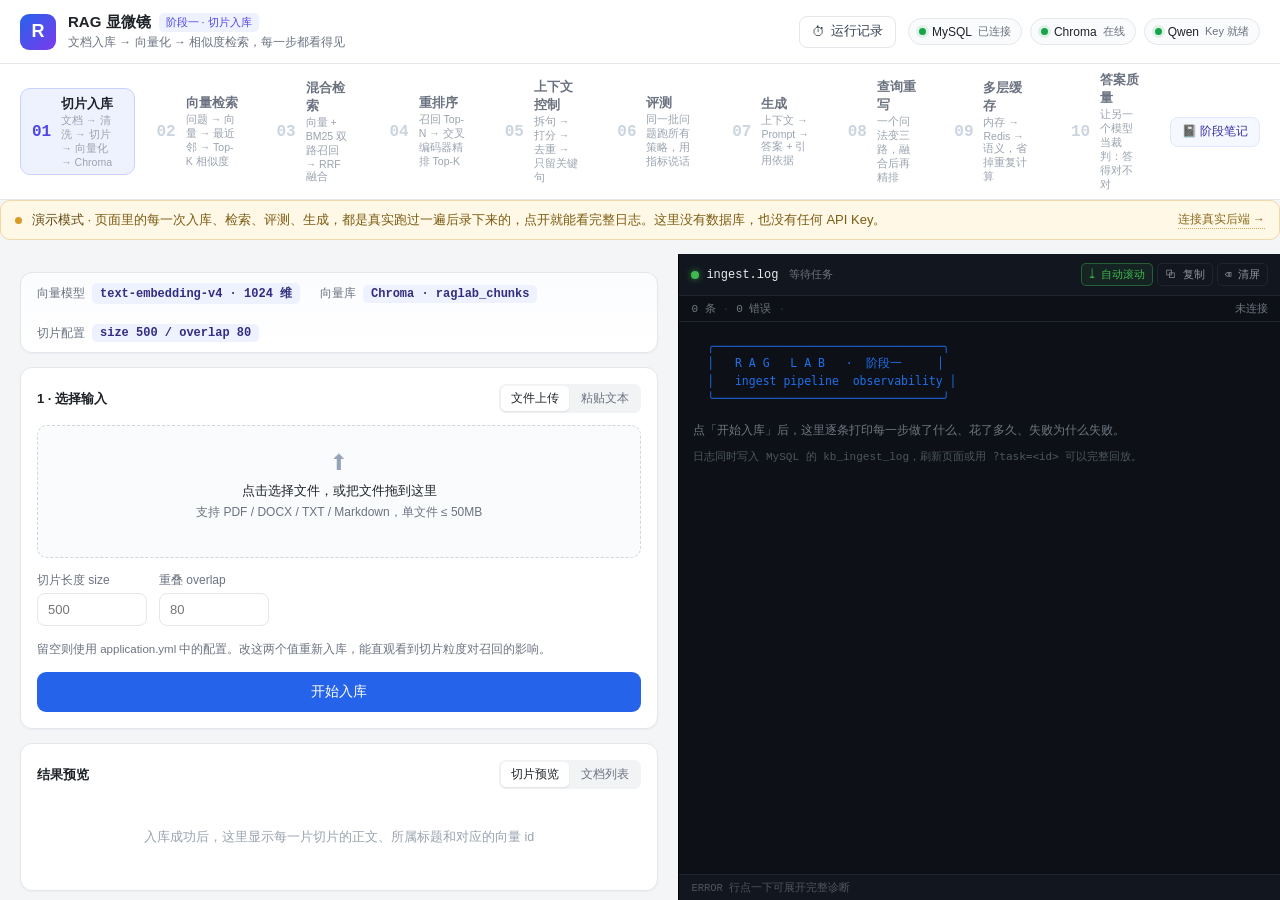
<file: index.html>
<!DOCTYPE html>
<html lang="zh-CN">
<head>
    <meta charset="UTF-8">
    <meta name="viewport" content="width=device-width, initial-scale=1.0">
    <title>RAG 显微镜 · 每一步都看得见</title>
    <link rel="stylesheet" href="./style.css?v=13">
</head>
<body>
<div class="app">
    <header class="topbar">
        <div class="brand">
            <div class="logo">R</div>
            <div class="brand-text">
                <h1>RAG 显微镜 <span class="phase" id="phaseBadge">阶段一 · 切片入库</span></h1>
                <p>文档入库 → 向量化 → 相似度检索，每一步都看得见</p>
            </div>
        </div>
        <div class="top-right">
            <button class="ghost-btn" id="btnRuns" title="查看历史运行记录（入库 / 检索）">
                <span class="gb-icon">⏱</span>
                <span>运行记录</span>
            </button>
            <div class="health" id="health">
                <div class="pill" data-key="mysql"><i></i><span>MySQL</span><em>检测中</em></div>
                <div class="pill" data-key="chroma"><i></i><span>Chroma</span><em>检测中</em></div>
                <div class="pill" data-key="qwen"><i></i><span>Qwen</span><em>检测中</em></div>
            </div>
        </div>
    </header>

    <!-- ==================== 阶段导航 ==================== -->
    <nav class="stage-nav">
        <button class="stage-tab active" data-stage="1">
            <span class="st-num">01</span>
            <span class="st-text">
                <b>切片入库</b>
                <i>文档 → 清洗 → 切片 → 向量化 → Chroma</i>
            </span>
        </button>
        <button class="stage-tab" data-stage="2">
            <span class="st-num">02</span>
            <span class="st-text">
                <b>向量检索</b>
                <i>问题 → 向量 → 最近邻 → Top-K 相似度</i>
            </span>
        </button>
        <button class="stage-tab" data-stage="3">
            <span class="st-num">03</span>
            <span class="st-text">
                <b>混合检索</b>
                <i>向量 + BM25 双路召回 → RRF 融合</i>
            </span>
        </button>
        <button class="stage-tab" data-stage="4">
            <span class="st-num">04</span>
            <span class="st-text">
                <b>重排序</b>
                <i>召回 Top-N → 交叉编码器精排 Top-K</i>
            </span>
        </button>
        <button class="stage-tab" data-stage="5">
            <span class="st-num">05</span>
            <span class="st-text">
                <b>上下文控制</b>
                <i>拆句 → 打分 → 去重 → 只留关键句</i>
            </span>
        </button>
        <button class="stage-tab" data-stage="6">
            <span class="st-num">06</span>
            <span class="st-text">
                <b>评测</b>
                <i>同一批问题跑所有策略，用指标说话</i>
            </span>
        </button>
        <button class="stage-tab" data-stage="7">
            <span class="st-num">07</span>
            <span class="st-text">
                <b>生成</b>
                <i>上下文 → Prompt → 答案 + 引用依据</i>
            </span>
        </button>
        <button class="stage-tab" data-stage="8">
            <span class="st-num">08</span>
            <span class="st-text">
                <b>查询重写</b>
                <i>一个问法变三路，融合后再精排</i>
            </span>
        </button>
        <button class="stage-tab" data-stage="9">
            <span class="st-num">09</span>
            <span class="st-text">
                <b>多层缓存</b>
                <i>内存 → Redis → 语义，省掉重复计算</i>
            </span>
        </button>
        <button class="stage-tab" data-stage="10">
            <span class="st-num">10</span>
            <span class="st-text">
                <b>答案质量</b>
                <i>让另一个模型当裁判：答得对不对</i>
            </span>
        </button>
        <button class="note-btn" id="btnNotes" title="跳到当前阶段的笔记：开发总结 + 学习笔记">📓 阶段笔记</button>
    </nav>

    <main class="workspace">
        <div class="stage-panes">
        <!-- ==================== 阶段一：入库 ==================== -->
        <section class="left" id="stage1Pane">
            <div class="card pipeline-info">
                <div class="pi-row"><span>向量模型</span><b id="piModel">检测中…</b></div>
                <div class="pi-row"><span>向量库</span><b id="piChroma">检测中…</b></div>
                <div class="pi-row"><span>切片配置</span><b id="piChunk">检测中…</b></div>
            </div>

            <div class="card">
                <div class="card-head">
                    <h2>1 · 选择输入</h2>
                    <div class="tabs">
                        <button class="tab active" data-tab="file">文件上传</button>
                        <button class="tab" data-tab="text">粘贴文本</button>
                    </div>
                </div>

                <div class="tab-body" id="pane-file">
                    <div class="dropzone" id="dropzone">
                        <input type="file" id="fileInput" accept=".pdf,.docx,.txt,.md,.markdown" hidden>
                        <div class="dz-icon">⬆</div>
                        <div class="dz-main">点击选择文件，或把文件拖到这里</div>
                        <div class="dz-sub">支持 PDF / DOCX / TXT / Markdown，单文件 ≤ 50MB</div>
                        <div class="dz-file" id="pickedFile"></div>
                    </div>
                </div>

                <div class="tab-body hidden" id="pane-text">
                    <input type="text" id="textName" class="input" placeholder="文档名（用于检索时溯源）">
                    <textarea id="textBody" class="textarea" rows="9"
                              placeholder="把文章或笔记粘进来，Markdown 标题会被识别成切片上下文…"></textarea>
                </div>

                <div class="params">
                    <label>
                        <span>切片长度 size</span>
                        <input type="number" id="chunkSize" class="input num" placeholder="500" min="100" max="4000">
                    </label>
                    <label>
                        <span>重叠 overlap</span>
                        <input type="number" id="chunkOverlap" class="input num" placeholder="80" min="0" max="500">
                    </label>
                    <p class="hint">留空则使用 application.yml 中的配置。改这两个值重新入库，能直观看到切片粒度对召回的影响。</p>
                </div>

                <button class="primary" id="btnStart">
                    <span class="btn-text">开始入库</span>
                    <span class="spinner hidden"></span>
                </button>
            </div>

            <div class="card" id="taskCard" style="display:none">
                <div class="card-head">
                    <h2>2 · 任务进度</h2>
                    <span class="badge-status" id="taskStatus">RUNNING</span>
                </div>
                <div class="task-line" id="taskMeta"></div>
                <div class="progress"><div class="progress-bar" id="progressBar"></div></div>
                <div class="task-stats">
                    <div><span id="statStage">—</span><small>当前步骤</small></div>
                    <div><span id="statChunks">0</span><small>切片数</small></div>
                    <div><span id="statVectors">0</span><small>已写向量</small></div>
                    <div><span id="statCost">0ms</span><small>耗时</small></div>
                </div>
                <div class="task-error hidden" id="taskError"></div>
            </div>

            <div class="card">
                <div class="card-head">
                    <h2>结果预览</h2>
                    <div class="tabs">
                        <button class="tab active" data-result="chunks">切片预览</button>
                        <button class="tab" data-result="docs">文档列表</button>
                    </div>
                </div>
                <div id="chunkPane" class="result-pane">
                    <div class="empty">入库成功后，这里显示每一片切片的正文、所属标题和对应的向量 id</div>
                </div>
                <div id="docPane" class="result-pane hidden">
                    <div class="empty">还没有入库过文档</div>
                </div>
            </div>
        </section>

        <!-- ==================== 阶段二：检索 ==================== -->
        <section class="left hidden" id="stage2Pane">
            <div class="card pipeline-info">
                <div class="pi-row"><span>检索方式</span><b>纯向量检索 · baseline</b></div>
                <div class="pi-row"><span>距离度量</span><b>cosine</b></div>
                <div class="pi-row"><span>相似度</span><b>1 - 距离</b></div>
            </div>

            <div class="card">
                <div class="card-head">
                    <h2>1 · 提问</h2>
                    <span class="hint-inline">用和文档同一个模型向量化</span>
                </div>
                <textarea id="queryInput" class="textarea" rows="3"
                          placeholder="问点什么，比如：大模型的幻觉问题怎么解决？（回车检索，Shift+回车换行）"></textarea>
                <div class="retrieve-bar">
                    <label>
                        <span>Top-K</span>
                        <select id="topK" class="input">
                            <option value="3">3</option>
                            <option value="5" selected>5</option>
                            <option value="8">8</option>
                            <option value="10">10</option>
                        </select>
                    </label>
                    <button class="primary" id="btnRetrieve">
                        <span class="btn-text">开始检索</span>
                        <span class="spinner hidden"></span>
                    </button>
                </div>
            </div>

            <div class="card" id="traceCard" style="display:none">
                <div class="card-head">
                    <h2>2 · 检索轨迹</h2>
                    <span class="badge-status" id="traceStatus">RUNNING</span>
                </div>
                <div class="task-stats">
                    <div><span id="tsDim">—</span><small>问题向量维度</small></div>
                    <div><span id="tsNorm">—</span><small>L2 范数</small></div>
                    <div><span id="tsTotal">—</span><small>库内向量数</small></div>
                    <div><span id="tsCost">—</span><small>总耗时</small></div>
                </div>
                <div class="ts-vector" id="tsVector"></div>
            </div>

            <div class="card">
                <div class="card-head">
                    <h2>3 · 命中结果</h2>
                    <span class="hint-inline" id="hitCount">等待检索</span>
                </div>
                <div id="hitPane" class="result-pane">
                    <div class="empty">提问后这里按相似度从高到低列出 Top-K。
                        点任意一条可以跳到阶段一，看这一片是怎么切出来的、向量长什么样。</div>
                </div>
            </div>

            <div class="card learn-note">
                <h4>快速理解这一步</h4>
                <p>
                    这里是<b>最朴素的向量检索</b>：问题转向量 → 在库里找最近的 K 条 → 按相似度排序。
                    不加任何优化，所以它是一把<b>尺子</b> —— 后面做混合检索、重排、查询重写，
                    都要拿这里的结果当对照，才知道到底提升没有。
                </p>
                <p>
                    观察两件事：
                </p>
                <ul>
                    <li><b>Top1 不一定是最能回答问题的</b>。向量只算「语义像不像」，
                        分不清「讲了这个概念」和「回答了这个问题」。这次 Top1 是
                        「为什么这么做有效？」，而直接给答案的排在 #2。</li>
                    <li><b>无关内容会混进来</b>。相似度 0.58 这种分数，主题沾边但答非所问。
                        Top-K 里通常只有前 1-2 条真正有用，这就是后面要压缩上下文的原因。</li>
                </ul>
                <p class="dim">
                    相似度落在 0.5~0.7 之间很常见 —— 中文语义向量本身就在这个区间浮动，
                    绝对值不代表好坏，<b>相对排序</b>才是。
                </p>
            </div>
        </section>

        <!-- ==================== 阶段三：混合检索 ==================== -->
        <section class="left hidden" id="stage3Pane">
            <div class="card pipeline-info">
                <div class="pi-row"><span>召回</span><b>向量 + BM25 双路</b></div>
                <div class="pi-row"><span>融合</span><b>RRF · 只看排名</b></div>
                <div class="pi-row"><span>分词</span><b>数字整串 + 中文 bigram</b></div>
            </div>

            <div class="card">
                <div class="card-head">
                    <h2>1 · 提问</h2>
                    <span class="hint-inline">两路各召回 N 条，RRF 融合后取 Top-K</span>
                </div>
                <textarea id="hybridQuery" class="textarea" rows="3"
                          placeholder="试试：match-case 语法怎么用（回车检索，Shift+回车换行）"></textarea>
                <div class="hybrid-params">
                    <label><span>向量 Top-N</span>
                        <input type="number" id="vecTopN" class="input num" value="20" min="5" max="50"></label>
                    <label><span>BM25 Top-N</span>
                        <input type="number" id="bm25TopN" class="input num" value="20" min="5" max="50"></label>
                    <label><span>最终 Top-K</span>
                        <select id="hybridTopK" class="input">
                            <option value="3">3</option>
                            <option value="5" selected>5</option>
                            <option value="8">8</option>
                        </select>
                    </label>
                    <label><span>RRF k</span>
                        <input type="number" id="rrfK" class="input num" value="60" min="1" max="1000"></label>
                </div>
                <button class="primary" id="btnHybrid">
                    <span class="btn-text">开始混合检索</span>
                    <span class="spinner hidden"></span>
                </button>
            </div>

            <div class="card" id="hybridTraceCard" style="display:none">
                <div class="card-head">
                    <h2>2 · 双路召回概览</h2>
                    <span class="badge-status" id="hybridStatus">RUNNING</span>
                </div>
                <div class="task-stats">
                    <div><span id="hyVecCount">—</span><small>向量召回</small></div>
                    <div><span id="hyBm25Count">—</span><small>BM25 召回</small></div>
                    <div><span id="hyOverlap">—</span><small>两路重叠</small></div>
                    <div><span id="hyCost">—</span><small>总耗时</small></div>
                </div>
                <div class="ts-vector" id="hyTokens"></div>
            </div>

            <div class="card">
                <div class="card-head">
                    <h2>3 · RRF 融合结果</h2>
                    <span class="hint-inline" id="hybridHitCount">等待检索</span>
                </div>
                <div id="hybridHitPane" class="result-pane">
                    <div class="empty">检索后这里按 RRF 分数排序，每条都会标注它在两路里原本排第几。</div>
                </div>
            </div>

            <div class="card learn-note">
                <h4>快速理解这一步</h4>
                <p>
                    <b>为什么加 BM25？</b> 向量检索算的是「语义像不像」，它分不清 Python 3.10 和 3.11；
                    BM25 算的是「这个词出现了没有」，能精确命中 <code>3.10</code> 这种字面量。
                    两路互补：一个管「意思接近」，一个管「字面对上」。
                </p>
                <p>
                    <b>为什么用 RRF 而不是加权求和？</b> 余弦相似度 0.62 和 BM25 分数 18.42 量纲完全不同，
                    没法相加（0.1 的余弦差等于多少 BM25 分？没人说得清）。RRF 只看排名，
                    把「第几名」换算成 <code>1/(k+rank)</code>，天然绕开量纲问题。
                </p>
                <p>
                    <b>观察这个：</b> 找一条 <span style="color:#16a34a;font-weight:600">双路</span> 标记的结果，
                    看它是不是在向量里排第 8、BM25 里排第 2，融合后顶到了第 1 —— 这就是「两边都说它相关」的加成。
                    <br>反过来，标 <span style="color:#d97706;font-weight:600">仅 BM25</span> 的那条，
                    通常是数字、编号、专业术语，向量模型完全没抓到。
                </p>
                <p class="dim">
                    ⚠️ RRF 也有副作用：它会给「两路都出现但都排中游」的候选加分，
                    偶尔把不相关的顶上来。如果日志里出现 <code>Top1 在两路里都不靠前</code> 的黄色警告，
                    就是这个情况 —— 那正是阶段四「重排序」要解决的问题。
                </p>
            </div>
        </section>

        <!-- ==================== 阶段四：重排序 ==================== -->
        <section class="left hidden" id="stage4Pane">
            <div class="card pipeline-info">
                <div class="pi-row"><span>两段式</span><b>召回 Top-N → 精排 Top-K</b></div>
                <div class="pi-row"><span>重排模型</span><b id="piRerankModel">gte-rerank-v2</b></div>
                <div class="pi-row"><span>模型类型</span><b>交叉编码器</b></div>
            </div>

            <div class="card">
                <div class="card-head">
                    <h2>1 · 提问</h2>
                    <span class="hint-inline">先粗召回，再让重排模型逐条判断相关性</span>
                </div>
                <textarea id="rerankQuery" class="textarea" rows="3"
                          placeholder="试试：Python 3.10 有什么新特性（回车检索）"></textarea>
                <div class="hybrid-params two">
                    <label><span>召回 Top-N</span>
                        <input type="number" id="recallTopN" class="input num" value="20" min="5" max="50"></label>
                    <label><span>保留 Top-K</span>
                        <select id="rerankTopK" class="input">
                            <option value="3">3</option>
                            <option value="5" selected>5</option>
                            <option value="8">8</option>
                        </select>
                    </label>
                </div>
                <button class="primary" id="btnRerank">
                    <span class="btn-text">开始重排</span>
                    <span class="spinner hidden"></span>
                </button>
            </div>

            <div class="card" id="rerankTraceCard" style="display:none">
                <div class="card-head">
                    <h2>2 · 重排概览</h2>
                    <span class="badge-status" id="rerankStatus">RUNNING</span>
                </div>
                <div class="task-stats">
                    <div><span id="rrRecall">—</span><small>召回候选</small></div>
                    <div><span id="rrScored">—</span><small>已打分</small></div>
                    <div><span id="rrTop1">—</span><small>Top1 重排分</small></div>
                    <div><span id="rrCost">—</span><small>总耗时</small></div>
                </div>
            </div>

            <div class="card">
                <div class="card-head">
                    <h2>3 · 重排结果</h2>
                    <span class="hint-inline" id="rerankHitCount">等待检索</span>
                </div>
                <div id="rerankHitPane" class="result-pane">
                    <div class="empty">重排后这里按相关性分排序，每条标注它在召回时的原始排名和升降幅度。</div>
                </div>
            </div>

            <div class="card" id="droppedCard" style="display:none">
                <div class="card-head">
                    <h2>被挤出的候选</h2>
                    <span class="hint-inline">召回时在 Top-K 内，重排后掉出去</span>
                </div>
                <div id="droppedPane" class="result-pane"></div>
            </div>

            <div class="card learn-note">
                <h4>快速理解这一步</h4>
                <p>
                    <b>为什么要两段？</b> 交叉编码器太慢，不可能对全库跑。所以先用便宜的向量 + BM25
                    从几万条里粗筛出 20 条（召回），再用贵的重排模型逐条精判（精排）。
                    这就是工业界的标准做法：<code>召回负责「不漏」，精排负责「准」</code>。
                </p>
                <p>
                    <b>双塔 vs 交叉编码器</b>，差别在「query 和 doc 有没有见过面」：
                </p>
                <ul>
                    <li><b>双塔（embedding）</b>：query 编码一次、doc 编码一次，两个向量算距离。
                        doc 可以离线预算好，所以快 —— 但它俩从没见过面，只能比「整体像不像」。</li>
                    <li><b>交叉编码器（rerank）</b>：把 query 和 doc <b>拼在一起</b>送进模型，
                        能看到「python」和「3.10」这两个词是怎么互相作用的。
                        所以慢，但能分清 3.10 和 3.11。</li>
                </ul>
                <p>
                    <b>重点看「↑N」</b>：一条内容召回时排第 13，重排后升到第 1 —— 这就是重排在做的事。
                    反过来，标「↓N」的被压下去了，说明它只是「字面沾边」但不是真答案。
                    如果出现「被挤出的候选」卡片，那些内容原本会被当成最相关喂给大模型。
                </p>
                <p class="dim">
                    实测：问「Python 3.10 有什么新特性」，3.10 那段 rerank <b>0.5287</b>，
                    3.11 那段只有 <b>0.1857</b> —— 向量检索分不出来的，这里分得清清楚楚。
                </p>
            </div>
        </section>

        <!-- ==================== 阶段五：上下文控制 ==================== -->
        <section class="left hidden" id="stage5Pane">
            <div class="card pipeline-info">
                <div class="pi-row"><span>链路</span><b>召回 → 重排 → 拆句 → 压缩</b></div>
                <div class="pi-row"><span>打分策略</span><b id="piCtxStrategy">VECTOR</b></div>
                <div class="pi-row"><span>输出</span><b>可直接拼进 Prompt</b></div>
            </div>

            <div class="card">
                <div class="card-head">
                    <h2>1 · 提问</h2>
                    <span class="hint-inline">只保留真正回答问题的句子</span>
                </div>
                <textarea id="ctxQuery" class="textarea" rows="3"
                          placeholder="试试：数字化交付的模型深度要求（回车生成上下文）"></textarea>
                <div class="hybrid-params four">
                    <label><span>召回 Top-N</span>
                        <input type="number" id="ctxRecall" class="input num" value="20" min="5" max="50"></label>
                    <label><span>源切片 Top-K</span>
                        <input type="number" id="ctxTopK" class="input num" value="5" min="1" max="10"></label>
                    <label><span>打分策略</span>
                        <select id="ctxStrategy" class="input">
                            <option value="VECTOR">向量（准）</option>
                            <option value="KEYWORD">关键词（快）</option>
                        </select>
                    </label>
                    <label><span>字数上限</span>
                        <input type="number" id="ctxMaxChars" class="input num" value="1200" min="200" max="6000"></label>
                </div>
                <button class="primary" id="btnContext">
                    <span class="btn-text">生成上下文</span>
                    <span class="spinner hidden"></span>
                </button>
            </div>

            <div class="card" id="ctxTraceCard" style="display:none">
                <div class="card-head">
                    <h2>2 · 压缩效果</h2>
                    <span class="badge-status" id="ctxStatus">RUNNING</span>
                </div>
                <div class="compress-visual">
                    <div class="cv-side">
                        <span id="cvOriginChars">—</span>
                        <small>压缩前（源切片总字数）</small>
                    </div>
                    <div class="cv-arrow">→</div>
                    <div class="cv-side final">
                        <span id="cvFinalChars">—</span>
                        <small>压缩后（上下文）</small>
                    </div>
                    <div class="cv-ratio">
                        <b id="cvRatio">—</b>
                        <small>保留比例</small>
                    </div>
                </div>
                <div class="task-stats">
                    <div><span id="cvTokens">—</span><small>tokens 估算</small></div>
                    <div><span id="cvSentences">—</span><small>选中句子</small></div>
                    <div><span id="cvDedup">—</span><small>去重丢弃</small></div>
                    <div><span id="cvCost">—</span><small>总耗时</small></div>
                </div>
            </div>

            <div class="card">
                <div class="card-head">
                    <h2>3 · 最终上下文</h2>
                    <span class="hint-inline">按原文顺序拼接，可直接复制进 Prompt</span>
                    <button id="btnCopyCtx" class="mini-btn">复制</button>
                </div>
                <pre class="ctx-preview" id="ctxPreview">等待生成…</pre>
            </div>

            <div class="card">
                <div class="card-head">
                    <h2>4 · 选中的句子</h2>
                    <span class="hint-inline" id="ctxSentCount">—</span>
                </div>
                <div id="ctxSentencePane" class="result-pane">
                    <div class="empty">生成后这里按原文顺序列出选中的句子，括号里是它的相关性分。</div>
                </div>
            </div>

            <div class="card" id="ctxSourceCard" style="display:none">
                <div class="card-head">
                    <h2>源切片贡献</h2>
                    <span class="hint-inline">每片拆了几句、被选中几句</span>
                </div>
                <div id="ctxSourcePane" class="result-pane"></div>
            </div>

            <div class="card learn-note">
                <h4>快速理解这一步</h4>
                <p>
                    <b>为什么还要压缩？</b> 前面四个阶段解决了「找到最相关的 5 片」，但 5 片加起来可能 2000 字，
                    而真正回答问题的往往只有两三句。全塞给大模型 → 贵、噪音多、容易被带偏。
                </p>
                <p>
                    <b>两个细节决定成败：</b>
                </p>
                <ul>
                    <li><b>去重必须有</b>。阶段一加的 overlap 会让相邻切片开头重复 80 字左右，
                        不去重的话你以为压缩了，其实是把同样的话说了两遍。</li>
                    <li><b>按原文顺序拼回去</b>。如果按分数从高到低排，句子顺序是跳跃的，
                        大模型理解起来费劲，人也读不通。</li>
                </ul>
                <p>
                    <b>策略对比可以自己试</b>：把「向量」切成「关键词」再跑一次同样的问题 ——
                    关键词模式毫秒级完成、不花钱，但你会看到它更容易被高频词带偏。
                    这就是文章说的「方案 2 更快但粗糙」。
                </p>
                <p class="dim">
                    分数参考：VECTOR 策略是句子与问题的余弦相似度，0.4~0.7 算相关；
                    KEYWORD 策略是覆盖率加权，绝对值不可比，只看相对排序。
                </p>
            </div>
        </section>

        <!-- ==================== 阶段六：评测 ==================== -->
        <section class="left hidden" id="stage6Pane">

            <div class="card">
                <div class="card-head">
                    <h2>06 · 跑一次评测</h2>
                    <span class="hint-inline" id="evalCaseCount">测试集读取中…</span>
                </div>

                <div class="eval-config">
                    <div class="ec-block">
                        <span class="ec-label">对比策略</span>
                        <div class="chk-group" id="evalStrategies">
                            <label class="chk"><input type="checkbox" value="VECTOR" checked><span>VECTOR</span></label>
                            <label class="chk"><input type="checkbox" value="HYBRID" checked><span>HYBRID</span></label>
                            <label class="chk"><input type="checkbox" value="RERANK" checked><span>RERANK</span></label>
                            <label class="chk"><input type="checkbox" value="CONTEXT" checked><span>CONTEXT</span></label>
                            <label class="chk"><input type="checkbox" value="REWRITE" checked><span>REWRITE</span></label>
                        </div>
                    </div>
                    <div class="ec-nums">
                        <label>Top-K
                            <input class="input" id="evalTopK" type="number" value="5" min="1" max="20">
                        </label>
                        <label>召回 N
                            <input class="input" id="evalRecall" type="number" value="20" min="5" max="50">
                        </label>
                    </div>
                </div>

                <button class="primary" id="btnEval">
                    <span class="spinner hidden"></span><span class="btn-text">开始评测</span>
                </button>
                <p class="hint-inline" style="margin-top:8px">
                    15 条用例 × 5 种策略约 50~70 秒 —— REWRITE 每条都要多调一次大模型。
                    每一步都在右侧日志里，包含每个用例每个策略的排名。
                </p>
            </div>

            <div class="card" id="evalSummaryCard" style="display:none">
                <div class="card-head">
                    <h2>策略对比</h2>
                    <span class="hint-inline" id="evalMeta"></span>
                </div>
                <div id="evalTable" class="result-pane"></div>
                <div id="evalCompress" class="compress-note" style="display:none"></div>
                <div class="eval-legend">
                    <b>Hit@1</b> 第一条就是相关 · <b>Hit@3</b> 前三条里有 · <b>Hit@K</b> 前 K 条里有 ·
                    <b>MRR</b> 1/第一条相关的排名（越接近 1 越靠前）·
                    <b>覆盖率</b> Top-K 里命中了几个期望关键词组<br>
                    同一批用例、同一个 Top-K 才有可比性。耗时不含问题向量化（四种策略共用一次）。
                </div>
            </div>

            <div class="card" id="evalMatrixCard" style="display:none">
                <div class="card-head">
                    <h2>逐用例明细</h2>
                    <span class="hint-inline">数字 = 第一条相关结果排第几，— = Top-K 里没有</span>
                </div>
                <div id="evalMatrix" class="result-pane"></div>
            </div>

            <div class="card">
                <div class="card-head">
                    <h2>测试集</h2>
                    <button class="mini-btn" id="btnToggleCaseForm">+ 添加用例</button>
                </div>

                <div class="case-form hidden" id="caseForm">
                    <div class="cf-row">
                        <label>用例名<input class="input" id="cfName" placeholder="如：坐标系要求"></label>
                        <label>难度
                            <select class="input" id="cfDiff">
                                <option value="EASY">EASY</option>
                                <option value="MEDIUM" selected>MEDIUM</option>
                                <option value="HARD">HARD</option>
                            </select>
                        </label>
                    </div>
                    <label>测试问题<input class="input" id="cfQuery" placeholder="三维模型应采用什么坐标系"></label>
                    <label>期望关键词<input class="input" id="cfExpect" placeholder="坐标系,2000 | 坐标系,CGCS2000"></label>
                    <div class="cf-actions">
                        <button class="mini-btn primary-mini" id="btnAddCase">保存用例</button>
                    </div>
                </div>

                <div id="caseList" class="result-pane"></div>
                <p class="hint-inline">
                    期望关键词格式：<code>坐标系,2000 | 坐标系,CGCS2000</code>
                    —— <code>|</code> 分组，逗号分隔的关键词必须同时出现才算命中；命中任意一组即算相关。
                </p>
            </div>

            <div class="card learn-note">
                <h4>快速理解这一步</h4>
                <p>
                    <b>没有评测，就没有优化。</b> 前面五个阶段的效果都是靠单个案例的观感判断的 ——
                    「看，3.10 排到第一了」。但换一个问题呢？改一下切片大小呢？
                    你没法回答「这次改动是变好了还是变差了」，只能说「好像好一点」。
                </p>
                <p>
                    <b>指标怎么读</b>：
                </p>
                <ul>
                    <li><b>Hit@1</b> 最严格 —— Top1 就是答案，直接决定大模型看到的重点。</li>
                    <li><b>Hit@K</b> 是「有救」—— 有相关就行，反正都会喂给模型。</li>
                    <li><b>MRR</b> 看「排得够不够靠前」，比 Hit 更细。</li>
                    <li><b>覆盖率</b> 看「答案是否完整」—— 一个问题需要两个条件时，只命中一个也算 Hit@1，但答案不全。</li>
                </ul>
                <p>
                    <b>别只看平均分。</b> 同样的 MRR 可能由完全不同的用例支撑。
                    点开逐用例明细，才能看出某个策略是「简单题都稳、难题全崩」，还是「整体都还行」。
                </p>
                <p class="dim">
                    诚实提醒：关键词判定只能验证字面命中，验证不了语义正确。
                    低分不一定是实现错，也可能是用例写得刁或者库里确实没有答案。
                    12 条用例的样本很小，一两条的差异不要过度解读。
                </p>
            </div>
        </section>

        <!-- ==================== 阶段七：生成 ==================== -->
        <section class="left hidden" id="stage7Pane">

            <div class="card">
                <div class="card-head">
                    <h2>07 · 提问</h2>
                    <span class="hint-inline" id="genModel">模型检测中…</span>
                </div>
                <textarea class="input" id="genQuery" rows="2"
                          placeholder="例：模型的采集深度应执行哪一级要求？资料不足时我会直说。"></textarea>
                <div class="retrieve-bar">
                    <label>Top-K
                        <select class="input" id="genTopK">
                            <option value="3">3</option>
                            <option value="5" selected>5</option>
                            <option value="8">8</option>
                        </select>
                    </label>
                    <label>召回 N
                        <select class="input" id="genRecall">
                            <option value="10">10</option>
                            <option value="20" selected>20</option>
                            <option value="30">30</option>
                        </select>
                    </label>
                    <button class="primary" id="btnGenerate">
                        <span class="spinner hidden"></span><span class="btn-text">生成答案</span>
                    </button>
                </div>
                <p class="hint-inline" style="margin-top:8px">
                    检索走「召回 + 重排 + 句子压缩」，只有压缩后的句子会进 Prompt —— 上面六个阶段的成果都用上了。
                </p>
            </div>

            <div class="card" id="genAnswerCard" style="display:none">
                <div class="card-head">
                    <h2>答案</h2>
                    <div class="gen-head-right">
                        <span class="badge-status" id="genStatus">RUNNING</span>
                        <button class="mini-btn" id="btnCopyAnswer">复制</button>
                    </div>
                </div>
                <div class="gen-meta" id="genMeta"></div>
                <div class="gen-answer" id="genAnswer"><div class="empty">生成中…</div></div>
                <p class="hint-inline">答案里的 <span class="cite-chip">1</span> 是依据编号，对应下面「引用依据」的第 1 条。</p>
            </div>

            <div class="card" id="genCiteCard" style="display:none">
                <div class="card-head">
                    <h2>引用依据</h2>
                    <span class="hint-inline" id="genCiteMeta"></span>
                </div>
                <div id="genCitePane" class="result-pane"></div>
            </div>

            <div class="card" id="genPromptCard" style="display:none">
                <div class="card-head">
                    <h2>发给模型的 Prompt</h2>
                    <span class="hint-inline">出问题时先看这里：是资料不对，还是提示词没约束住</span>
                </div>
                <div class="gen-tabs">
                    <button class="tab active" data-prompt="user">用户消息（资料+问题）</button>
                    <button class="tab" data-prompt="system">系统提示</button>
                </div>
                <pre class="gen-prompt" id="genPrompt"></pre>
            </div>

            <div class="card learn-note">
                <h4>快速理解这一步</h4>
                <p>
                    <b>生成是唯一「模型会说话」的一步，也是最容易掩盖问题的一步。</b>
                    答案读起来通顺，不代表它是从你的资料里来的 —— 大模型完全可以不看资料、
                    凭训练记忆编一段很像的。所以这里强制要求它按 <code>[编号]</code> 引用，
                    引用对不上就说明它没在用了。
                </p>
                <p><b>三个可以自己验证的点：</b></p>
                <ul>
                    <li><b>改 Top-K</b>：从 3 改成 8，prompt tokens 会涨，但答案不一定变好 ——
                        多出来的往往是噪音。这就是「上下文控制」的意义。</li>
                    <li><b>问一个库里没有的问题</b>：正确答案应该是「资料里没有提到」。
                        如果它一本正经地编，说明 prompt 的约束还不够硬。</li>
                    <li><b>看 prompt 原文</b>：很多「答非所问」一看 prompt 就明白了 ——
                        要么资料里根本没有答案，要么关键那句被压缩掉了。</li>
                </ul>
                <p class="dim">
                    成本口径：prompt_tokens 是大模型真实计费的输入量，和阶段五估算的「字 × 1.5」会有偏差，
                    以这里的真实值为准。
                </p>
            </div>
        </section>

        <!-- ==================== 阶段八：查询重写 ==================== -->
        <section class="left hidden" id="stage8Pane">

            <div class="card">
                <div class="card-head">
                    <h2>08 · 换几种问法</h2>
                    <span class="hint-inline">改写不是向量做的，是让大模型直接生成文本变体</span>
                </div>
                <textarea class="input" id="rwQuery" rows="2"
                          placeholder="试一句口语化的：模型要建多细才够 / 大模型瞎编怎么防"></textarea>
                <div class="retrieve-bar">
                    <label>变体数
                        <select class="input" id="rwVariants">
                            <option value="1">1</option>
                            <option value="2">2</option>
                            <option value="3" selected>3</option>
                            <option value="5">5</option>
                        </select>
                    </label>
                    <label>Top-K
                        <select class="input" id="rwTopK">
                            <option value="3">3</option>
                            <option value="5" selected>5</option>
                            <option value="8">8</option>
                        </select>
                    </label>
                    <label class="chk rw-chk"><input type="checkbox" id="rwRerank" checked><span>融合后重排</span></label>
                    <button class="primary" id="btnRewrite">
                        <span class="spinner hidden"></span><span class="btn-text">改写并检索</span>
                    </button>
                </div>
                <p class="hint-inline" style="margin-top:8px">
                    原查询永远保留在第一位，改写只是补充。每个变体各跑一遍混合检索，再按 RRF 融合。
                </p>
            </div>

            <div class="card" id="rwVariantCard" style="display:none">
                <div class="card-head">
                    <h2>变体</h2>
                    <span class="hint-inline" id="rwVariantMeta"></span>
                </div>
                <div id="rwVariantPane" class="result-pane"></div>
                <p class="hint-inline">
                    「新增」= 这个变体召回、但原查询没召回的条数。全是 0 说明这个变体在说废话。
                </p>
            </div>

            <div class="card" id="rwCompareCard" style="display:none">
                <div class="card-head">
                    <h2>重写前后对比</h2>
                    <span class="hint-inline" id="rwCompareMeta"></span>
                </div>
                <div id="rwComparePane" class="result-pane"></div>
            </div>

            <div class="card" id="rwResultCard" style="display:none">
                <div class="card-head">
                    <h2>融合结果</h2>
                    <span class="hint-inline" id="rwResultMeta"></span>
                </div>
                <div id="rwHitPane" class="result-pane"></div>
            </div>

            <div class="card learn-note">
                <h4>快速理解这一步（附实测结论）</h4>
                <p>
                    <b>改写解决的是「用词不匹配」</b>：用户说「瞎编」「靠不靠谱」，
                    文档里写「幻觉」「准确性」。BM25 完全匹配不上，向量也只能靠语义近似。
                    让大模型把同一个问题换几种说法，就能绕过这个鸿沟。
                </p>
                <p>
                    <b>但实测结论是：在这套语料上它没带来提升。</b>
                    15 条用例里，REWRITE 和 RERANK 的 Hit@1/Hit@3/Hit@5/MRR 几乎一模一样
                    （66.7% / 86.7% / 100% / 0.797），而每次提问多花约 1.2 秒和 170 tokens。
                </p>
                <ul>
                    <li><b>原因一：</b>语料只有 2 篇文档、1160 片，向量检索本身就够用 ——
                        文章里也写了「知识库小于 1 万条时改写收益有限」。</li>
                    <li><b>原因二：</b>我的测试集大多是「文档式提问」，用词本来就和原文重合。
                        改写只在「口语 vs 文档」鸿沟大时才见效。</li>
                    <li><b>原因三：</b>融合之后又用原问题做了一次重排，这一步会把变体带进来的
                        差异重新压回原查询的语义上 —— 两个优化互相抵消。</li>
                </ul>
                <p>
                    <b>所以这一阶段的真正产出不是「更准」，而是「知道自己为什么不该用它」。</b>
                    没有评测集，你只会看到「加了改写」四个字，然后默认它有用。
                </p>
                <p class="dim">
                    可以自己验证：把「融合后重排」关掉再跑一次 —— 指标会变差（Hit@5 86.7% vs 100%），
                    说明融合的排序质量不如重排，两者叠加时是重排在兜底。这也解释了为什么
                    默认配置保留了重排。
                </p>
            </div>
        </section>

        <!-- ==================== 阶段九：多层缓存 ==================== -->
        <section class="left hidden" id="stage9Pane">

            <div class="card">
                <div class="card-head">
                    <h2>09 · 缓存状态</h2>
                    <div class="cache-actions">
                        <button class="mini-btn" id="btnCacheRefresh">刷新</button>
                        <button class="mini-btn" id="btnCacheClearL1" title="只清内存层，用来验证 L2 是否生效">只清 L1</button>
                        <button class="mini-btn danger-mini" id="btnCacheClear">清空全部</button>
                    </div>
                </div>

                <div class="cache-grid">
                    <div class="cache-layer">
                        <div class="cl-head"><b>L1</b><span>内存 · LRU</span></div>
                        <div class="cl-main" id="cacheL1Size">—</div>
                        <div class="cl-sub">命中 <span id="cacheL1Hits">0</span> 次</div>
                        <div class="cl-note">进程内，最快，重启即失</div>
                    </div>
                    <div class="cache-layer">
                        <div class="cl-head"><b>L2</b><span>Redis · 持久</span></div>
                        <div class="cl-main" id="cacheL2Size">—</div>
                        <div class="cl-sub">命中 <span id="cacheL2Hits">0</span> 次</div>
                        <div class="cl-note" id="cacheRedisAddr">—</div>
                    </div>
                    <div class="cache-layer">
                        <div class="cl-head"><b>L3</b><span>语义 · 相似即可</span></div>
                        <div class="cl-main" id="cacheL3Size">—</div>
                        <div class="cl-sub">命中 <span id="cacheL3Hits">0</span> 次</div>
                        <div class="cl-note" id="cacheThreshold">阈值 —</div>
                    </div>
                    <div class="cache-layer total">
                        <div class="cl-head"><b>总命中率</b><span id="cacheRateSub"></span></div>
                        <div class="cl-main" id="cacheHitRate">—</div>
                        <div class="cl-sub">未命中 <span id="cacheMisses">0</span> 次</div>
                        <div class="cl-note" id="cacheTtl">TTL —</div>
                    </div>
                </div>
                <p class="hint-inline">
                    三个数字的关系：L1 是进程内缓存，L2 是 Redis（重启后还在），L3 靠向量相似度兜「换了个说法」。
                    「只清 L1」之后同一问题仍应命中 L2 —— 这是验证多层是否真的接上的最快办法。
                </p>
            </div>

            <div class="card">
                <div class="card-head">
                    <h2>一键跑通三层</h2>
                    <span class="hint-inline">依次：清空 → 首问 → 重复问 → 清 L1 → 再问 → 换个说法</span>
                </div>
                <div class="retrieve-bar">
                    <label style="flex:1">基准问题
                        <input class="input" id="cacheDemoQuery" value="模型的采集深度应执行哪一级要求">
                    </label>
                </div>
                <div class="retrieve-bar">
                    <label style="flex:1">同义问题（换个说法）
                        <input class="input" id="cacheDemoParaphrase" value="模型的采集深度执行哪一级">
                    </label>
                    <button class="primary" id="btnCacheDemo">
                        <span class="spinner hidden"></span><span class="btn-text">跑一遍</span>
                    </button>
                </div>
                <div id="cacheDemoPane" class="result-pane" style="margin-top:12px">
                    <div class="empty">点「跑一遍」：第一次走完整链路（约 5~7 秒），后面几次应该都是毫秒级。</div>
                </div>
                <p class="hint-inline">
                    会真实调用一次大模型（首问）+ 三次缓存读取，共约 10 秒。
                </p>
            </div>

            <div class="card">
                <div class="card-head">
                    <h2>只查缓存</h2>
                    <span class="hint-inline">不生成，只看「现在有没有被缓存」</span>
                </div>
                <div class="retrieve-bar">
                    <label style="flex:1">问题
                        <input class="input" id="cacheProbeQuery" placeholder="模型的采集深度执行哪一级">
                    </label>
                    <button class="mini-btn" id="btnCacheProbe">查一下</button>
                </div>
                <div id="cacheProbePane" class="result-pane" style="margin-top:10px"></div>
                <p class="hint-inline">
                    未命中时也会显示「最相似的历史问题有多像」—— 差多少、阈值该不该调，一眼能看出来。
                </p>
            </div>

            <div class="card learn-note">
                <h4>快速理解这一步</h4>
                <p>
                    <b>缓存是唯一能把 5 秒变成 5 毫秒的优化。</b> 但它不产生任何新能力，只是复用旧结果 ——
                    所以「什么时候失效」比「怎么缓存」更重要。
                </p>
                <ul>
                    <li><b>键要包含参数</b>：同一个问题，Top-K=3 和 Top-K=8 的结果不同，不能共用一份缓存。</li>
                    <li><b>入库必须清缓存</b>：知识库变了，旧答案就是错的，而且页面上完全看不出来。</li>
                    <li><b>语义阈值必须实测</b>：本项目里同义改写相似度只有 0.68~0.84，文章推荐的 0.95
                        在这套模型上等于关闭语义缓存。数字是按模型来的，不是按经验来的。</li>
                </ul>
                <p class="dim">
                    实测：L1 命中约 5~60ms，L2 约 40~90ms，未命中（走完整 RAG + 生成）约 4~7 秒。
                </p>
            </div>
        </section>

        <!-- ==================== 阶段十：答案质量评测 ==================== -->
        <section class="left hidden" id="stage10Pane">

            <div class="card">
                <div class="card-head">
                    <h2>10 · 让另一个模型来批卷</h2>
                    <span class="hint-inline" id="aqCaseCount">测试集读取中…</span>
                </div>

                <div class="eval-config">
                    <div class="ec-block">
                        <span class="ec-label">量哪四项</span>
                        <div class="chk-group">
                            <label class="chk"><input type="checkbox" checked disabled><span>忠实度</span></label>
                            <label class="chk"><input type="checkbox" checked disabled><span>答案相关度</span></label>
                            <label class="chk"><input type="checkbox" checked disabled><span>上下文精度</span></label>
                            <label class="chk"><input type="checkbox" checked disabled><span>要点覆盖</span></label>
                        </div>
                    </div>
                    <div class="ec-nums">
                        <label>Top-K
                            <input class="input" id="aqTopK" type="number" value="5" min="1" max="10">
                        </label>
                    </div>
                </div>

                <button class="primary" id="btnAnswerEval">
                    <span class="spinner hidden"></span><span class="btn-text">开始评测</span>
                </button>
                <p class="hint-inline" style="margin-top:8px">
                    每条用例要跑一次完整生成 + 3 次裁判调用，9 条约 1~2 分钟。
                    这一步量的是「答得对不对」—— 阶段六量的是「有没有检到」。
                </p>
            </div>

            <div class="card" id="aqScoreCard" style="display:none">
                <div class="card-head">
                    <h2>四项指标</h2>
                    <span class="hint-inline" id="aqMeta"></span>
                </div>
                <div class="aq-score-grid" id="aqScores"></div>
                <div class="aq-verdict" id="aqVerdict"></div>
            </div>

            <div class="card" id="aqCaseCard" style="display:none">
                <div class="card-head">
                    <h2>逐用例</h2>
                    <span class="hint-inline">点任意一行，看裁判逐条给出的理由</span>
                </div>
                <div id="aqCaseTable" class="result-pane"></div>
            </div>

            <div class="card" id="aqDetailCard" style="display:none">
                <div class="card-head">
                    <h2 id="aqDetailTitle">用例详情</h2>
                    <span class="hint-inline" id="aqDetailSub"></span>
                </div>
                <div id="aqDetail" class="result-pane"></div>
            </div>

            <div class="card learn-note">
                <h4>快速理解这一步</h4>
                <p>
                    <b>检索对了，不代表答得对。</b> 阶段六那套 Hit@K / MRR 只看「相关切片有没有进 Top-K」，
                    它完全不管模型拿这些切片说了什么 —— 所以会出现「命中率 86.7%，答案一半是编的」。
                </p>
                <ul>
                    <li><b>忠实度</b>：把答案拆成陈述，逐条问「上下文能推出来吗」。低于 1 就说明有模型自己补的话。</li>
                    <li><b>答案相关度</b>：从答案倒推 3 个问题，和原问题算向量相似度。答非所问会在这里掉。</li>
                    <li><b>上下文精度</b>：Top-K 里真正有用的比例，按位置加权 —— 排第一却没用扣得更多。</li>
                    <li><b>要点覆盖</b>：期望要点有多少进了上下文。这项掉分是检索的锅，不是模型的锅。</li>
                </ul>
                <p class="dim">
                    裁判必须换一个模型。让 qwen-plus 给自己的答案打分，分数会系统性偏高 ——
                    这是 LLM-as-judge 最常见、也最容易被忽略的坑。
                </p>
            </div>
        </section>
        </div><!-- /.stage-panes -->
        <!-- ==================== 右：日志黑窗口 ==================== -->        <aside class="log-panel">
            <div class="log-head">
                <div class="log-title">
                    <i class="dot"></i>
                    <span>ingest.log</span>
                    <span class="log-task" id="logTaskId">等待任务</span>
                </div>
                <div class="log-tools">
                    <button id="btnAuto" class="tool on" title="新日志自动滚到底部">⤓ 自动滚动</button>
                    <button id="btnCopy" class="tool" title="复制全部日志">⧉ 复制</button>
                    <button id="btnClear" class="tool" title="只清屏，不影响服务端记录">⌫ 清屏</button>
                </div>
            </div>
            <div class="log-stats">
                <span id="logCount">0 条</span>
                <span class="sep">·</span>
                <span id="logErrors" class="err-count">0 错误</span>
                <span class="sep">·</span>
                <span id="logConn" class="conn idle">未连接</span>
            </div>
            <div class="log-body" id="logBody">
                <div class="log-welcome">
                    <pre>  ╭─────────────────────────────────╮
  │   R A G   L A B   ·  阶段一     │
  │   ingest pipeline  observability │
  ╰─────────────────────────────────╯</pre>
                    <p>点「开始入库」后，这里逐条打印每一步做了什么、花了多久、失败为什么失败。</p>
                    <p class="dim">日志同时写入 MySQL 的 kb_ingest_log，刷新页面或用 <code>?task=&lt;id&gt;</code> 可以完整回放。</p>
                </div>
            </div>
            <div class="log-foot">
                <span id="logFootHint">ERROR 行点一下可展开完整诊断</span>
            </div>
        </aside>
    </main>
</div>

<!-- ============ 切片解剖抽屉 ============ -->
<div class="drawer-mask hidden" id="drawerMask"></div>
<aside class="drawer hidden" id="drawer">
    <div class="drawer-head">
        <div class="dh-left">
            <h3 id="dwTitle">切片 #0</h3>
            <p id="dwSub"></p>
        </div>
        <button class="drawer-close" id="dwClose" title="关闭 (Esc)">✕</button>
    </div>
    <div class="drawer-body" id="dwBody"></div>
</aside>

<!-- ============ 运行记录抽屉 ============ -->
<aside class="drawer run-drawer hidden" id="runDrawer">
    <div class="drawer-head">
        <div class="dh-left">
            <h3>运行记录</h3>
            <p id="runSummary">加载中…</p>
        </div>
        <button class="drawer-close" id="runClose" title="关闭 (Esc)">✕</button>
    </div>
    <div class="run-filters">
        <div class="rf-group">
            <button class="rf active" data-type="ALL">全部</button>
            <button class="rf" data-type="INGEST">入库</button>
            <button class="rf" data-type="RETRIEVE">向量检索</button>
            <button class="rf" data-type="HYBRID">混合检索</button>
        </div>
        <label class="rf-fail">
            <input type="checkbox" id="runOnlyFailed"> 只看失败
        </label>
    </div>
    <div class="drawer-body" id="runBody">
        <div class="empty">点击某条记录，可以回放它当时的完整日志</div>
    </div>
</aside>

<script src="./notes.js?v=13"></script>
<script src="./demo-boot.js?v=13"></script>
<script src="./app.js?v=13"></script>
<!-- 访问统计：注册 GoatCounter 后，把 analytics.js 里的 CODE 填上即可生效 -->
<script src="./analytics.js?v=13"></script>
</body>
</html>
</file>
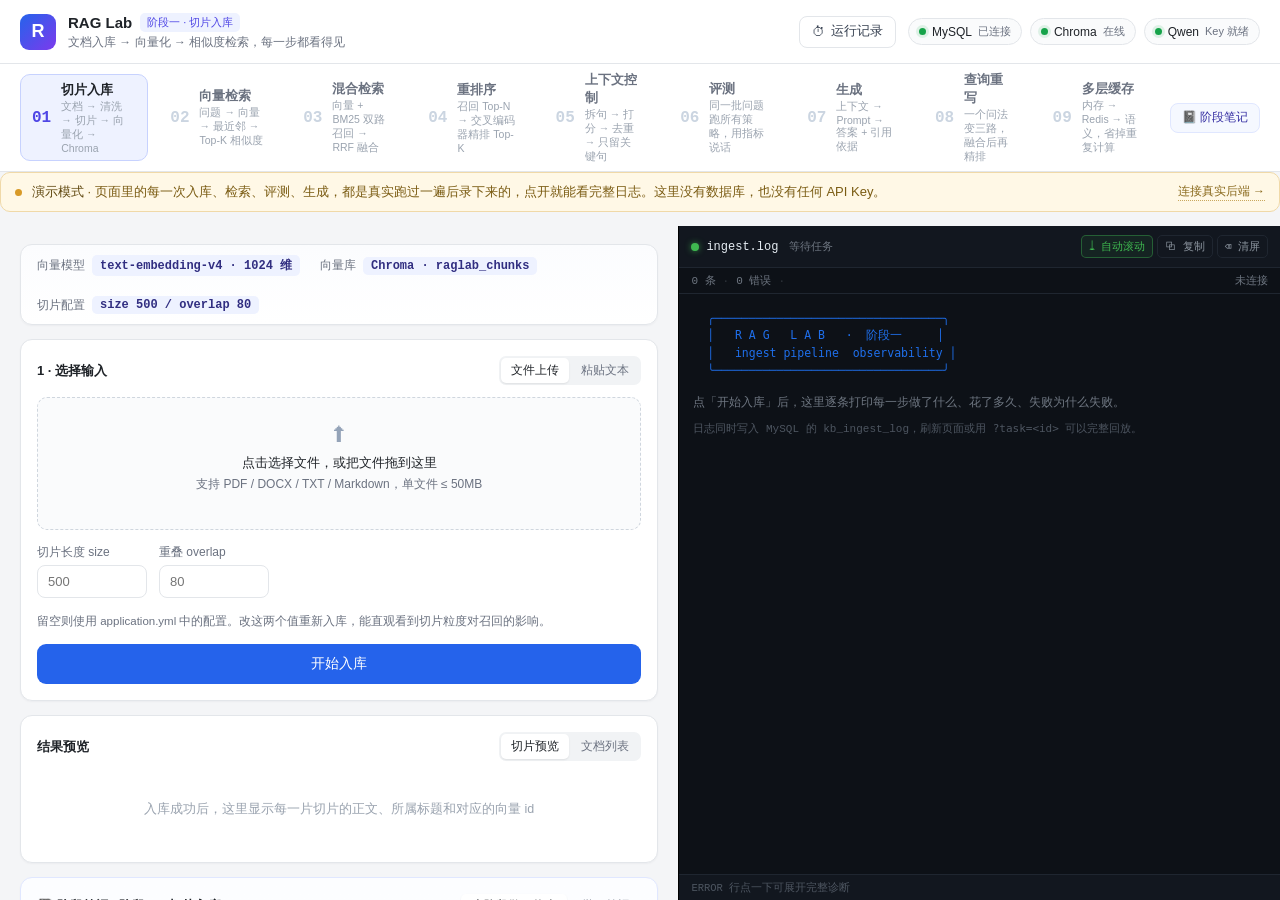
<file: src/main/resources/static/index.html>
<!DOCTYPE html>
<html lang="zh-CN">
<head>
    <meta charset="UTF-8">
    <meta name="viewport" content="width=device-width, initial-scale=1.0">
    <title>RAG Lab · 阶段一 文档切片入库</title>
    <link rel="stylesheet" href="./style.css">
</head>
<body>
<div class="app">
    <header class="topbar">
        <div class="brand">
            <div class="logo">R</div>
            <div class="brand-text">
                <h1>RAG Lab <span class="phase" id="phaseBadge">阶段一 · 切片入库</span></h1>
                <p>文档入库 → 向量化 → 相似度检索，每一步都看得见</p>
            </div>
        </div>
        <div class="top-right">
            <button class="ghost-btn" id="btnRuns" title="查看历史运行记录（入库 / 检索）">
                <span class="gb-icon">⏱</span>
                <span>运行记录</span>
            </button>
            <div class="health" id="health">
                <div class="pill" data-key="mysql"><i></i><span>MySQL</span><em>检测中</em></div>
                <div class="pill" data-key="chroma"><i></i><span>Chroma</span><em>检测中</em></div>
                <div class="pill" data-key="qwen"><i></i><span>Qwen</span><em>检测中</em></div>
            </div>
        </div>
    </header>

    <!-- ==================== 阶段导航 ==================== -->
    <nav class="stage-nav">
        <button class="stage-tab active" data-stage="1">
            <span class="st-num">01</span>
            <span class="st-text">
                <b>切片入库</b>
                <i>文档 → 清洗 → 切片 → 向量化 → Chroma</i>
            </span>
        </button>
        <button class="stage-tab" data-stage="2">
            <span class="st-num">02</span>
            <span class="st-text">
                <b>向量检索</b>
                <i>问题 → 向量 → 最近邻 → Top-K 相似度</i>
            </span>
        </button>
        <button class="stage-tab" data-stage="3">
            <span class="st-num">03</span>
            <span class="st-text">
                <b>混合检索</b>
                <i>向量 + BM25 双路召回 → RRF 融合</i>
            </span>
        </button>
        <button class="stage-tab" data-stage="4">
            <span class="st-num">04</span>
            <span class="st-text">
                <b>重排序</b>
                <i>召回 Top-N → 交叉编码器精排 Top-K</i>
            </span>
        </button>
        <button class="stage-tab" data-stage="5">
            <span class="st-num">05</span>
            <span class="st-text">
                <b>上下文控制</b>
                <i>拆句 → 打分 → 去重 → 只留关键句</i>
            </span>
        </button>
        <button class="stage-tab" data-stage="6">
            <span class="st-num">06</span>
            <span class="st-text">
                <b>评测</b>
                <i>同一批问题跑所有策略，用指标说话</i>
            </span>
        </button>
        <button class="stage-tab" data-stage="7">
            <span class="st-num">07</span>
            <span class="st-text">
                <b>生成</b>
                <i>上下文 → Prompt → 答案 + 引用依据</i>
            </span>
        </button>
        <button class="stage-tab" data-stage="8">
            <span class="st-num">08</span>
            <span class="st-text">
                <b>查询重写</b>
                <i>一个问法变三路，融合后再精排</i>
            </span>
        </button>
        <button class="stage-tab" data-stage="9">
            <span class="st-num">09</span>
            <span class="st-text">
                <b>多层缓存</b>
                <i>内存 → Redis → 语义，省掉重复计算</i>
            </span>
        </button>
        <button class="note-btn" id="btnNotes" title="跳到当前阶段的笔记：开发总结 + 学习笔记">📓 阶段笔记</button>
    </nav>

    <main class="workspace">
        <div class="stage-panes">
        <!-- ==================== 阶段一：入库 ==================== -->
        <section class="left" id="stage1Pane">
            <div class="card pipeline-info">
                <div class="pi-row"><span>向量模型</span><b id="piModel">检测中…</b></div>
                <div class="pi-row"><span>向量库</span><b id="piChroma">检测中…</b></div>
                <div class="pi-row"><span>切片配置</span><b id="piChunk">检测中…</b></div>
            </div>

            <div class="card">
                <div class="card-head">
                    <h2>1 · 选择输入</h2>
                    <div class="tabs">
                        <button class="tab active" data-tab="file">文件上传</button>
                        <button class="tab" data-tab="text">粘贴文本</button>
                    </div>
                </div>

                <div class="tab-body" id="pane-file">
                    <div class="dropzone" id="dropzone">
                        <input type="file" id="fileInput" accept=".pdf,.docx,.txt,.md,.markdown" hidden>
                        <div class="dz-icon">⬆</div>
                        <div class="dz-main">点击选择文件，或把文件拖到这里</div>
                        <div class="dz-sub">支持 PDF / DOCX / TXT / Markdown，单文件 ≤ 50MB</div>
                        <div class="dz-file" id="pickedFile"></div>
                    </div>
                </div>

                <div class="tab-body hidden" id="pane-text">
                    <input type="text" id="textName" class="input" placeholder="文档名（用于检索时溯源）">
                    <textarea id="textBody" class="textarea" rows="9"
                              placeholder="把文章或笔记粘进来，Markdown 标题会被识别成切片上下文…"></textarea>
                </div>

                <div class="params">
                    <label>
                        <span>切片长度 size</span>
                        <input type="number" id="chunkSize" class="input num" placeholder="500" min="100" max="4000">
                    </label>
                    <label>
                        <span>重叠 overlap</span>
                        <input type="number" id="chunkOverlap" class="input num" placeholder="80" min="0" max="500">
                    </label>
                    <p class="hint">留空则使用 application.yml 中的配置。改这两个值重新入库，能直观看到切片粒度对召回的影响。</p>
                </div>

                <button class="primary" id="btnStart">
                    <span class="btn-text">开始入库</span>
                    <span class="spinner hidden"></span>
                </button>
            </div>

            <div class="card" id="taskCard" style="display:none">
                <div class="card-head">
                    <h2>2 · 任务进度</h2>
                    <span class="badge-status" id="taskStatus">RUNNING</span>
                </div>
                <div class="task-line" id="taskMeta"></div>
                <div class="progress"><div class="progress-bar" id="progressBar"></div></div>
                <div class="task-stats">
                    <div><span id="statStage">—</span><small>当前步骤</small></div>
                    <div><span id="statChunks">0</span><small>切片数</small></div>
                    <div><span id="statVectors">0</span><small>已写向量</small></div>
                    <div><span id="statCost">0ms</span><small>耗时</small></div>
                </div>
                <div class="task-error hidden" id="taskError"></div>
            </div>

            <div class="card">
                <div class="card-head">
                    <h2>结果预览</h2>
                    <div class="tabs">
                        <button class="tab active" data-result="chunks">切片预览</button>
                        <button class="tab" data-result="docs">文档列表</button>
                    </div>
                </div>
                <div id="chunkPane" class="result-pane">
                    <div class="empty">入库成功后，这里显示每一片切片的正文、所属标题和对应的向量 id</div>
                </div>
                <div id="docPane" class="result-pane hidden">
                    <div class="empty">还没有入库过文档</div>
                </div>
            </div>
        </section>

        <!-- ==================== 阶段二：检索 ==================== -->
        <section class="left hidden" id="stage2Pane">
            <div class="card pipeline-info">
                <div class="pi-row"><span>检索方式</span><b>纯向量检索 · baseline</b></div>
                <div class="pi-row"><span>距离度量</span><b>cosine</b></div>
                <div class="pi-row"><span>相似度</span><b>1 - 距离</b></div>
            </div>

            <div class="card">
                <div class="card-head">
                    <h2>1 · 提问</h2>
                    <span class="hint-inline">用和文档同一个模型向量化</span>
                </div>
                <textarea id="queryInput" class="textarea" rows="3"
                          placeholder="问点什么，比如：大模型的幻觉问题怎么解决？（回车检索，Shift+回车换行）"></textarea>
                <div class="retrieve-bar">
                    <label>
                        <span>Top-K</span>
                        <select id="topK" class="input">
                            <option value="3">3</option>
                            <option value="5" selected>5</option>
                            <option value="8">8</option>
                            <option value="10">10</option>
                        </select>
                    </label>
                    <button class="primary" id="btnRetrieve">
                        <span class="btn-text">开始检索</span>
                        <span class="spinner hidden"></span>
                    </button>
                </div>
            </div>

            <div class="card" id="traceCard" style="display:none">
                <div class="card-head">
                    <h2>2 · 检索轨迹</h2>
                    <span class="badge-status" id="traceStatus">RUNNING</span>
                </div>
                <div class="task-stats">
                    <div><span id="tsDim">—</span><small>问题向量维度</small></div>
                    <div><span id="tsNorm">—</span><small>L2 范数</small></div>
                    <div><span id="tsTotal">—</span><small>库内向量数</small></div>
                    <div><span id="tsCost">—</span><small>总耗时</small></div>
                </div>
                <div class="ts-vector" id="tsVector"></div>
            </div>

            <div class="card">
                <div class="card-head">
                    <h2>3 · 命中结果</h2>
                    <span class="hint-inline" id="hitCount">等待检索</span>
                </div>
                <div id="hitPane" class="result-pane">
                    <div class="empty">提问后这里按相似度从高到低列出 Top-K。
                        点任意一条可以跳到阶段一，看这一片是怎么切出来的、向量长什么样。</div>
                </div>
            </div>

            <div class="card learn-note">
                <h4>快速理解这一步</h4>
                <p>
                    这里是<b>最朴素的向量检索</b>：问题转向量 → 在库里找最近的 K 条 → 按相似度排序。
                    不加任何优化，所以它是一把<b>尺子</b> —— 后面做混合检索、重排、查询重写，
                    都要拿这里的结果当对照，才知道到底提升没有。
                </p>
                <p>
                    观察两件事：
                </p>
                <ul>
                    <li><b>Top1 不一定是最能回答问题的</b>。向量只算「语义像不像」，
                        分不清「讲了这个概念」和「回答了这个问题」。这次 Top1 是
                        「为什么这么做有效？」，而直接给答案的排在 #2。</li>
                    <li><b>无关内容会混进来</b>。相似度 0.58 这种分数，主题沾边但答非所问。
                        Top-K 里通常只有前 1-2 条真正有用，这就是后面要压缩上下文的原因。</li>
                </ul>
                <p class="dim">
                    相似度落在 0.5~0.7 之间很常见 —— 中文语义向量本身就在这个区间浮动，
                    绝对值不代表好坏，<b>相对排序</b>才是。
                </p>
            </div>
        </section>

        <!-- ==================== 阶段三：混合检索 ==================== -->
        <section class="left hidden" id="stage3Pane">
            <div class="card pipeline-info">
                <div class="pi-row"><span>召回</span><b>向量 + BM25 双路</b></div>
                <div class="pi-row"><span>融合</span><b>RRF · 只看排名</b></div>
                <div class="pi-row"><span>分词</span><b>数字整串 + 中文 bigram</b></div>
            </div>

            <div class="card">
                <div class="card-head">
                    <h2>1 · 提问</h2>
                    <span class="hint-inline">两路各召回 N 条，RRF 融合后取 Top-K</span>
                </div>
                <textarea id="hybridQuery" class="textarea" rows="3"
                          placeholder="试试：match-case 语法怎么用（回车检索，Shift+回车换行）"></textarea>
                <div class="hybrid-params">
                    <label><span>向量 Top-N</span>
                        <input type="number" id="vecTopN" class="input num" value="20" min="5" max="50"></label>
                    <label><span>BM25 Top-N</span>
                        <input type="number" id="bm25TopN" class="input num" value="20" min="5" max="50"></label>
                    <label><span>最终 Top-K</span>
                        <select id="hybridTopK" class="input">
                            <option value="3">3</option>
                            <option value="5" selected>5</option>
                            <option value="8">8</option>
                        </select>
                    </label>
                    <label><span>RRF k</span>
                        <input type="number" id="rrfK" class="input num" value="60" min="1" max="1000"></label>
                </div>
                <button class="primary" id="btnHybrid">
                    <span class="btn-text">开始混合检索</span>
                    <span class="spinner hidden"></span>
                </button>
            </div>

            <div class="card" id="hybridTraceCard" style="display:none">
                <div class="card-head">
                    <h2>2 · 双路召回概览</h2>
                    <span class="badge-status" id="hybridStatus">RUNNING</span>
                </div>
                <div class="task-stats">
                    <div><span id="hyVecCount">—</span><small>向量召回</small></div>
                    <div><span id="hyBm25Count">—</span><small>BM25 召回</small></div>
                    <div><span id="hyOverlap">—</span><small>两路重叠</small></div>
                    <div><span id="hyCost">—</span><small>总耗时</small></div>
                </div>
                <div class="ts-vector" id="hyTokens"></div>
            </div>

            <div class="card">
                <div class="card-head">
                    <h2>3 · RRF 融合结果</h2>
                    <span class="hint-inline" id="hybridHitCount">等待检索</span>
                </div>
                <div id="hybridHitPane" class="result-pane">
                    <div class="empty">检索后这里按 RRF 分数排序，每条都会标注它在两路里原本排第几。</div>
                </div>
            </div>

            <div class="card learn-note">
                <h4>快速理解这一步</h4>
                <p>
                    <b>为什么加 BM25？</b> 向量检索算的是「语义像不像」，它分不清 Python 3.10 和 3.11；
                    BM25 算的是「这个词出现了没有」，能精确命中 <code>3.10</code> 这种字面量。
                    两路互补：一个管「意思接近」，一个管「字面对上」。
                </p>
                <p>
                    <b>为什么用 RRF 而不是加权求和？</b> 余弦相似度 0.62 和 BM25 分数 18.42 量纲完全不同，
                    没法相加（0.1 的余弦差等于多少 BM25 分？没人说得清）。RRF 只看排名，
                    把「第几名」换算成 <code>1/(k+rank)</code>，天然绕开量纲问题。
                </p>
                <p>
                    <b>观察这个：</b> 找一条 <span style="color:#16a34a;font-weight:600">双路</span> 标记的结果，
                    看它是不是在向量里排第 8、BM25 里排第 2，融合后顶到了第 1 —— 这就是「两边都说它相关」的加成。
                    <br>反过来，标 <span style="color:#d97706;font-weight:600">仅 BM25</span> 的那条，
                    通常是数字、编号、专业术语，向量模型完全没抓到。
                </p>
                <p class="dim">
                    ⚠️ RRF 也有副作用：它会给「两路都出现但都排中游」的候选加分，
                    偶尔把不相关的顶上来。如果日志里出现 <code>Top1 在两路里都不靠前</code> 的黄色警告，
                    就是这个情况 —— 那正是阶段四「重排序」要解决的问题。
                </p>
            </div>
        </section>

        <!-- ==================== 阶段四：重排序 ==================== -->
        <section class="left hidden" id="stage4Pane">
            <div class="card pipeline-info">
                <div class="pi-row"><span>两段式</span><b>召回 Top-N → 精排 Top-K</b></div>
                <div class="pi-row"><span>重排模型</span><b id="piRerankModel">gte-rerank-v2</b></div>
                <div class="pi-row"><span>模型类型</span><b>交叉编码器</b></div>
            </div>

            <div class="card">
                <div class="card-head">
                    <h2>1 · 提问</h2>
                    <span class="hint-inline">先粗召回，再让重排模型逐条判断相关性</span>
                </div>
                <textarea id="rerankQuery" class="textarea" rows="3"
                          placeholder="试试：Python 3.10 有什么新特性（回车检索）"></textarea>
                <div class="hybrid-params two">
                    <label><span>召回 Top-N</span>
                        <input type="number" id="recallTopN" class="input num" value="20" min="5" max="50"></label>
                    <label><span>保留 Top-K</span>
                        <select id="rerankTopK" class="input">
                            <option value="3">3</option>
                            <option value="5" selected>5</option>
                            <option value="8">8</option>
                        </select>
                    </label>
                </div>
                <button class="primary" id="btnRerank">
                    <span class="btn-text">开始重排</span>
                    <span class="spinner hidden"></span>
                </button>
            </div>

            <div class="card" id="rerankTraceCard" style="display:none">
                <div class="card-head">
                    <h2>2 · 重排概览</h2>
                    <span class="badge-status" id="rerankStatus">RUNNING</span>
                </div>
                <div class="task-stats">
                    <div><span id="rrRecall">—</span><small>召回候选</small></div>
                    <div><span id="rrScored">—</span><small>已打分</small></div>
                    <div><span id="rrTop1">—</span><small>Top1 重排分</small></div>
                    <div><span id="rrCost">—</span><small>总耗时</small></div>
                </div>
            </div>

            <div class="card">
                <div class="card-head">
                    <h2>3 · 重排结果</h2>
                    <span class="hint-inline" id="rerankHitCount">等待检索</span>
                </div>
                <div id="rerankHitPane" class="result-pane">
                    <div class="empty">重排后这里按相关性分排序，每条标注它在召回时的原始排名和升降幅度。</div>
                </div>
            </div>

            <div class="card" id="droppedCard" style="display:none">
                <div class="card-head">
                    <h2>被挤出的候选</h2>
                    <span class="hint-inline">召回时在 Top-K 内，重排后掉出去</span>
                </div>
                <div id="droppedPane" class="result-pane"></div>
            </div>

            <div class="card learn-note">
                <h4>快速理解这一步</h4>
                <p>
                    <b>为什么要两段？</b> 交叉编码器太慢，不可能对全库跑。所以先用便宜的向量 + BM25
                    从几万条里粗筛出 20 条（召回），再用贵的重排模型逐条精判（精排）。
                    这就是工业界的标准做法：<code>召回负责「不漏」，精排负责「准」</code>。
                </p>
                <p>
                    <b>双塔 vs 交叉编码器</b>，差别在「query 和 doc 有没有见过面」：
                </p>
                <ul>
                    <li><b>双塔（embedding）</b>：query 编码一次、doc 编码一次，两个向量算距离。
                        doc 可以离线预算好，所以快 —— 但它俩从没见过面，只能比「整体像不像」。</li>
                    <li><b>交叉编码器（rerank）</b>：把 query 和 doc <b>拼在一起</b>送进模型，
                        能看到「python」和「3.10」这两个词是怎么互相作用的。
                        所以慢，但能分清 3.10 和 3.11。</li>
                </ul>
                <p>
                    <b>重点看「↑N」</b>：一条内容召回时排第 13，重排后升到第 1 —— 这就是重排在做的事。
                    反过来，标「↓N」的被压下去了，说明它只是「字面沾边」但不是真答案。
                    如果出现「被挤出的候选」卡片，那些内容原本会被当成最相关喂给大模型。
                </p>
                <p class="dim">
                    实测：问「Python 3.10 有什么新特性」，3.10 那段 rerank <b>0.5287</b>，
                    3.11 那段只有 <b>0.1857</b> —— 向量检索分不出来的，这里分得清清楚楚。
                </p>
            </div>
        </section>

        <!-- ==================== 阶段五：上下文控制 ==================== -->
        <section class="left hidden" id="stage5Pane">
            <div class="card pipeline-info">
                <div class="pi-row"><span>链路</span><b>召回 → 重排 → 拆句 → 压缩</b></div>
                <div class="pi-row"><span>打分策略</span><b id="piCtxStrategy">VECTOR</b></div>
                <div class="pi-row"><span>输出</span><b>可直接拼进 Prompt</b></div>
            </div>

            <div class="card">
                <div class="card-head">
                    <h2>1 · 提问</h2>
                    <span class="hint-inline">只保留真正回答问题的句子</span>
                </div>
                <textarea id="ctxQuery" class="textarea" rows="3"
                          placeholder="试试：数字化交付的模型深度要求（回车生成上下文）"></textarea>
                <div class="hybrid-params four">
                    <label><span>召回 Top-N</span>
                        <input type="number" id="ctxRecall" class="input num" value="20" min="5" max="50"></label>
                    <label><span>源切片 Top-K</span>
                        <input type="number" id="ctxTopK" class="input num" value="5" min="1" max="10"></label>
                    <label><span>打分策略</span>
                        <select id="ctxStrategy" class="input">
                            <option value="VECTOR">向量（准）</option>
                            <option value="KEYWORD">关键词（快）</option>
                        </select>
                    </label>
                    <label><span>字数上限</span>
                        <input type="number" id="ctxMaxChars" class="input num" value="1200" min="200" max="6000"></label>
                </div>
                <button class="primary" id="btnContext">
                    <span class="btn-text">生成上下文</span>
                    <span class="spinner hidden"></span>
                </button>
            </div>

            <div class="card" id="ctxTraceCard" style="display:none">
                <div class="card-head">
                    <h2>2 · 压缩效果</h2>
                    <span class="badge-status" id="ctxStatus">RUNNING</span>
                </div>
                <div class="compress-visual">
                    <div class="cv-side">
                        <span id="cvOriginChars">—</span>
                        <small>压缩前（源切片总字数）</small>
                    </div>
                    <div class="cv-arrow">→</div>
                    <div class="cv-side final">
                        <span id="cvFinalChars">—</span>
                        <small>压缩后（上下文）</small>
                    </div>
                    <div class="cv-ratio">
                        <b id="cvRatio">—</b>
                        <small>保留比例</small>
                    </div>
                </div>
                <div class="task-stats">
                    <div><span id="cvTokens">—</span><small>tokens 估算</small></div>
                    <div><span id="cvSentences">—</span><small>选中句子</small></div>
                    <div><span id="cvDedup">—</span><small>去重丢弃</small></div>
                    <div><span id="cvCost">—</span><small>总耗时</small></div>
                </div>
            </div>

            <div class="card">
                <div class="card-head">
                    <h2>3 · 最终上下文</h2>
                    <span class="hint-inline">按原文顺序拼接，可直接复制进 Prompt</span>
                    <button id="btnCopyCtx" class="mini-btn">复制</button>
                </div>
                <pre class="ctx-preview" id="ctxPreview">等待生成…</pre>
            </div>

            <div class="card">
                <div class="card-head">
                    <h2>4 · 选中的句子</h2>
                    <span class="hint-inline" id="ctxSentCount">—</span>
                </div>
                <div id="ctxSentencePane" class="result-pane">
                    <div class="empty">生成后这里按原文顺序列出选中的句子，括号里是它的相关性分。</div>
                </div>
            </div>

            <div class="card" id="ctxSourceCard" style="display:none">
                <div class="card-head">
                    <h2>源切片贡献</h2>
                    <span class="hint-inline">每片拆了几句、被选中几句</span>
                </div>
                <div id="ctxSourcePane" class="result-pane"></div>
            </div>

            <div class="card learn-note">
                <h4>快速理解这一步</h4>
                <p>
                    <b>为什么还要压缩？</b> 前面四个阶段解决了「找到最相关的 5 片」，但 5 片加起来可能 2000 字，
                    而真正回答问题的往往只有两三句。全塞给大模型 → 贵、噪音多、容易被带偏。
                </p>
                <p>
                    <b>两个细节决定成败：</b>
                </p>
                <ul>
                    <li><b>去重必须有</b>。阶段一加的 overlap 会让相邻切片开头重复 80 字左右，
                        不去重的话你以为压缩了，其实是把同样的话说了两遍。</li>
                    <li><b>按原文顺序拼回去</b>。如果按分数从高到低排，句子顺序是跳跃的，
                        大模型理解起来费劲，人也读不通。</li>
                </ul>
                <p>
                    <b>策略对比可以自己试</b>：把「向量」切成「关键词」再跑一次同样的问题 ——
                    关键词模式毫秒级完成、不花钱，但你会看到它更容易被高频词带偏。
                    这就是文章说的「方案 2 更快但粗糙」。
                </p>
                <p class="dim">
                    分数参考：VECTOR 策略是句子与问题的余弦相似度，0.4~0.7 算相关；
                    KEYWORD 策略是覆盖率加权，绝对值不可比，只看相对排序。
                </p>
            </div>
        </section>

        <!-- ==================== 阶段六：评测 ==================== -->
        <section class="left hidden" id="stage6Pane">

            <div class="card">
                <div class="card-head">
                    <h2>06 · 跑一次评测</h2>
                    <span class="hint-inline" id="evalCaseCount">测试集读取中…</span>
                </div>

                <div class="eval-config">
                    <div class="ec-block">
                        <span class="ec-label">对比策略</span>
                        <div class="chk-group" id="evalStrategies">
                            <label class="chk"><input type="checkbox" value="VECTOR" checked><span>VECTOR</span></label>
                            <label class="chk"><input type="checkbox" value="HYBRID" checked><span>HYBRID</span></label>
                            <label class="chk"><input type="checkbox" value="RERANK" checked><span>RERANK</span></label>
                            <label class="chk"><input type="checkbox" value="CONTEXT" checked><span>CONTEXT</span></label>
                            <label class="chk"><input type="checkbox" value="REWRITE" checked><span>REWRITE</span></label>
                        </div>
                    </div>
                    <div class="ec-nums">
                        <label>Top-K
                            <input class="input" id="evalTopK" type="number" value="5" min="1" max="20">
                        </label>
                        <label>召回 N
                            <input class="input" id="evalRecall" type="number" value="20" min="5" max="50">
                        </label>
                    </div>
                </div>

                <button class="primary" id="btnEval">
                    <span class="spinner hidden"></span><span class="btn-text">开始评测</span>
                </button>
                <p class="hint-inline" style="margin-top:8px">
                    15 条用例 × 5 种策略约 50~70 秒 —— REWRITE 每条都要多调一次大模型。
                    每一步都在右侧日志里，包含每个用例每个策略的排名。
                </p>
            </div>

            <div class="card" id="evalSummaryCard" style="display:none">
                <div class="card-head">
                    <h2>策略对比</h2>
                    <span class="hint-inline" id="evalMeta"></span>
                </div>
                <div id="evalTable" class="result-pane"></div>
                <div id="evalCompress" class="compress-note" style="display:none"></div>
                <div class="eval-legend">
                    <b>Hit@1</b> 第一条就是相关 · <b>Hit@3</b> 前三条里有 · <b>Hit@K</b> 前 K 条里有 ·
                    <b>MRR</b> 1/第一条相关的排名（越接近 1 越靠前）·
                    <b>覆盖率</b> Top-K 里命中了几个期望关键词组<br>
                    同一批用例、同一个 Top-K 才有可比性。耗时不含问题向量化（四种策略共用一次）。
                </div>
            </div>

            <div class="card" id="evalMatrixCard" style="display:none">
                <div class="card-head">
                    <h2>逐用例明细</h2>
                    <span class="hint-inline">数字 = 第一条相关结果排第几，— = Top-K 里没有</span>
                </div>
                <div id="evalMatrix" class="result-pane"></div>
            </div>

            <div class="card">
                <div class="card-head">
                    <h2>测试集</h2>
                    <button class="mini-btn" id="btnToggleCaseForm">+ 添加用例</button>
                </div>

                <div class="case-form hidden" id="caseForm">
                    <div class="cf-row">
                        <label>用例名<input class="input" id="cfName" placeholder="如：坐标系要求"></label>
                        <label>难度
                            <select class="input" id="cfDiff">
                                <option value="EASY">EASY</option>
                                <option value="MEDIUM" selected>MEDIUM</option>
                                <option value="HARD">HARD</option>
                            </select>
                        </label>
                    </div>
                    <label>测试问题<input class="input" id="cfQuery" placeholder="三维模型应采用什么坐标系"></label>
                    <label>期望关键词<input class="input" id="cfExpect" placeholder="坐标系,2000 | 坐标系,CGCS2000"></label>
                    <div class="cf-actions">
                        <button class="mini-btn primary-mini" id="btnAddCase">保存用例</button>
                    </div>
                </div>

                <div id="caseList" class="result-pane"></div>
                <p class="hint-inline">
                    期望关键词格式：<code>坐标系,2000 | 坐标系,CGCS2000</code>
                    —— <code>|</code> 分组，逗号分隔的关键词必须同时出现才算命中；命中任意一组即算相关。
                </p>
            </div>

            <div class="card learn-note">
                <h4>快速理解这一步</h4>
                <p>
                    <b>没有评测，就没有优化。</b> 前面五个阶段的效果都是靠单个案例的观感判断的 ——
                    「看，3.10 排到第一了」。但换一个问题呢？改一下切片大小呢？
                    你没法回答「这次改动是变好了还是变差了」，只能说「好像好一点」。
                </p>
                <p>
                    <b>指标怎么读</b>：
                </p>
                <ul>
                    <li><b>Hit@1</b> 最严格 —— Top1 就是答案，直接决定大模型看到的重点。</li>
                    <li><b>Hit@K</b> 是「有救」—— 有相关就行，反正都会喂给模型。</li>
                    <li><b>MRR</b> 看「排得够不够靠前」，比 Hit 更细。</li>
                    <li><b>覆盖率</b> 看「答案是否完整」—— 一个问题需要两个条件时，只命中一个也算 Hit@1，但答案不全。</li>
                </ul>
                <p>
                    <b>别只看平均分。</b> 同样的 MRR 可能由完全不同的用例支撑。
                    点开逐用例明细，才能看出某个策略是「简单题都稳、难题全崩」，还是「整体都还行」。
                </p>
                <p class="dim">
                    诚实提醒：关键词判定只能验证字面命中，验证不了语义正确。
                    低分不一定是实现错，也可能是用例写得刁或者库里确实没有答案。
                    12 条用例的样本很小，一两条的差异不要过度解读。
                </p>
            </div>
        </section>

        <!-- ==================== 阶段七：生成 ==================== -->
        <section class="left hidden" id="stage7Pane">

            <div class="card">
                <div class="card-head">
                    <h2>07 · 提问</h2>
                    <span class="hint-inline" id="genModel">模型检测中…</span>
                </div>
                <textarea class="input" id="genQuery" rows="2"
                          placeholder="例：模型的采集深度应执行哪一级要求？资料不足时我会直说。"></textarea>
                <div class="retrieve-bar">
                    <label>Top-K
                        <select class="input" id="genTopK">
                            <option value="3">3</option>
                            <option value="5" selected>5</option>
                            <option value="8">8</option>
                        </select>
                    </label>
                    <label>召回 N
                        <select class="input" id="genRecall">
                            <option value="10">10</option>
                            <option value="20" selected>20</option>
                            <option value="30">30</option>
                        </select>
                    </label>
                    <button class="primary" id="btnGenerate">
                        <span class="spinner hidden"></span><span class="btn-text">生成答案</span>
                    </button>
                </div>
                <p class="hint-inline" style="margin-top:8px">
                    检索走「召回 + 重排 + 句子压缩」，只有压缩后的句子会进 Prompt —— 上面六个阶段的成果都用上了。
                </p>
            </div>

            <div class="card" id="genAnswerCard" style="display:none">
                <div class="card-head">
                    <h2>答案</h2>
                    <div class="gen-head-right">
                        <span class="badge-status" id="genStatus">RUNNING</span>
                        <button class="mini-btn" id="btnCopyAnswer">复制</button>
                    </div>
                </div>
                <div class="gen-meta" id="genMeta"></div>
                <div class="gen-answer" id="genAnswer"><div class="empty">生成中…</div></div>
                <p class="hint-inline">答案里的 <span class="cite-chip">1</span> 是依据编号，对应下面「引用依据」的第 1 条。</p>
            </div>

            <div class="card" id="genCiteCard" style="display:none">
                <div class="card-head">
                    <h2>引用依据</h2>
                    <span class="hint-inline" id="genCiteMeta"></span>
                </div>
                <div id="genCitePane" class="result-pane"></div>
            </div>

            <div class="card" id="genPromptCard" style="display:none">
                <div class="card-head">
                    <h2>发给模型的 Prompt</h2>
                    <span class="hint-inline">出问题时先看这里：是资料不对，还是提示词没约束住</span>
                </div>
                <div class="gen-tabs">
                    <button class="tab active" data-prompt="user">用户消息（资料+问题）</button>
                    <button class="tab" data-prompt="system">系统提示</button>
                </div>
                <pre class="gen-prompt" id="genPrompt"></pre>
            </div>

            <div class="card learn-note">
                <h4>快速理解这一步</h4>
                <p>
                    <b>生成是唯一「模型会说话」的一步，也是最容易掩盖问题的一步。</b>
                    答案读起来通顺，不代表它是从你的资料里来的 —— 大模型完全可以不看资料、
                    凭训练记忆编一段很像的。所以这里强制要求它按 <code>[编号]</code> 引用，
                    引用对不上就说明它没在用了。
                </p>
                <p><b>三个可以自己验证的点：</b></p>
                <ul>
                    <li><b>改 Top-K</b>：从 3 改成 8，prompt tokens 会涨，但答案不一定变好 ——
                        多出来的往往是噪音。这就是「上下文控制」的意义。</li>
                    <li><b>问一个库里没有的问题</b>：正确答案应该是「资料里没有提到」。
                        如果它一本正经地编，说明 prompt 的约束还不够硬。</li>
                    <li><b>看 prompt 原文</b>：很多「答非所问」一看 prompt 就明白了 ——
                        要么资料里根本没有答案，要么关键那句被压缩掉了。</li>
                </ul>
                <p class="dim">
                    成本口径：prompt_tokens 是大模型真实计费的输入量，和阶段五估算的「字 × 1.5」会有偏差，
                    以这里的真实值为准。
                </p>
            </div>
        </section>

        <!-- ==================== 阶段八：查询重写 ==================== -->
        <section class="left hidden" id="stage8Pane">

            <div class="card">
                <div class="card-head">
                    <h2>08 · 换几种问法</h2>
                    <span class="hint-inline">改写不是向量做的，是让大模型直接生成文本变体</span>
                </div>
                <textarea class="input" id="rwQuery" rows="2"
                          placeholder="试一句口语化的：模型要建多细才够 / 大模型瞎编怎么防"></textarea>
                <div class="retrieve-bar">
                    <label>变体数
                        <select class="input" id="rwVariants">
                            <option value="1">1</option>
                            <option value="2">2</option>
                            <option value="3" selected>3</option>
                            <option value="5">5</option>
                        </select>
                    </label>
                    <label>Top-K
                        <select class="input" id="rwTopK">
                            <option value="3">3</option>
                            <option value="5" selected>5</option>
                            <option value="8">8</option>
                        </select>
                    </label>
                    <label class="chk rw-chk"><input type="checkbox" id="rwRerank" checked><span>融合后重排</span></label>
                    <button class="primary" id="btnRewrite">
                        <span class="spinner hidden"></span><span class="btn-text">改写并检索</span>
                    </button>
                </div>
                <p class="hint-inline" style="margin-top:8px">
                    原查询永远保留在第一位，改写只是补充。每个变体各跑一遍混合检索，再按 RRF 融合。
                </p>
            </div>

            <div class="card" id="rwVariantCard" style="display:none">
                <div class="card-head">
                    <h2>变体</h2>
                    <span class="hint-inline" id="rwVariantMeta"></span>
                </div>
                <div id="rwVariantPane" class="result-pane"></div>
                <p class="hint-inline">
                    「新增」= 这个变体召回、但原查询没召回的条数。全是 0 说明这个变体在说废话。
                </p>
            </div>

            <div class="card" id="rwCompareCard" style="display:none">
                <div class="card-head">
                    <h2>重写前后对比</h2>
                    <span class="hint-inline" id="rwCompareMeta"></span>
                </div>
                <div id="rwComparePane" class="result-pane"></div>
            </div>

            <div class="card" id="rwResultCard" style="display:none">
                <div class="card-head">
                    <h2>融合结果</h2>
                    <span class="hint-inline" id="rwResultMeta"></span>
                </div>
                <div id="rwHitPane" class="result-pane"></div>
            </div>

            <div class="card learn-note">
                <h4>快速理解这一步（附实测结论）</h4>
                <p>
                    <b>改写解决的是「用词不匹配」</b>：用户说「瞎编」「靠不靠谱」，
                    文档里写「幻觉」「准确性」。BM25 完全匹配不上，向量也只能靠语义近似。
                    让大模型把同一个问题换几种说法，就能绕过这个鸿沟。
                </p>
                <p>
                    <b>但实测结论是：在这套语料上它没带来提升。</b>
                    15 条用例里，REWRITE 和 RERANK 的 Hit@1/Hit@3/Hit@5/MRR 几乎一模一样
                    （66.7% / 86.7% / 100% / 0.797），而每次提问多花约 1.2 秒和 170 tokens。
                </p>
                <ul>
                    <li><b>原因一：</b>语料只有 2 篇文档、1160 片，向量检索本身就够用 ——
                        文章里也写了「知识库小于 1 万条时改写收益有限」。</li>
                    <li><b>原因二：</b>我的测试集大多是「文档式提问」，用词本来就和原文重合。
                        改写只在「口语 vs 文档」鸿沟大时才见效。</li>
                    <li><b>原因三：</b>融合之后又用原问题做了一次重排，这一步会把变体带进来的
                        差异重新压回原查询的语义上 —— 两个优化互相抵消。</li>
                </ul>
                <p>
                    <b>所以这一阶段的真正产出不是「更准」，而是「知道自己为什么不该用它」。</b>
                    没有评测集，你只会看到「加了改写」四个字，然后默认它有用。
                </p>
                <p class="dim">
                    可以自己验证：把「融合后重排」关掉再跑一次 —— 指标会变差（Hit@5 86.7% vs 100%），
                    说明融合的排序质量不如重排，两者叠加时是重排在兜底。这也解释了为什么
                    默认配置保留了重排。
                </p>
            </div>
        </section>

        <!-- ==================== 阶段九：多层缓存 ==================== -->
        <section class="left hidden" id="stage9Pane">

            <div class="card">
                <div class="card-head">
                    <h2>09 · 缓存状态</h2>
                    <div class="cache-actions">
                        <button class="mini-btn" id="btnCacheRefresh">刷新</button>
                        <button class="mini-btn" id="btnCacheClearL1" title="只清内存层，用来验证 L2 是否生效">只清 L1</button>
                        <button class="mini-btn danger-mini" id="btnCacheClear">清空全部</button>
                    </div>
                </div>

                <div class="cache-grid">
                    <div class="cache-layer">
                        <div class="cl-head"><b>L1</b><span>内存 · LRU</span></div>
                        <div class="cl-main" id="cacheL1Size">—</div>
                        <div class="cl-sub">命中 <span id="cacheL1Hits">0</span> 次</div>
                        <div class="cl-note">进程内，最快，重启即失</div>
                    </div>
                    <div class="cache-layer">
                        <div class="cl-head"><b>L2</b><span>Redis · 持久</span></div>
                        <div class="cl-main" id="cacheL2Size">—</div>
                        <div class="cl-sub">命中 <span id="cacheL2Hits">0</span> 次</div>
                        <div class="cl-note" id="cacheRedisAddr">—</div>
                    </div>
                    <div class="cache-layer">
                        <div class="cl-head"><b>L3</b><span>语义 · 相似即可</span></div>
                        <div class="cl-main" id="cacheL3Size">—</div>
                        <div class="cl-sub">命中 <span id="cacheL3Hits">0</span> 次</div>
                        <div class="cl-note" id="cacheThreshold">阈值 —</div>
                    </div>
                    <div class="cache-layer total">
                        <div class="cl-head"><b>总命中率</b><span id="cacheRateSub"></span></div>
                        <div class="cl-main" id="cacheHitRate">—</div>
                        <div class="cl-sub">未命中 <span id="cacheMisses">0</span> 次</div>
                        <div class="cl-note" id="cacheTtl">TTL —</div>
                    </div>
                </div>
                <p class="hint-inline">
                    三个数字的关系：L1 是进程内缓存，L2 是 Redis（重启后还在），L3 靠向量相似度兜「换了个说法」。
                    「只清 L1」之后同一问题仍应命中 L2 —— 这是验证多层是否真的接上的最快办法。
                </p>
            </div>

            <div class="card">
                <div class="card-head">
                    <h2>一键跑通三层</h2>
                    <span class="hint-inline">依次：清空 → 首问 → 重复问 → 清 L1 → 再问 → 换个说法</span>
                </div>
                <div class="retrieve-bar">
                    <label style="flex:1">基准问题
                        <input class="input" id="cacheDemoQuery" value="模型的采集深度应执行哪一级要求">
                    </label>
                </div>
                <div class="retrieve-bar">
                    <label style="flex:1">同义问题（换个说法）
                        <input class="input" id="cacheDemoParaphrase" value="模型的采集深度执行哪一级">
                    </label>
                    <button class="primary" id="btnCacheDemo">
                        <span class="spinner hidden"></span><span class="btn-text">跑一遍</span>
                    </button>
                </div>
                <div id="cacheDemoPane" class="result-pane" style="margin-top:12px">
                    <div class="empty">点「跑一遍」：第一次走完整链路（约 5~7 秒），后面几次应该都是毫秒级。</div>
                </div>
                <p class="hint-inline">
                    会真实调用一次大模型（首问）+ 三次缓存读取，共约 10 秒。
                </p>
            </div>

            <div class="card">
                <div class="card-head">
                    <h2>只查缓存</h2>
                    <span class="hint-inline">不生成，只看「现在有没有被缓存」</span>
                </div>
                <div class="retrieve-bar">
                    <label style="flex:1">问题
                        <input class="input" id="cacheProbeQuery" placeholder="模型的采集深度执行哪一级">
                    </label>
                    <button class="mini-btn" id="btnCacheProbe">查一下</button>
                </div>
                <div id="cacheProbePane" class="result-pane" style="margin-top:10px"></div>
                <p class="hint-inline">
                    未命中时也会显示「最相似的历史问题有多像」—— 差多少、阈值该不该调，一眼能看出来。
                </p>
            </div>

            <div class="card learn-note">
                <h4>快速理解这一步</h4>
                <p>
                    <b>缓存是唯一能把 5 秒变成 5 毫秒的优化。</b> 但它不产生任何新能力，只是复用旧结果 ——
                    所以「什么时候失效」比「怎么缓存」更重要。
                </p>
                <ul>
                    <li><b>键要包含参数</b>：同一个问题，Top-K=3 和 Top-K=8 的结果不同，不能共用一份缓存。</li>
                    <li><b>入库必须清缓存</b>：知识库变了，旧答案就是错的，而且页面上完全看不出来。</li>
                    <li><b>语义阈值必须实测</b>：本项目里同义改写相似度只有 0.68~0.84，文章推荐的 0.95
                        在这套模型上等于关闭语义缓存。数字是按模型来的，不是按经验来的。</li>
                </ul>
                <p class="dim">
                    实测：L1 命中约 5~60ms，L2 约 40~90ms，未命中（走完整 RAG + 生成）约 4~7 秒。
                </p>
            </div>
        </section>
        </div><!-- /.stage-panes -->
        <!-- ==================== 右：日志黑窗口 ==================== -->        <aside class="log-panel">
            <div class="log-head">
                <div class="log-title">
                    <i class="dot"></i>
                    <span>ingest.log</span>
                    <span class="log-task" id="logTaskId">等待任务</span>
                </div>
                <div class="log-tools">
                    <button id="btnAuto" class="tool on" title="新日志自动滚到底部">⤓ 自动滚动</button>
                    <button id="btnCopy" class="tool" title="复制全部日志">⧉ 复制</button>
                    <button id="btnClear" class="tool" title="只清屏，不影响服务端记录">⌫ 清屏</button>
                </div>
            </div>
            <div class="log-stats">
                <span id="logCount">0 条</span>
                <span class="sep">·</span>
                <span id="logErrors" class="err-count">0 错误</span>
                <span class="sep">·</span>
                <span id="logConn" class="conn idle">未连接</span>
            </div>
            <div class="log-body" id="logBody">
                <div class="log-welcome">
                    <pre>  ╭─────────────────────────────────╮
  │   R A G   L A B   ·  阶段一     │
  │   ingest pipeline  observability │
  ╰─────────────────────────────────╯</pre>
                    <p>点「开始入库」后，这里逐条打印每一步做了什么、花了多久、失败为什么失败。</p>
                    <p class="dim">日志同时写入 MySQL 的 kb_ingest_log，刷新页面或用 <code>?task=&lt;id&gt;</code> 可以完整回放。</p>
                </div>
            </div>
            <div class="log-foot">
                <span id="logFootHint">ERROR 行点一下可展开完整诊断</span>
            </div>
        </aside>
    </main>
</div>

<!-- ============ 切片解剖抽屉 ============ -->
<div class="drawer-mask hidden" id="drawerMask"></div>
<aside class="drawer hidden" id="drawer">
    <div class="drawer-head">
        <div class="dh-left">
            <h3 id="dwTitle">切片 #0</h3>
            <p id="dwSub"></p>
        </div>
        <button class="drawer-close" id="dwClose" title="关闭 (Esc)">✕</button>
    </div>
    <div class="drawer-body" id="dwBody"></div>
</aside>

<!-- ============ 运行记录抽屉 ============ -->
<aside class="drawer run-drawer hidden" id="runDrawer">
    <div class="drawer-head">
        <div class="dh-left">
            <h3>运行记录</h3>
            <p id="runSummary">加载中…</p>
        </div>
        <button class="drawer-close" id="runClose" title="关闭 (Esc)">✕</button>
    </div>
    <div class="run-filters">
        <div class="rf-group">
            <button class="rf active" data-type="ALL">全部</button>
            <button class="rf" data-type="INGEST">入库</button>
            <button class="rf" data-type="RETRIEVE">向量检索</button>
            <button class="rf" data-type="HYBRID">混合检索</button>
        </div>
        <label class="rf-fail">
            <input type="checkbox" id="runOnlyFailed"> 只看失败
        </label>
    </div>
    <div class="drawer-body" id="runBody">
        <div class="empty">点击某条记录，可以回放它当时的完整日志</div>
    </div>
</aside>

<script src="./notes.js"></script>
<script src="./demo-boot.js"></script>
<script src="./app.js"></script>
</body>
</html>
</file>
<file: style.css>
/* ============================================================
   RAG Lab · 阶段一
   左侧浅色操作区 + 右侧深色终端日志窗口
   ============================================================ */

:root {
    --bg: #f4f5f7;
    --card: #ffffff;
    --line: #e3e6ea;
    --text: #1f2328;
    --muted: #6b7280;
    --primary: #2563eb;
    --primary-hover: #1d4ed8;
    --ok: #16a34a;
    --warn: #d97706;
    --err: #dc2626;

    --log-bg: #0d1117;
    --log-bg2: #12171f;
    --log-line: #1f2630;
    --log-text: #c9d1d9;
    --log-muted: #6e7681;
    --c-info: #58a6ff;
    --c-ok: #3fb950;
    --c-warn: #d29922;
    --c-err: #f85149;
    --mono: "JetBrains Mono", "Cascadia Code", Consolas, "Courier New", monospace;
}

* {
    box-sizing: border-box;
}

html, body {
    margin: 0;
    padding: 0;
    height: 100%;
}

body {
    font-family: -apple-system, BlinkMacSystemFont, "Segoe UI", "Microsoft YaHei", sans-serif;
    background: var(--bg);
    color: var(--text);
    font-size: 14px;
    -webkit-font-smoothing: antialiased;
}

.app {
    height: 100vh;
    display: flex;
    flex-direction: column;
    overflow: hidden;
}

/* ---------------------- 顶栏 ---------------------- */
.topbar {
    height: 64px;
    flex: 0 0 64px;
    display: flex;
    align-items: center;
    justify-content: space-between;
    padding: 0 20px;
    background: #fff;
    border-bottom: 1px solid var(--line);
    z-index: 10;
}

.brand {
    display: flex;
    align-items: center;
    gap: 12px;
}

.logo {
    width: 36px;
    height: 36px;
    border-radius: 9px;
    background: linear-gradient(135deg, #2563eb, #7c3aed);
    color: #fff;
    font-weight: 700;
    font-size: 18px;
    display: grid;
    place-items: center;
}

.brand-text h1 {
    margin: 0;
    font-size: 15px;
    font-weight: 600;
    display: flex;
    align-items: center;
    gap: 8px;
}

.brand-text .phase {
    font-size: 11px;
    font-weight: 500;
    color: #4f46e5;
    background: #eef2ff;
    padding: 2px 7px;
    border-radius: 5px;
}

.brand-text p {
    margin: 2px 0 0;
    font-size: 12px;
    color: var(--muted);
}

.health {
    display: flex;
    gap: 8px;
}

.pill {
    display: flex;
    align-items: center;
    gap: 6px;
    padding: 5px 10px;
    border: 1px solid var(--line);
    border-radius: 999px;
    font-size: 12px;
    background: #fafbfc;
}

.pill i {
    width: 7px;
    height: 7px;
    border-radius: 50%;
    background: #cbd5e1;
    flex: 0 0 7px;
}

.pill em {
    font-style: normal;
    color: var(--muted);
    font-size: 11px;
}

.pill.ok i {
    background: var(--ok);
    box-shadow: 0 0 0 3px rgba(22, 163, 74, .12);
}

.pill.bad i {
    background: var(--err);
    box-shadow: 0 0 0 3px rgba(220, 38, 38, .12);
}

.pill.bad em {
    color: var(--err);
}

/* ---------------------- 工作区 ---------------------- */
.workspace {
    flex: 1;
    display: grid;
    grid-template-columns: minmax(0, 1fr) clamp(500px, 47%, 860px);
    min-height: 0;
}

.left {
    overflow-y: auto;
    padding: 18px 20px 40px;
    display: flex;
    flex-direction: column;
    gap: 14px;
}

/* ---------------------- 卡片 ---------------------- */
.card {
    background: var(--card);
    border: 1px solid var(--line);
    border-radius: 12px;
    padding: 16px;
    box-shadow: 0 1px 2px rgba(16, 24, 40, .04);
}

.card-head {
    display: flex;
    align-items: center;
    justify-content: space-between;
    margin-bottom: 12px;
}

.card-head h2 {
    margin: 0;
    font-size: 13px;
    font-weight: 600;
    color: var(--text);
}

.tabs {
    display: flex;
    gap: 2px;
    background: #f1f3f5;
    padding: 2px;
    border-radius: 7px;
}

.tab {
    border: 0;
    background: transparent;
    padding: 4px 10px;
    font-size: 12px;
    color: var(--muted);
    border-radius: 5px;
    cursor: pointer;
    font-family: inherit;
}

.tab.active {
    background: #fff;
    color: var(--text);
    box-shadow: 0 1px 2px rgba(0, 0, 0, .08);
}

/* ---------------------- 上传 ---------------------- */
.dropzone {
    border: 1.5px dashed #cfd6de;
    border-radius: 10px;
    padding: 26px 16px;
    text-align: center;
    cursor: pointer;
    transition: .15s;
    background: #fafbfc;
}

.dropzone:hover, .dropzone.dragover {
    border-color: var(--primary);
    background: #f5f8ff;
}

.dz-icon {
    font-size: 22px;
    color: #94a3b8;
    line-height: 1;
    margin-bottom: 8px;
}

.dz-main {
    font-size: 13px;
    color: var(--text);
    margin-bottom: 4px;
}

.dz-sub {
    font-size: 12px;
    color: var(--muted);
}

.dz-file {
    margin-top: 10px;
    font-size: 12px;
    color: var(--primary);
    font-family: var(--mono);
    word-break: break-all;
}

.input, .textarea {
    width: 100%;
    border: 1px solid var(--line);
    border-radius: 8px;
    padding: 8px 10px;
    font-size: 13px;
    font-family: inherit;
    color: var(--text);
    background: #fff;
    outline: none;
    transition: .15s;
}

.input:focus, .textarea:focus {
    border-color: var(--primary);
    box-shadow: 0 0 0 3px rgba(37, 99, 235, .1);
}

.textarea {
    margin-top: 8px;
    resize: vertical;
    font-family: var(--mono);
    font-size: 12.5px;
    line-height: 1.6;
}

.params {
    margin-top: 14px;
    display: flex;
    gap: 12px;
    flex-wrap: wrap;
    align-items: flex-end;
}

.params label {
    display: flex;
    flex-direction: column;
    gap: 4px;
    font-size: 12px;
    color: var(--muted);
}

.input.num {
    width: 110px;
}

.hint {
    flex: 1 1 100%;
    margin: 2px 0 0;
    font-size: 11.5px;
    color: var(--muted);
    line-height: 1.6;
}

.primary {
    margin-top: 14px;
    width: 100%;
    height: 40px;
    border: 0;
    border-radius: 9px;
    background: var(--primary);
    color: #fff;
    font-size: 14px;
    font-weight: 500;
    font-family: inherit;
    cursor: pointer;
    display: flex;
    align-items: center;
    justify-content: center;
    gap: 8px;
    transition: .15s;
}

.primary:hover:not(:disabled) {
    background: var(--primary-hover);
}

.primary:disabled {
    opacity: .6;
    cursor: not-allowed;
}

.spinner {
    width: 14px;
    height: 14px;
    border: 2px solid rgba(255, 255, 255, .35);
    border-top-color: #fff;
    border-radius: 50%;
    animation: spin .7s linear infinite;
}

@keyframes spin {
    to {
        transform: rotate(360deg);
    }
}

.hidden {
    display: none !important;
}

/* ---------------------- 任务卡片 ---------------------- */
.badge-status {
    font-size: 11px;
    font-weight: 600;
    padding: 3px 9px;
    border-radius: 999px;
    background: #eef2ff;
    color: #4338ca;
    font-family: var(--mono);
}

.badge-status.success {
    background: #ecfdf5;
    color: var(--ok);
}

.badge-status.failed {
    background: #fef2f2;
    color: var(--err);
}

.task-line {
    font-size: 12px;
    color: var(--muted);
    font-family: var(--mono);
    margin-bottom: 10px;
    word-break: break-all;
}

.progress {
    height: 6px;
    background: #eef1f4;
    border-radius: 999px;
    overflow: hidden;
}

.progress-bar {
    height: 100%;
    width: 0;
    background: linear-gradient(90deg, #2563eb, #7c3aed);
    border-radius: 999px;
    transition: width .4s ease;
}

.task-stats {
    display: grid;
    grid-template-columns: repeat(4, 1fr);
    gap: 8px;
    margin-top: 12px;
}

.task-stats > div {
    display: flex;
    flex-direction: column;
    gap: 2px;
    padding: 8px 10px;
    background: #f8f9fb;
    border-radius: 8px;
}

.task-stats span {
    font-size: 14px;
    font-weight: 600;
    font-family: var(--mono);
    color: var(--text);
}

.task-stats small {
    font-size: 11px;
    color: var(--muted);
}

.task-error {
    margin-top: 12px;
    padding: 10px 12px;
    border-radius: 8px;
    background: #fef2f2;
    border: 1px solid #fecaca;
    color: #991b1b;
    font-size: 12px;
    font-family: var(--mono);
    white-space: pre-wrap;
    line-height: 1.6;
    max-height: 180px;
    overflow: auto;
}

/* ---------------------- 结果区 ---------------------- */
.result-pane {
    max-height: 420px;
    overflow-y: auto;
}

.empty {
    padding: 28px 12px;
    text-align: center;
    color: #9aa3af;
    font-size: 12.5px;
}

.chunk-item {
    border: 1px solid var(--line);
    border-radius: 9px;
    padding: 10px 12px;
    margin-bottom: 8px;
    background: #fcfcfd;
}

.chunk-item .ci-head {
    display: flex;
    align-items: center;
    gap: 8px;
    font-size: 11.5px;
    color: var(--muted);
    font-family: var(--mono);
    margin-bottom: 6px;
    flex-wrap: wrap;
}

.ci-idx {
    background: #eef2ff;
    color: #4338ca;
    padding: 1px 6px;
    border-radius: 4px;
    font-weight: 600;
}

.ci-heading {
    color: #7c3aed;
    background: #f5f3ff;
    padding: 1px 6px;
    border-radius: 4px;
    max-width: 240px;
    overflow: hidden;
    text-overflow: ellipsis;
    white-space: nowrap;
}

.ci-body {
    font-size: 12.5px;
    line-height: 1.7;
    color: #374151;
    white-space: pre-wrap;
    word-break: break-word;
    max-height: 110px;
    overflow: hidden;
    position: relative;
}

.chunk-item.expanded .ci-body {
    max-height: none;
}

.doc-item {
    display: flex;
    align-items: center;
    justify-content: space-between;
    gap: 10px;
    padding: 9px 10px;
    border: 1px solid var(--line);
    border-radius: 8px;
    margin-bottom: 6px;
    font-size: 12.5px;
    cursor: pointer;
    transition: .12s;
}

.doc-item:hover {
    border-color: var(--primary);
    background: #f8faff;
}

.doc-name {
    overflow: hidden;
    text-overflow: ellipsis;
    white-space: nowrap;
}

.doc-meta {
    font-family: var(--mono);
    font-size: 11px;
    color: var(--muted);
    flex: 0 0 auto;
}

.dot-s {
    display: inline-block;
    width: 6px;
    height: 6px;
    border-radius: 50%;
    margin-right: 5px;
}

.dot-s.DONE {
    background: var(--ok);
}

.dot-s.FAILED {
    background: var(--err);
}

.dot-s.RUNNING, .dot-s.PENDING, .dot-s.PARSING, .dot-s.SPLITTING, .dot-s.EMBEDDING, .dot-s.STORING {
    background: var(--warn);
}

/* ============================================================
   右侧日志黑窗口
   ============================================================ */
.log-panel {
    display: flex;
    flex-direction: column;
    min-height: 0;
    background: var(--log-bg);
    border-left: 1px solid #000;
    font-family: var(--mono);
}

.log-head {
    flex: 0 0 auto;
    height: 42px;
    display: flex;
    align-items: center;
    justify-content: space-between;
    padding: 0 12px;
    background: var(--log-bg2);
    border-bottom: 1px solid var(--log-line);
}

.log-title {
    display: flex;
    align-items: center;
    gap: 7px;
    font-size: 12px;
    color: #e6edf3;
}

.log-title .dot {
    width: 8px;
    height: 8px;
    border-radius: 50%;
    background: var(--c-ok);
    box-shadow: 0 0 6px rgba(63, 185, 80, .7);
}

.log-task {
    font-size: 11px;
    color: var(--log-muted);
    margin-left: 4px;
    max-width: 190px;
    overflow: hidden;
    text-overflow: ellipsis;
    white-space: nowrap;
}

.log-tools {
    display: flex;
    gap: 4px;
}

.tool {
    background: transparent;
    border: 1px solid var(--log-line);
    color: #8b949e;
    font-size: 11px;
    padding: 3px 7px;
    border-radius: 5px;
    cursor: pointer;
    font-family: inherit;
    transition: .12s;
}

.tool:hover {
    color: #e6edf3;
    border-color: #30363d;
    background: #161b22;
}

.tool.on {
    color: var(--c-ok);
    border-color: rgba(63, 185, 80, .4);
    background: rgba(63, 185, 80, .08);
}

.log-stats {
    flex: 0 0 auto;
    padding: 5px 12px;
    font-size: 11px;
    color: var(--log-muted);
    border-bottom: 1px solid var(--log-line);
    display: flex;
    gap: 7px;
    align-items: center;
}

.log-stats .sep {
    color: #30363d;
}

.err-count.has {
    color: var(--c-err);
}

.conn {
    margin-left: auto;
}

.conn.live {
    color: var(--c-ok);
}

.conn.dead {
    color: var(--c-err);
}

.log-body {
    flex: 1 1 auto;
    min-height: 0;
    overflow-y: auto;
    padding: 10px 0 24px;
    font-size: 11.5px;
    line-height: 1.6;
    color: var(--log-text);
    scrollbar-width: thin;
    scrollbar-color: #30363d transparent;
}

.log-body::-webkit-scrollbar {
    width: 9px;
}

.log-body::-webkit-scrollbar-thumb {
    background: #30363d;
    border-radius: 5px;
}

.log-body::-webkit-scrollbar-track {
    background: transparent;
}

.log-welcome {
    padding: 6px 14px 12px;
    color: var(--log-muted);
}

.log-welcome pre {
    margin: 0 0 14px;
    font-size: 11.5px;
    line-height: 1.5;
    color: #1f6feb;
    overflow: hidden;
}

.log-welcome p {
    margin: 0 0 7px;
    font-size: 12px;
    line-height: 1.7;
}

.log-welcome .dim {
    color: #4d5560;
    font-size: 11px;
}

/* ---- 单条日志 ---- */
.log-line {
    display: grid;
    grid-template-columns: 74px 42px auto 1fr auto;
    gap: 8px;
    align-items: baseline;
    padding: 3px 14px 3px 12px;
    border-left: 2px solid transparent;
    cursor: default;
    transition: background .1s;
}

.log-line:hover {
    background: rgba(255, 255, 255, .025);
}

.log-line.has-detail {
    cursor: pointer;
}

.log-line .t {
    color: #484f58;
    font-size: 11px;
}

.log-line .badge {
    font-size: 10px;
    font-weight: 700;
    letter-spacing: .3px;
    text-align: center;
    border-radius: 3px;
    padding: 0 4px;
    line-height: 15px;
}

.log-line .stage {
    font-size: 11px;
    color: #7d8590;
    padding: 0 5px;
    border-radius: 3px;
    background: rgba(110, 118, 129, .12);
    white-space: nowrap;
}

.log-line .msg {
    color: var(--log-text);
    word-break: break-word;
    white-space: pre-wrap;
}

.log-line .cost {
    font-size: 10.5px;
    color: #4d5560;
    white-space: nowrap;
}

/* 级别配色 */
.log-line.INFO .badge {
    background: rgba(88, 166, 255, .13);
    color: var(--c-info);
}

.log-line.OK .badge {
    background: rgba(63, 185, 80, .13);
    color: var(--c-ok);
}

.log-line.OK .msg {
    color: #a5d6a7;
}

.log-line.WARN {
    border-left-color: var(--c-warn);
    background: rgba(210, 153, 34, .05);
}

.log-line.WARN .badge {
    background: rgba(210, 153, 34, .15);
    color: var(--c-warn);
}

.log-line.WARN .msg {
    color: #e3b341;
}

.log-line.ERROR {
    border-left-color: var(--c-err);
    background: rgba(248, 81, 73, .07);
}

.log-line.ERROR .badge {
    background: rgba(248, 81, 73, .16);
    color: var(--c-err);
}

.log-line.ERROR .msg {
    color: #ff9492;
}

/* 详情块 */
.log-detail {
    grid-column: 1 / -1;
    margin: 6px 0 4px 0;
    padding: 9px 11px;
    background: #05070a;
    border: 1px solid #21262d;
    border-left: 2px solid #30363d;
    border-radius: 5px;
    color: #9aa4b2;
    font-size: 11.5px;
    line-height: 1.7;
    white-space: pre-wrap;
    word-break: break-word;
    max-height: 460px;
    overflow: auto;
}

.log-line.ERROR .log-detail {
    border-left-color: var(--c-err);
    color: #e0b0ae;
}

.log-detail::-webkit-scrollbar {
    width: 8px;
}

.log-detail::-webkit-scrollbar-thumb {
    background: #30363d;
    border-radius: 4px;
}

.log-foot {
    flex: 0 0 auto;
    height: 26px;
    display: flex;
    align-items: center;
    padding: 0 12px;
    font-size: 10.5px;
    color: #4d5560;
    background: var(--log-bg2);
    border-top: 1px solid var(--log-line);
}

/* 新日志进入动画 */
@keyframes fadeIn {
    from {
        opacity: 0;
        transform: translateY(3px);
    }
    to {
        opacity: 1;
        transform: none;
    }
}

.log-line.new {
    animation: fadeIn .18s ease-out;
}

/* 响应式 */
@media (max-width: 1080px) {
    .workspace {
        grid-template-columns: 1fr;
        grid-template-rows: minmax(0, 1fr) minmax(0, 42vh);
    }

    .log-panel {
        border-left: 0;
        border-top: 1px solid #000;
    }
}

/* ============================================================
   切片解剖抽屉
   ============================================================ */
.drawer-mask {
    position: fixed;
    inset: 0;
    background: rgba(15, 23, 42, .34);
    z-index: 90;
    animation: fadeIn .15s ease-out;
}

.drawer {
    position: fixed;
    top: 0;
    right: 0;
    bottom: 0;
    width: min(660px, 94vw);
    background: #fff;
    z-index: 91;
    display: flex;
    flex-direction: column;
    box-shadow: -14px 0 44px rgba(15, 23, 42, .2);
    animation: slideIn .22s cubic-bezier(.22, .61, .36, 1);
}

@keyframes slideIn {
    from { transform: translateX(30px); opacity: .5; }
    to { transform: none; opacity: 1; }
}

.drawer-head {
    flex: 0 0 auto;
    padding: 15px 18px 13px;
    border-bottom: 1px solid var(--line);
    display: flex;
    align-items: flex-start;
    justify-content: space-between;
    gap: 12px;
    background: linear-gradient(180deg, #fbfcfe, #fff);
}

.drawer-head h3 {
    margin: 0;
    font-size: 15px;
    font-weight: 600;
    font-family: var(--mono);
    color: var(--text);
}

.drawer-head p {
    margin: 4px 0 0;
    font-size: 12px;
    color: var(--muted);
    font-family: var(--mono);
    word-break: break-all;
}

.drawer-close {
    flex: 0 0 auto;
    width: 28px;
    height: 28px;
    border: 1px solid var(--line);
    background: #fff;
    border-radius: 7px;
    cursor: pointer;
    font-size: 13px;
    color: var(--muted);
    line-height: 1;
}

.drawer-close:hover {
    background: #f3f4f6;
    color: var(--text);
}

.drawer-body {
    flex: 1 1 auto;
    overflow-y: auto;
    padding: 16px 18px 40px;
}

.dw-section {
    margin-bottom: 20px;
}

.dw-section > h4 {
    margin: 0 0 8px;
    font-size: 12px;
    font-weight: 600;
    color: #374151;
    display: flex;
    align-items: center;
    gap: 7px;
}

.dw-section > h4 .tag {
    font-size: 10px;
    font-weight: 500;
    padding: 1px 6px;
    border-radius: 4px;
    background: #eef2ff;
    color: #4338ca;
    font-family: var(--mono);
}

.dw-note {
    margin: 8px 0 0;
    padding: 8px 11px;
    background: #f8fafc;
    border-left: 2px solid #cbd5e1;
    border-radius: 0 6px 6px 0;
    font-size: 11.5px;
    line-height: 1.75;
    color: #4b5563;
}

.dw-note b {
    color: #1f2328;
}

.meta-grid {
    display: grid;
    grid-template-columns: repeat(auto-fit, minmax(120px, 1fr));
    gap: 8px;
}

.meta-cell {
    padding: 8px 10px;
    background: #f8f9fb;
    border-radius: 8px;
}

.meta-cell small {
    display: block;
    font-size: 10.5px;
    color: var(--muted);
    margin-bottom: 2px;
}

.meta-cell span {
    font-size: 12.5px;
    font-family: var(--mono);
    color: var(--text);
    word-break: break-all;
}

/* 正文 */
.chunk-text {
    padding: 12px 14px;
    background: #fcfcfd;
    border: 1px solid var(--line);
    border-radius: 9px;
    font-size: 13px;
    line-height: 1.85;
    color: #24292f;
    white-space: pre-wrap;
    word-break: break-word;
    max-height: 340px;
    overflow-y: auto;
    font-family: -apple-system, "Microsoft YaHei", sans-serif;
}

.ov-hl {
    background: linear-gradient(180deg, transparent 55%, #fde68a 55%);
    border-radius: 2px;
    position: relative;
}

.ov-badge {
    display: inline-block;
    font-size: 10px;
    font-family: var(--mono);
    background: #fef3c7;
    color: #92400e;
    border: 1px solid #fde68a;
    padding: 1px 6px;
    border-radius: 4px;
    margin-bottom: 6px;
}

/* 向量 */
.vec-stats {
    display: flex;
    gap: 14px;
    flex-wrap: wrap;
    font-family: var(--mono);
    font-size: 11.5px;
    color: #4b5563;
    margin-bottom: 10px;
}

.vec-stats b {
    color: #1f2328;
}

.vec-bars {
    border: 1px solid var(--line);
    border-radius: 9px;
    padding: 10px 12px;
    background: #fcfcfd;
}

.vb-row {
    display: grid;
    grid-template-columns: 30px 1fr 66px;
    align-items: center;
    gap: 8px;
    height: 19px;
}

.vb-idx {
    font-family: var(--mono);
    font-size: 10px;
    color: #9aa3af;
    text-align: right;
}

.vb-track {
    position: relative;
    height: 9px;
    background: #eef1f4;
    border-radius: 3px;
    overflow: hidden;
}

.vb-track::after {
    content: "";
    position: absolute;
    left: 50%;
    top: 0;
    bottom: 0;
    width: 1px;
    background: #cbd5e1;
}

.vb-fill {
    position: absolute;
    top: 0;
    bottom: 0;
    border-radius: 2px;
}

.vb-fill.pos {
    left: 50%;
    background: #3b82f6;
}

.vb-fill.neg {
    right: 50%;
    background: #f59e0b;
}

.vb-val {
    font-family: var(--mono);
    font-size: 10.5px;
    color: #4b5563;
    text-align: right;
}

.vec-head-dump {
    margin-top: 10px;
    padding: 9px 11px;
    background: #0d1117;
    border-radius: 7px;
    color: #8b949e;
    font-family: var(--mono);
    font-size: 11px;
    line-height: 1.7;
    word-break: break-all;
    max-height: 120px;
    overflow: auto;
}

.vec-head-dump b {
    color: #58a6ff;
}

/* 分组标题（切片列表按 Markdown 标题分组） */
.group-head {
    display: flex;
    align-items: center;
    gap: 7px;
    margin: 12px 0 7px;
    font-size: 12px;
    color: #7c3aed;
    font-weight: 500;
    font-family: var(--mono);
}

.group-head .count {
    font-size: 10px;
    color: #9aa3af;
    font-family: var(--mono);
    font-weight: 400;
}

.group-head:first-child {
    margin-top: 0;
}

.chunk-item .ci-preview {
    font-size: 12.5px;
    line-height: 1.7;
    color: #4b5563;
    white-space: pre-wrap;
    word-break: break-word;
    max-height: 66px;
    overflow: hidden;
    position: relative;
}

.chunk-item .ci-preview::after {
    content: "";
    position: absolute;
    left: 0;
    right: 0;
    bottom: 0;
    height: 22px;
    background: linear-gradient(180deg, rgba(252, 252, 253, 0), #fcfcfd);
}

.ci-open {
    margin-top: 7px;
    font-size: 11.5px;
    color: var(--primary);
    cursor: pointer;
    display: inline-flex;
    align-items: center;
    gap: 3px;
}

.ci-open:hover {
    text-decoration: underline;
}

.chunk-item.clickable {
    cursor: pointer;
}

.chunk-item.clickable:hover {
    border-color: #bfdbfe;
    background: #f8faff;
}

/* 统计条 */
.chunk-summary {
    display: flex;
    gap: 8px;
    flex-wrap: wrap;
    margin-bottom: 10px;
    padding: 9px 11px;
    background: #f8f9fb;
    border-radius: 8px;
    font-family: var(--mono);
    font-size: 11px;
    color: #4b5563;
}

.chunk-summary b {
    color: #1f2328;
}

/* 顶部链路配置条 */
.pipeline-info {
    display: flex;
    gap: 20px;
    flex-wrap: wrap;
    padding: 10px 16px;
    background: linear-gradient(180deg, #fbfcfe, #fff);
}

.pi-row {
    display: flex;
    align-items: center;
    gap: 7px;
    font-size: 12px;
}

.pi-row span {
    color: var(--muted);
}

.pi-row b {
    font-family: var(--mono);
    font-size: 12px;
    font-weight: 600;
    color: #312e81;
    background: #eef2ff;
    padding: 2px 8px;
    border-radius: 5px;
}

/* ============================================================
   阶段导航（阶段一 / 阶段二 切换）
   ============================================================ */
.stage-nav {
    flex: 0 0 54px;
    display: flex;
    align-items: center;
    gap: 10px;
    padding: 0 20px;
    background: #fff;
    border-bottom: 1px solid var(--line);
    position: relative;
    z-index: 5;
}

.stage-tab {
    display: flex;
    align-items: center;
    gap: 10px;
    padding: 6px 15px 6px 11px;
    border: 1px solid transparent;
    border-radius: 10px;
    background: transparent;
    cursor: pointer;
    font-family: inherit;
    transition: .15s;
    text-align: left;
}

.stage-tab:hover {
    background: #f6f8fa;
}

.stage-tab.active {
    background: #eef2ff;
    border-color: #c7d2fe;
}

.st-num {
    font-family: var(--mono);
    font-size: 16px;
    font-weight: 700;
    color: #cbd5e1;
    line-height: 1;
}

.stage-tab.active .st-num {
    color: #4f46e5;
}

.st-text {
    display: flex;
    flex-direction: column;
    gap: 1px;
}

.st-text b {
    font-size: 13px;
    font-weight: 600;
    color: var(--muted);
}

.stage-tab.active .st-text b {
    color: #1f2328;
}

.st-text i {
    font-style: normal;
    font-size: 10.5px;
    color: #9aa3af;
}

.stage-tip {
    margin-left: auto;
    font-size: 11.5px;
    color: var(--muted);
    background: #f8f9fb;
    padding: 5px 11px;
    border-radius: 6px;
    max-width: 400px;
    overflow: hidden;
    text-overflow: ellipsis;
    white-space: nowrap;
}

/* 面板容器：滚动交给它，内部 .left 不再自己滚 */
.stage-panes {
    min-height: 0;
    overflow-y: auto;
}

.left {
    overflow-y: visible;
}

/* ============================================================
   阶段二：检索
   ============================================================ */
.hint-inline {
    font-size: 11.5px;
    color: var(--muted);
}

.retrieve-bar {
    margin-top: 10px;
    display: flex;
    align-items: flex-end;
    gap: 12px;
}

.retrieve-bar label {
    display: flex;
    flex-direction: column;
    gap: 4px;
    font-size: 12px;
    color: var(--muted);
    flex: 0 0 auto;
}

.retrieve-bar select.input {
    width: 92px;
    height: 40px;
    padding: 0 8px;
    cursor: pointer;
}

.retrieve-bar .primary {
    margin-top: 0;
    flex: 1;
}

.ts-vector {
    margin-top: 12px;
    padding: 9px 11px;
    background: #0d1117;
    border-radius: 8px;
    color: #8b949e;
    font-family: var(--mono);
    font-size: 11px;
    line-height: 1.75;
    word-break: break-all;
    max-height: 110px;
    overflow: auto;
}

.ts-vector b {
    color: #58a6ff;
}

/* 命中卡片 */
.hit-item {
    border: 1px solid var(--line);
    border-radius: 10px;
    padding: 11px 13px;
    margin-bottom: 9px;
    background: #fcfcfd;
    cursor: pointer;
    transition: .15s;
}

.hit-item:hover {
    border-color: #bfdbfe;
    background: #f8faff;
}

.hit-head {
    display: flex;
    align-items: center;
    gap: 10px;
    margin-bottom: 6px;
}

.hit-rank {
    font-family: var(--mono);
    font-size: 11px;
    font-weight: 700;
    color: #fff;
    background: #4f46e5;
    padding: 2px 8px;
    border-radius: 5px;
    flex: 0 0 auto;
}

.hit-item:first-child .hit-rank {
    background: #16a34a;
}

.sim-wrap {
    display: flex;
    align-items: center;
    gap: 8px;
    flex: 1;
    min-width: 0;
}

.sim-bar {
    flex: 1;
    height: 6px;
    background: #eef1f4;
    border-radius: 3px;
    overflow: hidden;
    min-width: 40px;
}

.sim-fill {
    height: 100%;
    border-radius: 3px;
    transition: width .3s ease;
}

.sim-val {
    font-family: var(--mono);
    font-size: 11.5px;
    font-weight: 700;
    flex: 0 0 auto;
}

.hit-meta {
    font-family: var(--mono);
    font-size: 10.5px;
    color: #9aa3af;
    flex: 0 0 auto;
}

.hit-title {
    font-size: 11.5px;
    color: #7c3aed;
    font-family: var(--mono);
    margin-bottom: 5px;
    overflow: hidden;
    text-overflow: ellipsis;
    white-space: nowrap;
}

.hit-body {
    font-size: 12.5px;
    line-height: 1.75;
    color: #374151;
    white-space: pre-wrap;
    word-break: break-word;
    max-height: 84px;
    overflow: hidden;
    position: relative;
}

.hit-body::after {
    content: "";
    position: absolute;
    left: 0;
    right: 0;
    bottom: 0;
    height: 20px;
    background: linear-gradient(180deg, rgba(252, 252, 253, 0), #fcfcfd);
}

.hit-item:hover .hit-body::after {
    background: linear-gradient(180deg, rgba(248, 250, 255, 0), #f8faff);
}

.hit-foot {
    margin-top: 6px;
    font-size: 10.5px;
    color: #9aa3af;
    font-family: var(--mono);
}

/* 学习小结卡 */
.learn-note {
    background: linear-gradient(180deg, #fbfcff, #fff);
    border-color: #dbeafe;
}

.learn-note h4 {
    margin: 0 0 8px;
    font-size: 12.5px;
    font-weight: 600;
    color: #1e40af;
    display: flex;
    align-items: center;
    gap: 6px;
}

.learn-note p {
    margin: 0 0 8px;
    font-size: 12px;
    line-height: 1.8;
    color: #4b5563;
}

.learn-note p.dim {
    margin-bottom: 0;
    color: #6b7280;
    font-size: 11.5px;
}

.learn-note ul {
    margin: 0 0 8px;
    padding-left: 18px;
}

.learn-note li {
    font-size: 12px;
    line-height: 1.8;
    color: #4b5563;
    margin-bottom: 4px;
}

.learn-note b {
    color: #1f2328;
}

.learn-note code {
    font-family: var(--mono);
    font-size: 11px;
    background: #f1f5f9;
    padding: 1px 5px;
    border-radius: 4px;
}

/* ============================================================
   阶段三：混合检索
   ============================================================ */
.hybrid-params {
    margin-top: 10px;
    display: grid;
    grid-template-columns: repeat(4, minmax(0, 1fr));
    gap: 10px;
}

.hybrid-params label {
    display: flex;
    flex-direction: column;
    gap: 4px;
    font-size: 12px;
    color: var(--muted);
    min-width: 0;
}

.hybrid-params .input {
    width: 100%;
    height: 36px;
}

.hybrid-params select.input {
    padding: 0 6px;
    cursor: pointer;
}

.hybrid-params + .primary {
    margin-top: 12px;
}

/* 融合结果卡片 */
.hybrid-hit .hy-head {
    display: flex;
    align-items: center;
    gap: 8px;
    margin-bottom: 7px;
    flex-wrap: wrap;
}

.src-badge {
    font-size: 10.5px;
    font-weight: 600;
    padding: 2px 7px;
    border-radius: 5px;
    font-family: var(--mono);
    flex: 0 0 auto;
}

.src-badge.both {
    background: #dcfce7;
    color: #15803d;
}

.src-badge.vec {
    background: #dbeafe;
    color: #1d4ed8;
}

.src-badge.bm25 {
    background: #fef3c7;
    color: #b45309;
}

.rrf-val {
    font-family: var(--mono);
    font-size: 11.5px;
    font-weight: 700;
    color: #4f46e5;
    flex: 0 0 auto;
}

.move {
    font-size: 10.5px;
    font-family: var(--mono);
    flex: 0 0 auto;
}

.move.up {
    color: #16a34a;
}

.move.down {
    color: #dc2626;
}

.move.same {
    color: #9aa3af;
}

.rank-pair {
    display: flex;
    align-items: center;
    gap: 6px;
    font-family: var(--mono);
    font-size: 10.5px;
    color: #6b7280;
    margin-bottom: 7px;
    flex-wrap: wrap;
}

.rank-pair i {
    color: #cbd5e1;
    font-style: normal;
}

.rank-pair .rp.miss {
    color: #cbd5e1;
}

@media (max-width: 720px) {
    .hybrid-params {
        grid-template-columns: repeat(2, minmax(0, 1fr));
    }
}

/* ============================================================
   运行记录入口 + 抽屉
   ============================================================ */
.top-right {
    display: flex;
    align-items: center;
    gap: 12px;
}

.ghost-btn {
    display: flex;
    align-items: center;
    gap: 6px;
    height: 32px;
    padding: 0 12px;
    border: 1px solid var(--line);
    border-radius: 8px;
    background: #fff;
    color: #374151;
    font-size: 12.5px;
    font-family: inherit;
    cursor: pointer;
    transition: .15s;
}

.ghost-btn:hover {
    border-color: #c7d2fe;
    background: #f5f8ff;
    color: #3730a3;
}

.gb-icon {
    font-size: 13px;
}

.run-drawer {
    width: min(580px, 94vw);
}

.run-filters {
    flex: 0 0 auto;
    display: flex;
    align-items: center;
    justify-content: space-between;
    gap: 10px;
    padding: 9px 18px;
    border-bottom: 1px solid var(--line);
    background: #fbfcfe;
    flex-wrap: wrap;
}

.rf-group {
    display: flex;
    gap: 3px;
    background: #f1f3f5;
    padding: 2px;
    border-radius: 7px;
}

.rf {
    border: 0;
    background: transparent;
    padding: 4px 10px;
    font-size: 11.5px;
    color: var(--muted);
    border-radius: 5px;
    cursor: pointer;
    font-family: inherit;
    white-space: nowrap;
}

.rf.active {
    background: #fff;
    color: #312e81;
    font-weight: 600;
    box-shadow: 0 1px 2px rgba(0, 0, 0, .08);
}

.rf-fail {
    display: flex;
    align-items: center;
    gap: 5px;
    font-size: 11.5px;
    color: var(--muted);
    cursor: pointer;
    white-space: nowrap;
}

/* 单条运行记录 */
.run-item {
    border: 1px solid var(--line);
    border-radius: 9px;
    padding: 10px 12px;
    margin-bottom: 8px;
    background: #fcfcfd;
    cursor: pointer;
    transition: .13s;
}

.run-item:hover {
    border-color: #bfdbfe;
    background: #f8faff;
}

.ri-top {
    display: flex;
    align-items: center;
    gap: 8px;
    margin-bottom: 6px;
}

.ri-type {
    flex: 0 0 auto;
    font-size: 10px;
    font-weight: 600;
    padding: 2px 7px;
    border-radius: 4px;
    font-family: var(--mono);
    line-height: 1.5;
}

.ri-type.ingest {
    background: #eef2ff;
    color: #4338ca;
}

.ri-type.retrieve {
    background: #dbeafe;
    color: #1d4ed8;
}

.ri-type.hybrid {
    background: #ecfdf5;
    color: #15803d;
}

.ri-title {
    flex: 1;
    font-size: 12.5px;
    color: #1f2328;
    overflow: hidden;
    text-overflow: ellipsis;
    white-space: nowrap;
    font-family: var(--mono);
}

.ri-status {
    flex: 0 0 auto;
    font-size: 10px;
    font-family: var(--mono);
    font-weight: 600;
    padding: 1px 6px;
    border-radius: 4px;
}

.ri-status.ok {
    color: #15803d;
    background: #dcfce7;
}

.ri-status.fail {
    color: #b91c1c;
    background: #fee2e2;
}

.ri-status.run {
    color: #b45309;
    background: #fef3c7;
}

.ri-meta {
    display: flex;
    align-items: center;
    gap: 8px;
    font-size: 10.5px;
    color: #9aa3af;
    font-family: var(--mono);
    flex-wrap: wrap;
}

.ri-meta > span::after {
    content: "·";
    margin-left: 8px;
    color: #d1d5db;
}

.ri-meta > span:last-child::after {
    content: "";
}

.ri-err {
    color: #dc2626 !important;
    font-weight: 600;
}

.ri-summary {
    color: #7c3aed;
}

.ri-msg {
    margin-top: 6px;
    padding: 6px 9px;
    background: #fef2f2;
    border-radius: 6px;
    font-size: 11px;
    color: #991b1b;
    font-family: var(--mono);
    line-height: 1.6;
    word-break: break-word;
}

/* ============================================================
   阶段四：重排序
   ============================================================ */
.hybrid-params.two {
    grid-template-columns: repeat(2, minmax(0, 1fr));
    max-width: 360px;
}

.rk-item {
    border: 1px solid var(--line);
    border-radius: 10px;
    padding: 11px 13px;
    margin-bottom: 9px;
    background: #fcfcfd;
    cursor: pointer;
    transition: .15s;
}

.rk-item:hover {
    border-color: #bfdbfe;
    background: #f8faff;
}

.rk-head {
    display: flex;
    align-items: center;
    gap: 8px;
    margin-bottom: 6px;
    flex-wrap: wrap;
}

.rk-score {
    font-family: var(--mono);
    font-size: 11.5px;
    font-weight: 700;
    color: #0f766e;
    flex: 0 0 auto;
}

.rk-delta {
    font-family: var(--mono);
    font-size: 11px;
    font-weight: 700;
    padding: 1px 7px;
    border-radius: 4px;
    flex: 0 0 auto;
}

.rk-delta.up {
    background: #dcfce7;
    color: #15803d;
}

.rk-delta.down {
    background: #fee2e2;
    color: #b91c1c;
}

.rk-delta.same {
    background: #f1f5f9;
    color: #64748b;
}

.rk-recall {
    font-family: var(--mono);
    font-size: 10.5px;
    color: #9aa3af;
    flex: 0 0 auto;
}

.rk-item.rk-dropped {
    background: #fffbf5;
    border-color: #fde8c8;
}

.rk-item.rk-dropped:hover {
    background: #fff7ed;
    border-color: #fdba74;
}

.rk-item.rk-dropped .rk-score {
    color: #b45309;
}

.rk-item.rk-dropped .hit-body::after {
    background: linear-gradient(180deg, rgba(255, 251, 245, 0), #fffbf5);
}

.rk-reason {
    margin-top: 6px;
    font-size: 10.5px;
    color: #9aa3af;
    font-family: var(--mono);
}

/* 运行记录：阶段四类型徽章 */
.ri-type.rerank {
    background: #f3e8ff;
    color: #7e22ce;
}

/* ============================================================
   阶段五：上下文控制
   ============================================================ */
.compress-visual {
    display: flex;
    align-items: center;
    gap: 16px;
    padding: 14px 16px;
    background: linear-gradient(135deg, #f8fafc, #eef2ff);
    border: 1px solid #e0e7ff;
    border-radius: 10px;
    margin-bottom: 12px;
    flex-wrap: wrap;
}

.cv-side {
    display: flex;
    flex-direction: column;
    gap: 2px;
}

.cv-side span {
    font-family: var(--mono);
    font-size: 22px;
    font-weight: 700;
    color: #475569;
    line-height: 1.1;
}

.cv-side.final span {
    color: #16a34a;
}

.cv-side small {
    font-size: 10.5px;
    color: var(--muted);
}

.cv-arrow {
    font-size: 20px;
    color: #94a3b8;
}

.cv-ratio {
    margin-left: auto;
    text-align: right;
}

.cv-ratio b {
    font-family: var(--mono);
    font-size: 24px;
    color: #4f46e5;
    line-height: 1.1;
}

.cv-ratio small {
    display: block;
    font-size: 10.5px;
    color: var(--muted);
}

.ctx-preview {
    margin: 0;
    padding: 12px 14px;
    background: #0d1117;
    border-radius: 9px;
    color: #c9d1d9;
    font-family: var(--mono);
    font-size: 11.5px;
    line-height: 1.85;
    white-space: pre-wrap;
    word-break: break-word;
    max-height: 340px;
    overflow: auto;
}

.mini-btn {
    border: 1px solid var(--line);
    background: #fff;
    border-radius: 6px;
    font-size: 11px;
    padding: 3px 9px;
    cursor: pointer;
    font-family: inherit;
    color: var(--muted);
    transition: .13s;
}

.mini-btn:hover {
    border-color: #bfdbfe;
    color: #1d4ed8;
    background: #f8faff;
}

/* 选中的句子 */
.sen-item {
    display: flex;
    gap: 9px;
    padding: 8px 10px;
    border: 1px solid var(--line);
    border-radius: 8px;
    margin-bottom: 6px;
    background: #fcfcfd;
    cursor: pointer;
    transition: .13s;
}

.sen-item:hover {
    border-color: #bfdbfe;
    background: #f8faff;
}

.sen-order {
    flex: 0 0 auto;
    font-family: var(--mono);
    font-size: 10.5px;
    color: #fff;
    background: #6366f1;
    padding: 1px 6px;
    border-radius: 4px;
    height: fit-content;
    line-height: 1.6;
}

.sen-body {
    flex: 1;
    min-width: 0;
}

.sen-text {
    font-size: 12.5px;
    line-height: 1.7;
    color: #374151;
    word-break: break-word;
}

.sen-meta {
    margin-top: 3px;
    font-family: var(--mono);
    font-size: 10px;
    color: #9aa3af;
}

.sen-score {
    flex: 0 0 auto;
    font-family: var(--mono);
    font-size: 10.5px;
    font-weight: 700;
    color: #0f766e;
    align-self: flex-start;
    padding-top: 2px;
}

/* 源切片贡献 */
.src-row {
    display: flex;
    align-items: center;
    gap: 8px;
    padding: 7px 4px;
    border-bottom: 1px solid #f1f5f9;
    font-size: 11.5px;
}

.src-row:last-child {
    border-bottom: 0;
}

.src-idx {
    flex: 0 0 auto;
    font-family: var(--mono);
    font-size: 10px;
    color: #fff;
    background: #94a3b8;
    padding: 1px 6px;
    border-radius: 4px;
}

.src-name {
    flex: 1;
    min-width: 0;
    overflow: hidden;
    text-overflow: ellipsis;
    white-space: nowrap;
    font-family: var(--mono);
    color: #4b5563;
}

.src-bar {
    flex: 0 0 70px;
    height: 6px;
    background: #eef1f4;
    border-radius: 3px;
    overflow: hidden;
}

.src-bar > div {
    height: 100%;
    background: #6366f1;
    border-radius: 3px;
}

.src-cnt {
    flex: 0 0 auto;
    font-family: var(--mono);
    font-size: 10.5px;
    color: #7c3aed;
    width: 64px;
    text-align: right;
}

/* 运行记录：阶段五类型徽章 */
.ri-type.context {
    background: #ccfbf1;
    color: #0f766e;
}

/* ============================================================
   阶段六：评测
   ============================================================ */
.eval-config {
    display: flex;
    align-items: flex-end;
    justify-content: space-between;
    gap: 18px;
    flex-wrap: wrap;
    margin-bottom: 12px;
}

.ec-block {
    display: flex;
    flex-direction: column;
    gap: 5px;
}

.ec-label {
    font-size: 12px;
    color: var(--muted);
}

.chk-group {
    display: flex;
    gap: 6px;
    flex-wrap: wrap;
}

.chk {
    display: inline-flex;
    align-items: center;
    gap: 5px;
    padding: 5px 10px;
    border: 1px solid var(--line);
    border-radius: 7px;
    background: #fff;
    font-size: 11.5px;
    font-family: var(--mono);
    cursor: pointer;
    transition: .13s;
    user-select: none;
}

.chk:hover {
    border-color: #c7d2fe;
    background: #f8faff;
}

.chk:has(input:checked) {
    border-color: #a5b4fc;
    background: #eef2ff;
    color: #312e81;
    font-weight: 600;
}

.chk input {
    margin: 0;
    accent-color: #4f46e5;
}

.ec-nums {
    display: flex;
    gap: 10px;
}

.ec-nums label {
    display: flex;
    flex-direction: column;
    gap: 4px;
    font-size: 12px;
    color: var(--muted);
}

.ec-nums .input {
    width: 84px;
    height: 36px;
}

/* 汇总表 */
.ev-table {
    width: 100%;
    border-collapse: collapse;
    font-size: 12px;
}

.ev-table th {
    text-align: right;
    font-weight: 600;
    font-size: 11px;
    color: var(--muted);
    padding: 6px 8px;
    border-bottom: 1px solid var(--line);
    white-space: nowrap;
}

.ev-table th:first-child {
    text-align: left;
}

.ev-table td {
    padding: 8px 8px;
    border-bottom: 1px solid #f1f5f9;
    text-align: right;
    font-family: var(--mono);
    color: #374151;
    white-space: nowrap;
}

.ev-table td:first-child {
    text-align: left;
}

.ev-table tr:last-child td {
    border-bottom: 0;
}

.ev-table .ev-best {
    color: #15803d;
    font-weight: 700;
}

.ev-table .ev-worst {
    color: #b91c1c;
}

.ev-name {
    display: inline-flex;
    align-items: center;
    gap: 6px;
    font-family: var(--mono);
    font-weight: 600;
    color: #1f2328;
}

.ev-badge {
    font-size: 9.5px;
    font-weight: 600;
    padding: 1px 6px;
    border-radius: 4px;
    background: #eef2ff;
    color: #4338ca;
    letter-spacing: .3px;
}

.ev-badge.hybrid {
    background: #ecfdf5;
    color: #15803d;
}

.ev-badge.rerank {
    background: #f3e8ff;
    color: #7e22ce;
}

.ev-badge.context {
    background: #ccfbf1;
    color: #0f766e;
}

.compress-note {
    margin-top: 10px;
    padding: 9px 12px;
    background: linear-gradient(135deg, #f0fdfa, #eef2ff);
    border: 1px solid #ccfbf1;
    border-radius: 8px;
    font-size: 11.5px;
    line-height: 1.8;
    color: #0f766e;
    font-family: var(--mono);
}

.eval-legend {
    margin-top: 10px;
    padding-top: 9px;
    border-top: 1px dashed var(--line);
    font-size: 11px;
    line-height: 1.9;
    color: #6b7280;
}

.eval-legend b {
    color: #374151;
    font-family: var(--mono);
}

/* 逐用例矩阵 */
.mx-table {
    width: 100%;
    border-collapse: collapse;
    font-size: 11.5px;
}

.mx-table th {
    font-size: 10.5px;
    font-weight: 600;
    color: var(--muted);
    padding: 5px 6px;
    border-bottom: 1px solid var(--line);
    text-align: center;
    font-family: var(--mono);
}

.mx-table th:first-child {
    text-align: left;
}

.mx-table td {
    padding: 6px 6px;
    border-bottom: 1px solid #f6f8fa;
    text-align: center;
    font-family: var(--mono);
}

.mx-table td:first-child {
    text-align: left;
    color: #374151;
    max-width: 150px;
    overflow: hidden;
    text-overflow: ellipsis;
    white-space: nowrap;
}

.mx-case {
    cursor: pointer;
}

.mx-case:hover {
    background: #f8faff;
}

.mx-cell {
    display: inline-block;
    min-width: 34px;
    padding: 1px 5px;
    border-radius: 4px;
    font-size: 10.5px;
    font-weight: 600;
}

.mx-cell.ok {
    background: #dcfce7;
    color: #15803d;
}

.mx-cell.mid {
    background: #fef3c7;
    color: #b45309;
}

.mx-cell.miss {
    background: #f1f5f9;
    color: #94a3b8;
}

.mx-cell.err {
    background: #fee2e2;
    color: #b91c1c;
}

.mx-diff {
    font-size: 9.5px;
    padding: 1px 5px;
    border-radius: 4px;
    background: #f1f5f9;
    color: #64748b;
    margin-left: 5px;
}

.mx-diff.HARD {
    background: #fee2e2;
    color: #b91c1c;
}

.mx-diff.EASY {
    background: #dcfce7;
    color: #15803d;
}

.mx-detail td {
    background: #fbfcfe;
    padding: 10px 12px;
    text-align: left;
}

.mx-detail-row {
    display: flex;
    gap: 8px;
    padding: 4px 0;
    font-size: 11px;
    line-height: 1.7;
    align-items: flex-start;
}

.mx-detail-row .k {
    flex: 0 0 72px;
    font-family: var(--mono);
    font-weight: 600;
    color: #4338ca;
    font-size: 10.5px;
}

.mx-detail-row .v {
    flex: 1;
    min-width: 0;
    color: #4b5563;
    word-break: break-word;
}

.mx-detail-row .v code {
    background: #f1f5f9;
    padding: 1px 4px;
    border-radius: 3px;
    font-size: 10.5px;
    color: #0f766e;
}

/* 测试集列表 */
.case-item {
    display: flex;
    align-items: flex-start;
    gap: 9px;
    padding: 8px 10px;
    border: 1px solid var(--line);
    border-radius: 8px;
    margin-bottom: 6px;
    background: #fcfcfd;
}

.case-item.disabled {
    opacity: .5;
}

.ci-name {
    flex: 0 0 auto;
    font-family: var(--mono);
    font-size: 11.5px;
    font-weight: 600;
    color: #1f2328;
    max-width: 110px;
    overflow: hidden;
    text-overflow: ellipsis;
    white-space: nowrap;
}

.case-body {
    flex: 1;
    min-width: 0;
}

.case-query {
    font-size: 12px;
    color: #374151;
    line-height: 1.6;
    word-break: break-word;
}

.case-expect {
    margin-top: 3px;
    font-family: var(--mono);
    font-size: 10px;
    color: #0f766e;
    word-break: break-all;
}

.case-del {
    flex: 0 0 auto;
    border: 0;
    background: transparent;
    color: #cbd5e1;
    cursor: pointer;
    font-size: 13px;
    line-height: 1;
    padding: 2px 4px;
}

.case-del:hover {
    color: #dc2626;
}

.case-form {
    padding: 10px 12px;
    margin-bottom: 10px;
    background: #f8fafc;
    border: 1px solid var(--line);
    border-radius: 9px;
}

.case-form label {
    display: flex;
    flex-direction: column;
    gap: 4px;
    font-size: 11.5px;
    color: var(--muted);
    margin-bottom: 8px;
}

.cf-row {
    display: flex;
    gap: 10px;
}

.cf-row label:first-child {
    flex: 1;
}

.cf-row label:last-child {
    flex: 0 0 100px;
}

.case-form .input {
    height: 34px;
}

.cf-actions {
    display: flex;
    justify-content: flex-end;
}

.primary-mini {
    background: #4f46e5;
    color: #fff;
    border-color: #4f46e5;
    padding: 5px 14px;
    font-size: 11.5px;
}

.primary-mini:hover {
    background: #4338ca;
    color: #fff;
}

/* 运行记录：评测类型 */
.ri-type.eval {
    background: #fef9c3;
    color: #a16207;
}

/* ============================================================
   阶段七：生成
   ============================================================ */
#genQuery {
    height: auto;
    min-height: 62px;
    padding: 9px 11px;
    line-height: 1.7;
    resize: vertical;
    font-family: inherit;
}

.gen-head-right {
    display: flex;
    align-items: center;
    gap: 8px;
}

.gen-meta {
    display: flex;
    gap: 14px;
    flex-wrap: wrap;
    padding: 8px 11px;
    margin-bottom: 10px;
    background: #f8f9fb;
    border-radius: 8px;
    font-family: var(--mono);
    font-size: 11px;
    color: #4b5563;
}

.gen-meta b {
    color: #1f2328;
}

.gen-answer {
    font-size: 13.5px;
    line-height: 1.95;
    color: #1f2328;
    white-space: pre-wrap;
    word-break: break-word;
    padding: 12px 14px;
    border: 1px solid var(--line);
    border-radius: 9px;
    background: #fcfcfd;
}

.gen-answer .empty {
    padding: 10px 0;
}

.cite-chip {
    display: inline-block;
    min-width: 15px;
    padding: 0 4px;
    margin: 0 1px;
    border-radius: 4px;
    background: #eef2ff;
    color: #4338ca;
    font-family: var(--mono);
    font-size: 10px;
    font-weight: 700;
    line-height: 1.55;
    text-align: center;
    vertical-align: 1px;
    cursor: pointer;
}

.cite-chip:hover {
    background: #c7d2fe;
}

.cite-chip.orphan {
    background: #fee2e2;
    color: #b91c1c;
}

/* 依据列表 */
.cite-item {
    display: flex;
    gap: 9px;
    padding: 9px 11px;
    border: 1px solid var(--line);
    border-radius: 9px;
    margin-bottom: 7px;
    background: #fcfcfd;
    cursor: pointer;
    transition: .13s;
}

.cite-item:hover {
    border-color: #bfdbfe;
    background: #f8faff;
}

.cite-item.unused {
    opacity: .55;
    background: #fafafa;
}

.cite-item.hl {
    border-color: #a5b4fc;
    background: #eef2ff;
}

.cite-no {
    flex: 0 0 auto;
    min-width: 22px;
    height: 20px;
    padding: 0 5px;
    border-radius: 5px;
    background: #4f46e5;
    color: #fff;
    font-family: var(--mono);
    font-size: 10.5px;
    font-weight: 700;
    text-align: center;
    line-height: 20px;
}

.cite-item.unused .cite-no {
    background: #cbd5e1;
}

.cite-body {
    flex: 1;
    min-width: 0;
}

.cite-text {
    font-size: 12.5px;
    line-height: 1.75;
    color: #374151;
    word-break: break-word;
}

.cite-src {
    margin-top: 4px;
    font-family: var(--mono);
    font-size: 10px;
    color: #9aa3af;
    overflow: hidden;
    text-overflow: ellipsis;
    white-space: nowrap;
}

.cite-score {
    flex: 0 0 auto;
    font-family: var(--mono);
    font-size: 10.5px;
    font-weight: 700;
    color: #0f766e;
    align-self: flex-start;
    padding-top: 2px;
}

.gen-tabs {
    display: flex;
    gap: 4px;
    margin-bottom: 8px;
}

.gen-tabs .tab {
    font-size: 11.5px;
    padding: 4px 10px;
}

.gen-prompt {
    margin: 0;
    padding: 12px 14px;
    background: #0d1117;
    border-radius: 9px;
    color: #c9d1d9;
    font-family: var(--mono);
    font-size: 11.5px;
    line-height: 1.8;
    white-space: pre-wrap;
    word-break: break-word;
    max-height: 420px;
    overflow: auto;
}

/* 运行记录：生成类型 */
.ri-type.generate {
    background: #e0f2fe;
    color: #0369a1;
}

/* ============================================================
   阶段八：查询重写
   ============================================================ */
#rwQuery {
    height: auto;
    min-height: 60px;
    padding: 9px 11px;
    line-height: 1.7;
    resize: vertical;
    font-family: inherit;
}

.rw-chk {
    height: 38px;
    align-self: flex-end;
}

.rw-variant {
    display: flex;
    align-items: flex-start;
    gap: 9px;
    padding: 8px 11px;
    border: 1px solid var(--line);
    border-radius: 8px;
    margin-bottom: 6px;
    background: #fcfcfd;
}

.rw-variant.original {
    background: #f5f8ff;
    border-color: #c7d2fe;
}

.rw-vno {
    flex: 0 0 auto;
    min-width: 46px;
    font-family: var(--mono);
    font-size: 10px;
    font-weight: 700;
    color: #fff;
    background: #94a3b8;
    border-radius: 5px;
    text-align: center;
    padding: 2px 5px;
    line-height: 1.5;
}

.rw-variant.original .rw-vno {
    background: #4f46e5;
}

.rw-vtext {
    flex: 1;
    min-width: 0;
    font-size: 12.5px;
    color: #1f2328;
    line-height: 1.65;
    word-break: break-word;
}

.rw-vstat {
    flex: 0 0 auto;
    font-family: var(--mono);
    font-size: 10.5px;
    color: #6b7280;
    text-align: right;
    line-height: 1.7;
}

.rw-vstat b {
    color: #15803d;
}

.rw-vstat b.zero {
    color: #b91c1c;
}

/* 前后对比两列 */
.rw-cmp {
    display: grid;
    grid-template-columns: 1fr 1fr;
    gap: 12px;
}

.rw-cmp-col h5 {
    margin: 0 0 7px;
    font-size: 11.5px;
    font-weight: 600;
    color: var(--muted);
    display: flex;
    align-items: center;
    gap: 6px;
}

.rw-cmp-item {
    padding: 7px 9px;
    border: 1px solid var(--line);
    border-radius: 7px;
    margin-bottom: 6px;
    background: #fcfcfd;
    font-size: 11.5px;
    line-height: 1.65;
    color: #374151;
    word-break: break-word;
    max-height: 62px;
    overflow: hidden;
    position: relative;
}

.rw-cmp-item.gained {
    border-color: #bbf7d0;
    background: #f0fdf4;
}

.rw-cmp-item.lost {
    border-color: #fecaca;
    background: #fef2f2;
    opacity: .75;
}

.rw-cmp-item .rk2 {
    font-family: var(--mono);
    font-size: 10px;
    color: #9aa3af;
    margin-right: 4px;
}

/* 多路来源徽章 */
.from-badge {
    display: inline-block;
    font-family: var(--mono);
    font-size: 9.5px;
    padding: 1px 5px;
    border-radius: 4px;
    background: #eef2ff;
    color: #4338ca;
    margin-right: 3px;
}

.from-badge.orig {
    background: #4f46e5;
    color: #fff;
}

.hit-count {
    font-family: var(--mono);
    font-size: 10px;
    font-weight: 700;
    padding: 1px 6px;
    border-radius: 4px;
    flex: 0 0 auto;
}

.hit-count.multi {
    background: #dcfce7;
    color: #15803d;
}

.hit-count.single {
    background: #f1f5f9;
    color: #64748b;
}

/* 运行记录：重写类型 */
.ri-type.rewrite {
    background: #ede9fe;
    color: #6d28d9;
}

/* ============================================================
   阶段笔记（每阶段底部的「开发总结 + 学习笔记」）
   ============================================================ */
.note-btn {
    flex: 0 0 auto;
    margin-left: auto;
    height: 30px;
    padding: 0 11px;
    border: 1px solid #e0e7ff;
    border-radius: 8px;
    background: #f5f8ff;
    color: #3730a3;
    font-size: 12px;
    font-family: inherit;
    cursor: pointer;
    transition: .15s;
    white-space: nowrap;
}

.note-btn:hover {
    background: #eef2ff;
    border-color: #c7d2fe;
}

.notes-card {
    border-color: #e0e7ff;
    background: linear-gradient(180deg, #fcfdff, #fff);
}

.notes-card.flash {
    animation: notesFlash 1.2s ease-out;
}

@keyframes notesFlash {
    0% { box-shadow: 0 0 0 3px rgba(99, 102, 241, .35); }
    100% { box-shadow: 0 0 0 0 rgba(99, 102, 241, 0); }
}

.notes-tabs {
    display: flex;
    gap: 4px;
}

.notes-tabs .tab {
    font-size: 11.5px;
    padding: 4px 11px;
}

.notes-body {
    padding: 2px 0 6px;
}

.nt-summary {
    margin: 0 0 14px;
    padding: 10px 12px;
    background: #f5f8ff;
    border-left: 3px solid #818cf8;
    border-radius: 0 8px 8px 0;
    font-size: 12.5px;
    line-height: 1.85;
    color: #374151;
}

.nt-section {
    margin-bottom: 16px;
}

.nt-section:last-child {
    margin-bottom: 2px;
}

.nt-h {
    margin: 0 0 8px;
    font-size: 12px;
    font-weight: 700;
    color: #4338ca;
    display: flex;
    align-items: center;
    gap: 6px;
}

.nt-h::before {
    content: "";
    width: 3px;
    height: 12px;
    background: #6366f1;
    border-radius: 2px;
}

.nt-h small {
    font-weight: 400;
    color: #9aa3af;
    font-size: 10.5px;
}

.nt-flow {
    margin: 0;
    padding: 0;
    list-style: none;
    counter-reset: nt;
}

.nt-flow li {
    position: relative;
    padding: 5px 0 5px 30px;
    font-size: 12px;
    line-height: 1.75;
    color: #374151;
    border-bottom: 1px dashed #f1f5f9;
}

.nt-flow li:last-child {
    border-bottom: 0;
}

.nt-flow li::before {
    counter-increment: nt;
    content: counter(nt);
    position: absolute;
    left: 0;
    top: 6px;
    width: 19px;
    height: 19px;
    border-radius: 50%;
    background: #eef2ff;
    color: #4338ca;
    font-family: var(--mono);
    font-size: 10px;
    font-weight: 700;
    text-align: center;
    line-height: 19px;
}

.nt-files {
    display: grid;
    grid-template-columns: minmax(140px, 200px) 1fr;
    gap: 1px;
    background: #eef1f5;
    border: 1px solid #eef1f5;
    border-radius: 8px;
    overflow: hidden;
}

.nt-files > div {
    background: #fff;
    padding: 7px 10px;
    font-size: 11.5px;
    line-height: 1.65;
}

.nt-files .fname {
    font-family: var(--mono);
    font-size: 11px;
    font-weight: 600;
    color: #1f2328;
    word-break: break-all;
}

.nt-files .fdesc {
    color: #4b5563;
}

.nt-metrics {
    display: grid;
    grid-template-columns: repeat(auto-fit, minmax(150px, 1fr));
    gap: 8px;
}

.nt-metric {
    padding: 8px 10px;
    background: #f8f9fb;
    border-radius: 8px;
}

.nt-metric small {
    display: block;
    font-size: 10.5px;
    color: var(--muted);
    margin-bottom: 2px;
}

.nt-metric span {
    font-family: var(--mono);
    font-size: 12px;
    color: #0f766e;
    line-height: 1.6;
    word-break: break-word;
}

.nt-list {
    margin: 0;
    padding-left: 17px;
}

.nt-list li {
    font-size: 12px;
    line-height: 1.8;
    color: #374151;
    margin-bottom: 5px;
}

.nt-list li::marker {
    color: #a5b4fc;
}

.nt-list.pitfall li::marker {
    color: #fca5a5;
}

.nt-list.lab li::marker {
    color: #6ee7b7;
}

.nt-concept {
    padding: 9px 11px;
    border: 1px solid var(--line);
    border-radius: 8px;
    margin-bottom: 7px;
    background: #fff;
}

.nt-concept b {
    display: block;
    font-size: 12px;
    color: #1f2328;
    margin-bottom: 3px;
}

.nt-concept p {
    margin: 0;
    font-size: 12px;
    line-height: 1.8;
    color: #4b5563;
}

.nt-terms {
    display: grid;
    grid-template-columns: minmax(110px, 170px) 1fr;
    gap: 1px;
    background: #eef1f5;
    border: 1px solid #eef1f5;
    border-radius: 8px;
    overflow: hidden;
}

.nt-terms > div {
    background: #fff;
    padding: 6px 10px;
    font-size: 11.5px;
    line-height: 1.7;
}

.nt-terms .tname {
    font-family: var(--mono);
    font-size: 11px;
    font-weight: 600;
    color: #4338ca;
    word-break: break-word;
}

.nt-terms .tdef {
    color: #4b5563;
}

@media (max-width: 720px) {
    .nt-files, .nt-terms {
        grid-template-columns: 1fr;
    }

    .nt-files .fname, .nt-terms .tname {
        background: #f8f9fb;
        padding-bottom: 2px;
    }
}

/* ============================================================
   阶段九：多层缓存
   ============================================================ */
.cache-actions {
    display: flex;
    gap: 6px;
}

.danger-mini {
    color: #b91c1c;
    border-color: #fecaca;
}

.danger-mini:hover {
    background: #fef2f2;
    border-color: #fca5a5;
    color: #b91c1c;
}

.cache-grid {
    display: grid;
    grid-template-columns: repeat(4, minmax(0, 1fr));
    gap: 10px;
    margin-bottom: 12px;
}

.cache-layer {
    padding: 11px 12px;
    border: 1px solid var(--line);
    border-radius: 10px;
    background: #fcfcfd;
}

.cache-layer.total {
    background: #f5f8ff;
    border-color: #c7d2fe;
}

.cl-head {
    display: flex;
    align-items: baseline;
    gap: 6px;
    margin-bottom: 6px;
}

.cl-head b {
    font-family: var(--mono);
    font-size: 14px;
    color: #312e81;
}

.cl-head span {
    font-size: 10.5px;
    color: var(--muted);
}

.cl-main {
    font-family: var(--mono);
    font-size: 22px;
    font-weight: 700;
    color: #1f2328;
    line-height: 1.2;
}

.cache-layer.total .cl-main {
    color: #16a34a;
}

.cl-sub {
    margin-top: 3px;
    font-size: 11px;
    color: #4b5563;
    font-family: var(--mono);
}

.cl-sub span {
    font-weight: 700;
    color: #4338ca;
}

.cl-note {
    margin-top: 5px;
    font-size: 10px;
    color: #9aa3af;
    font-family: var(--mono);
    overflow: hidden;
    text-overflow: ellipsis;
    white-space: nowrap;
}

/* 演示表格 */
.cache-table {
    width: 100%;
    border-collapse: collapse;
    font-size: 12px;
}

.cache-table th {
    text-align: left;
    font-size: 10.5px;
    font-weight: 600;
    color: var(--muted);
    padding: 6px 8px;
    border-bottom: 1px solid var(--line);
    white-space: nowrap;
}

.cache-table td {
    padding: 7px 8px;
    border-bottom: 1px solid #f6f8fa;
    color: #374151;
}

.cache-table td.mono {
    font-family: var(--mono);
}

.layer-pill {
    display: inline-block;
    min-width: 42px;
    padding: 1px 7px;
    border-radius: 4px;
    font-family: var(--mono);
    font-size: 10.5px;
    font-weight: 700;
    text-align: center;
}

.layer-pill.L1 {
    background: #dcfce7;
    color: #15803d;
}

.layer-pill.L2 {
    background: #dbeafe;
    color: #1d4ed8;
}

.layer-pill.L3 {
    background: #f3e8ff;
    color: #7e22ce;
}

.layer-pill.MISS {
    background: #f1f5f9;
    color: #64748b;
}

.cache-probe {
    display: flex;
    gap: 14px;
    flex-wrap: wrap;
    padding: 10px 12px;
    border-radius: 9px;
    background: #f8f9fb;
    font-family: var(--mono);
    font-size: 11.5px;
    color: #4b5563;
}

.cache-probe b {
    color: #1f2328;
}

.cache-probe .hit {
    color: #15803d;
}

.cache-probe .miss {
    color: #b45309;
}

@media (max-width: 900px) {
    .cache-grid {
        grid-template-columns: repeat(2, minmax(0, 1fr));
    }
}

.cache-preview {
    margin-top: 8px;
    padding: 9px 11px;
    background: #fcfcfd;
    border: 1px solid var(--line);
    border-radius: 8px;
    font-size: 12px;
    line-height: 1.8;
    color: #374151;
    max-height: 96px;
    overflow: hidden;
    position: relative;
}

/* ============================================================
   阶段十：答案质量评测
   ============================================================ */
.aq-score-grid {
    display: grid;
    grid-template-columns: repeat(4, 1fr);
    gap: 12px;
    margin-bottom: 14px;
}

.aq-score {
    border: 1px solid var(--line);
    border-radius: 10px;
    padding: 14px 14px 12px;
    background: #fbfcfd;
}

.aqs-name {
    font-size: 12px;
    color: var(--muted);
    margin-bottom: 6px;
}

.aqs-value {
    font-family: var(--mono);
    font-size: 26px;
    font-weight: 600;
    line-height: 1.1;
}

.aq-score.good .aqs-value { color: var(--ok); }
.aq-score.mid  .aqs-value { color: var(--warn); }
.aq-score.bad  .aqs-value { color: var(--err); }

.aqs-bar {
    height: 4px;
    border-radius: 2px;
    background: #eceff3;
    margin: 9px 0 8px;
    overflow: hidden;
}

.aqs-bar > i {
    display: block;
    height: 100%;
    border-radius: 2px;
    transition: width .3s ease;
}

.aq-score.good .aqs-bar > i { background: var(--ok); }
.aq-score.mid  .aqs-bar > i { background: var(--warn); }
.aq-score.bad  .aqs-bar > i { background: var(--err); }

.aqs-desc {
    font-size: 11px;
    color: var(--muted);
    line-height: 1.5;
}

.aq-verdict {
    padding: 12px 14px;
    border-radius: 8px;
    background: #f6f8fb;
    border-left: 3px solid var(--primary);
    font-size: 13px;
    line-height: 1.7;
    color: #374151;
}

.aq-table {
    width: 100%;
    border-collapse: collapse;
    font-size: 13px;
}

.aq-table th {
    text-align: left;
    font-weight: 500;
    font-size: 12px;
    color: var(--muted);
    padding: 8px 10px;
    border-bottom: 1px solid var(--line);
    white-space: nowrap;
}

.aq-table td {
    padding: 9px 10px;
    border-bottom: 1px solid #f0f2f5;
}

.aq-table td.num {
    font-family: var(--mono);
    font-size: 12px;
    text-align: right;
}

.aq-table td.good { color: var(--ok); }
.aq-table td.mid  { color: var(--warn); }
.aq-table td.bad  { color: var(--err); }

.aq-row.clickable { cursor: pointer; }
.aq-row.clickable:hover { background: #f7f9fc; }
.aq-failed td { color: var(--err); }

.aq-block {
    margin-bottom: 22px;
}

.aq-block h4 {
    margin: 0 0 10px;
    font-size: 13px;
    font-weight: 500;
    color: #1f2328;
    display: flex;
    align-items: center;
    gap: 8px;
    flex-wrap: wrap;
}

.aq-answer {
    padding: 12px 14px;
    border-radius: 8px;
    background: #f8fafc;
    border: 1px solid var(--line);
    font-size: 13px;
    line-height: 1.75;
    white-space: pre-wrap;
    word-break: break-word;
}

.aq-claims, .aq-ctx {
    display: flex;
    flex-direction: column;
    gap: 8px;
}

.aq-claim, .aq-ctx-item {
    padding: 9px 12px;
    border-radius: 8px;
    border: 1px solid var(--line);
    background: #fff;
    font-size: 12.5px;
    line-height: 1.6;
}

.aq-claim.ok { border-left: 3px solid var(--ok); }
.aq-claim.bad { border-left: 3px solid var(--err); background: #fffafa; }
.aq-ctx-item.ok { border-left: 3px solid var(--ok); }
.aq-ctx-item.bad { border-left: 3px solid #d1d5db; }

.aqc-flag {
    display: inline-block;
    font-size: 11px;
    padding: 1px 6px;
    border-radius: 4px;
    margin-right: 8px;
    background: #eef1f5;
    color: #4b5563;
    white-space: nowrap;
}

.aq-claim.ok .aqc-flag { background: #ecfdf5; color: #15803d; }
.aq-claim.bad .aqc-flag { background: #fef2f2; color: #b91c1c; }

.aqc-text { color: #1f2328; }

.aqc-reason {
    margin-top: 5px;
    color: var(--muted);
    font-size: 12px;
}

.aq-reversed {
    display: flex;
    flex-direction: column;
    gap: 6px;
}

.aq-rev {
    display: flex;
    gap: 12px;
    align-items: baseline;
    padding: 7px 12px;
    border-radius: 7px;
    background: #f8fafc;
    font-size: 12.5px;
}

.aq-rev .num {
    font-family: var(--mono);
    color: var(--primary);
    min-width: 58px;
}

.aqci-head {
    display: flex;
    align-items: center;
    gap: 6px;
    margin-bottom: 4px;
    color: var(--muted);
    font-size: 11.5px;
}

.aqci-text {
    color: #1f2328;
    word-break: break-word;
}

.aq-points {
    display: flex;
    flex-wrap: wrap;
    gap: 7px;
}

.aq-point {
    font-size: 12px;
    padding: 4px 9px;
    border-radius: 12px;
    border: 1px solid var(--line);
    background: #fff;
}

.aq-point.ok { background: #ecfdf5; border-color: #bbf7d0; color: #15803d; }
.aq-point.bad { background: #fef2f2; border-color: #fecaca; color: #b91c1c; }

@media (max-width: 900px) {
    .aq-score-grid { grid-template-columns: repeat(2, 1fr); }
}
</file>
<file: src/main/resources/static/style.css>
/* ============================================================
   RAG Lab · 阶段一
   左侧浅色操作区 + 右侧深色终端日志窗口
   ============================================================ */

:root {
    --bg: #f4f5f7;
    --card: #ffffff;
    --line: #e3e6ea;
    --text: #1f2328;
    --muted: #6b7280;
    --primary: #2563eb;
    --primary-hover: #1d4ed8;
    --ok: #16a34a;
    --warn: #d97706;
    --err: #dc2626;

    --log-bg: #0d1117;
    --log-bg2: #12171f;
    --log-line: #1f2630;
    --log-text: #c9d1d9;
    --log-muted: #6e7681;
    --c-info: #58a6ff;
    --c-ok: #3fb950;
    --c-warn: #d29922;
    --c-err: #f85149;
    --mono: "JetBrains Mono", "Cascadia Code", Consolas, "Courier New", monospace;
}

* {
    box-sizing: border-box;
}

html, body {
    margin: 0;
    padding: 0;
    height: 100%;
}

body {
    font-family: -apple-system, BlinkMacSystemFont, "Segoe UI", "Microsoft YaHei", sans-serif;
    background: var(--bg);
    color: var(--text);
    font-size: 14px;
    -webkit-font-smoothing: antialiased;
}

.app {
    height: 100vh;
    display: flex;
    flex-direction: column;
    overflow: hidden;
}

/* ---------------------- 顶栏 ---------------------- */
.topbar {
    height: 64px;
    flex: 0 0 64px;
    display: flex;
    align-items: center;
    justify-content: space-between;
    padding: 0 20px;
    background: #fff;
    border-bottom: 1px solid var(--line);
    z-index: 10;
}

.brand {
    display: flex;
    align-items: center;
    gap: 12px;
}

.logo {
    width: 36px;
    height: 36px;
    border-radius: 9px;
    background: linear-gradient(135deg, #2563eb, #7c3aed);
    color: #fff;
    font-weight: 700;
    font-size: 18px;
    display: grid;
    place-items: center;
}

.brand-text h1 {
    margin: 0;
    font-size: 15px;
    font-weight: 600;
    display: flex;
    align-items: center;
    gap: 8px;
}

.brand-text .phase {
    font-size: 11px;
    font-weight: 500;
    color: #4f46e5;
    background: #eef2ff;
    padding: 2px 7px;
    border-radius: 5px;
}

.brand-text p {
    margin: 2px 0 0;
    font-size: 12px;
    color: var(--muted);
}

.health {
    display: flex;
    gap: 8px;
}

.pill {
    display: flex;
    align-items: center;
    gap: 6px;
    padding: 5px 10px;
    border: 1px solid var(--line);
    border-radius: 999px;
    font-size: 12px;
    background: #fafbfc;
}

.pill i {
    width: 7px;
    height: 7px;
    border-radius: 50%;
    background: #cbd5e1;
    flex: 0 0 7px;
}

.pill em {
    font-style: normal;
    color: var(--muted);
    font-size: 11px;
}

.pill.ok i {
    background: var(--ok);
    box-shadow: 0 0 0 3px rgba(22, 163, 74, .12);
}

.pill.bad i {
    background: var(--err);
    box-shadow: 0 0 0 3px rgba(220, 38, 38, .12);
}

.pill.bad em {
    color: var(--err);
}

/* ---------------------- 工作区 ---------------------- */
.workspace {
    flex: 1;
    display: grid;
    grid-template-columns: minmax(0, 1fr) clamp(500px, 47%, 860px);
    min-height: 0;
}

.left {
    overflow-y: auto;
    padding: 18px 20px 40px;
    display: flex;
    flex-direction: column;
    gap: 14px;
}

/* ---------------------- 卡片 ---------------------- */
.card {
    background: var(--card);
    border: 1px solid var(--line);
    border-radius: 12px;
    padding: 16px;
    box-shadow: 0 1px 2px rgba(16, 24, 40, .04);
}

.card-head {
    display: flex;
    align-items: center;
    justify-content: space-between;
    margin-bottom: 12px;
}

.card-head h2 {
    margin: 0;
    font-size: 13px;
    font-weight: 600;
    color: var(--text);
}

.tabs {
    display: flex;
    gap: 2px;
    background: #f1f3f5;
    padding: 2px;
    border-radius: 7px;
}

.tab {
    border: 0;
    background: transparent;
    padding: 4px 10px;
    font-size: 12px;
    color: var(--muted);
    border-radius: 5px;
    cursor: pointer;
    font-family: inherit;
}

.tab.active {
    background: #fff;
    color: var(--text);
    box-shadow: 0 1px 2px rgba(0, 0, 0, .08);
}

/* ---------------------- 上传 ---------------------- */
.dropzone {
    border: 1.5px dashed #cfd6de;
    border-radius: 10px;
    padding: 26px 16px;
    text-align: center;
    cursor: pointer;
    transition: .15s;
    background: #fafbfc;
}

.dropzone:hover, .dropzone.dragover {
    border-color: var(--primary);
    background: #f5f8ff;
}

.dz-icon {
    font-size: 22px;
    color: #94a3b8;
    line-height: 1;
    margin-bottom: 8px;
}

.dz-main {
    font-size: 13px;
    color: var(--text);
    margin-bottom: 4px;
}

.dz-sub {
    font-size: 12px;
    color: var(--muted);
}

.dz-file {
    margin-top: 10px;
    font-size: 12px;
    color: var(--primary);
    font-family: var(--mono);
    word-break: break-all;
}

.input, .textarea {
    width: 100%;
    border: 1px solid var(--line);
    border-radius: 8px;
    padding: 8px 10px;
    font-size: 13px;
    font-family: inherit;
    color: var(--text);
    background: #fff;
    outline: none;
    transition: .15s;
}

.input:focus, .textarea:focus {
    border-color: var(--primary);
    box-shadow: 0 0 0 3px rgba(37, 99, 235, .1);
}

.textarea {
    margin-top: 8px;
    resize: vertical;
    font-family: var(--mono);
    font-size: 12.5px;
    line-height: 1.6;
}

.params {
    margin-top: 14px;
    display: flex;
    gap: 12px;
    flex-wrap: wrap;
    align-items: flex-end;
}

.params label {
    display: flex;
    flex-direction: column;
    gap: 4px;
    font-size: 12px;
    color: var(--muted);
}

.input.num {
    width: 110px;
}

.hint {
    flex: 1 1 100%;
    margin: 2px 0 0;
    font-size: 11.5px;
    color: var(--muted);
    line-height: 1.6;
}

.primary {
    margin-top: 14px;
    width: 100%;
    height: 40px;
    border: 0;
    border-radius: 9px;
    background: var(--primary);
    color: #fff;
    font-size: 14px;
    font-weight: 500;
    font-family: inherit;
    cursor: pointer;
    display: flex;
    align-items: center;
    justify-content: center;
    gap: 8px;
    transition: .15s;
}

.primary:hover:not(:disabled) {
    background: var(--primary-hover);
}

.primary:disabled {
    opacity: .6;
    cursor: not-allowed;
}

.spinner {
    width: 14px;
    height: 14px;
    border: 2px solid rgba(255, 255, 255, .35);
    border-top-color: #fff;
    border-radius: 50%;
    animation: spin .7s linear infinite;
}

@keyframes spin {
    to {
        transform: rotate(360deg);
    }
}

.hidden {
    display: none !important;
}

/* ---------------------- 任务卡片 ---------------------- */
.badge-status {
    font-size: 11px;
    font-weight: 600;
    padding: 3px 9px;
    border-radius: 999px;
    background: #eef2ff;
    color: #4338ca;
    font-family: var(--mono);
}

.badge-status.success {
    background: #ecfdf5;
    color: var(--ok);
}

.badge-status.failed {
    background: #fef2f2;
    color: var(--err);
}

.task-line {
    font-size: 12px;
    color: var(--muted);
    font-family: var(--mono);
    margin-bottom: 10px;
    word-break: break-all;
}

.progress {
    height: 6px;
    background: #eef1f4;
    border-radius: 999px;
    overflow: hidden;
}

.progress-bar {
    height: 100%;
    width: 0;
    background: linear-gradient(90deg, #2563eb, #7c3aed);
    border-radius: 999px;
    transition: width .4s ease;
}

.task-stats {
    display: grid;
    grid-template-columns: repeat(4, 1fr);
    gap: 8px;
    margin-top: 12px;
}

.task-stats > div {
    display: flex;
    flex-direction: column;
    gap: 2px;
    padding: 8px 10px;
    background: #f8f9fb;
    border-radius: 8px;
}

.task-stats span {
    font-size: 14px;
    font-weight: 600;
    font-family: var(--mono);
    color: var(--text);
}

.task-stats small {
    font-size: 11px;
    color: var(--muted);
}

.task-error {
    margin-top: 12px;
    padding: 10px 12px;
    border-radius: 8px;
    background: #fef2f2;
    border: 1px solid #fecaca;
    color: #991b1b;
    font-size: 12px;
    font-family: var(--mono);
    white-space: pre-wrap;
    line-height: 1.6;
    max-height: 180px;
    overflow: auto;
}

/* ---------------------- 结果区 ---------------------- */
.result-pane {
    max-height: 420px;
    overflow-y: auto;
}

.empty {
    padding: 28px 12px;
    text-align: center;
    color: #9aa3af;
    font-size: 12.5px;
}

.chunk-item {
    border: 1px solid var(--line);
    border-radius: 9px;
    padding: 10px 12px;
    margin-bottom: 8px;
    background: #fcfcfd;
}

.chunk-item .ci-head {
    display: flex;
    align-items: center;
    gap: 8px;
    font-size: 11.5px;
    color: var(--muted);
    font-family: var(--mono);
    margin-bottom: 6px;
    flex-wrap: wrap;
}

.ci-idx {
    background: #eef2ff;
    color: #4338ca;
    padding: 1px 6px;
    border-radius: 4px;
    font-weight: 600;
}

.ci-heading {
    color: #7c3aed;
    background: #f5f3ff;
    padding: 1px 6px;
    border-radius: 4px;
    max-width: 240px;
    overflow: hidden;
    text-overflow: ellipsis;
    white-space: nowrap;
}

.ci-body {
    font-size: 12.5px;
    line-height: 1.7;
    color: #374151;
    white-space: pre-wrap;
    word-break: break-word;
    max-height: 110px;
    overflow: hidden;
    position: relative;
}

.chunk-item.expanded .ci-body {
    max-height: none;
}

.doc-item {
    display: flex;
    align-items: center;
    justify-content: space-between;
    gap: 10px;
    padding: 9px 10px;
    border: 1px solid var(--line);
    border-radius: 8px;
    margin-bottom: 6px;
    font-size: 12.5px;
    cursor: pointer;
    transition: .12s;
}

.doc-item:hover {
    border-color: var(--primary);
    background: #f8faff;
}

.doc-name {
    overflow: hidden;
    text-overflow: ellipsis;
    white-space: nowrap;
}

.doc-meta {
    font-family: var(--mono);
    font-size: 11px;
    color: var(--muted);
    flex: 0 0 auto;
}

.dot-s {
    display: inline-block;
    width: 6px;
    height: 6px;
    border-radius: 50%;
    margin-right: 5px;
}

.dot-s.DONE {
    background: var(--ok);
}

.dot-s.FAILED {
    background: var(--err);
}

.dot-s.RUNNING, .dot-s.PENDING, .dot-s.PARSING, .dot-s.SPLITTING, .dot-s.EMBEDDING, .dot-s.STORING {
    background: var(--warn);
}

/* ============================================================
   右侧日志黑窗口
   ============================================================ */
.log-panel {
    display: flex;
    flex-direction: column;
    min-height: 0;
    background: var(--log-bg);
    border-left: 1px solid #000;
    font-family: var(--mono);
}

.log-head {
    flex: 0 0 auto;
    height: 42px;
    display: flex;
    align-items: center;
    justify-content: space-between;
    padding: 0 12px;
    background: var(--log-bg2);
    border-bottom: 1px solid var(--log-line);
}

.log-title {
    display: flex;
    align-items: center;
    gap: 7px;
    font-size: 12px;
    color: #e6edf3;
}

.log-title .dot {
    width: 8px;
    height: 8px;
    border-radius: 50%;
    background: var(--c-ok);
    box-shadow: 0 0 6px rgba(63, 185, 80, .7);
}

.log-task {
    font-size: 11px;
    color: var(--log-muted);
    margin-left: 4px;
    max-width: 190px;
    overflow: hidden;
    text-overflow: ellipsis;
    white-space: nowrap;
}

.log-tools {
    display: flex;
    gap: 4px;
}

.tool {
    background: transparent;
    border: 1px solid var(--log-line);
    color: #8b949e;
    font-size: 11px;
    padding: 3px 7px;
    border-radius: 5px;
    cursor: pointer;
    font-family: inherit;
    transition: .12s;
}

.tool:hover {
    color: #e6edf3;
    border-color: #30363d;
    background: #161b22;
}

.tool.on {
    color: var(--c-ok);
    border-color: rgba(63, 185, 80, .4);
    background: rgba(63, 185, 80, .08);
}

.log-stats {
    flex: 0 0 auto;
    padding: 5px 12px;
    font-size: 11px;
    color: var(--log-muted);
    border-bottom: 1px solid var(--log-line);
    display: flex;
    gap: 7px;
    align-items: center;
}

.log-stats .sep {
    color: #30363d;
}

.err-count.has {
    color: var(--c-err);
}

.conn {
    margin-left: auto;
}

.conn.live {
    color: var(--c-ok);
}

.conn.dead {
    color: var(--c-err);
}

.log-body {
    flex: 1 1 auto;
    min-height: 0;
    overflow-y: auto;
    padding: 10px 0 24px;
    font-size: 11.5px;
    line-height: 1.6;
    color: var(--log-text);
    scrollbar-width: thin;
    scrollbar-color: #30363d transparent;
}

.log-body::-webkit-scrollbar {
    width: 9px;
}

.log-body::-webkit-scrollbar-thumb {
    background: #30363d;
    border-radius: 5px;
}

.log-body::-webkit-scrollbar-track {
    background: transparent;
}

.log-welcome {
    padding: 6px 14px 12px;
    color: var(--log-muted);
}

.log-welcome pre {
    margin: 0 0 14px;
    font-size: 11.5px;
    line-height: 1.5;
    color: #1f6feb;
    overflow: hidden;
}

.log-welcome p {
    margin: 0 0 7px;
    font-size: 12px;
    line-height: 1.7;
}

.log-welcome .dim {
    color: #4d5560;
    font-size: 11px;
}

/* ---- 单条日志 ---- */
.log-line {
    display: grid;
    grid-template-columns: 74px 42px auto 1fr auto;
    gap: 8px;
    align-items: baseline;
    padding: 3px 14px 3px 12px;
    border-left: 2px solid transparent;
    cursor: default;
    transition: background .1s;
}

.log-line:hover {
    background: rgba(255, 255, 255, .025);
}

.log-line.has-detail {
    cursor: pointer;
}

.log-line .t {
    color: #484f58;
    font-size: 11px;
}

.log-line .badge {
    font-size: 10px;
    font-weight: 700;
    letter-spacing: .3px;
    text-align: center;
    border-radius: 3px;
    padding: 0 4px;
    line-height: 15px;
}

.log-line .stage {
    font-size: 11px;
    color: #7d8590;
    padding: 0 5px;
    border-radius: 3px;
    background: rgba(110, 118, 129, .12);
    white-space: nowrap;
}

.log-line .msg {
    color: var(--log-text);
    word-break: break-word;
    white-space: pre-wrap;
}

.log-line .cost {
    font-size: 10.5px;
    color: #4d5560;
    white-space: nowrap;
}

/* 级别配色 */
.log-line.INFO .badge {
    background: rgba(88, 166, 255, .13);
    color: var(--c-info);
}

.log-line.OK .badge {
    background: rgba(63, 185, 80, .13);
    color: var(--c-ok);
}

.log-line.OK .msg {
    color: #a5d6a7;
}

.log-line.WARN {
    border-left-color: var(--c-warn);
    background: rgba(210, 153, 34, .05);
}

.log-line.WARN .badge {
    background: rgba(210, 153, 34, .15);
    color: var(--c-warn);
}

.log-line.WARN .msg {
    color: #e3b341;
}

.log-line.ERROR {
    border-left-color: var(--c-err);
    background: rgba(248, 81, 73, .07);
}

.log-line.ERROR .badge {
    background: rgba(248, 81, 73, .16);
    color: var(--c-err);
}

.log-line.ERROR .msg {
    color: #ff9492;
}

/* 详情块 */
.log-detail {
    grid-column: 1 / -1;
    margin: 6px 0 4px 0;
    padding: 9px 11px;
    background: #05070a;
    border: 1px solid #21262d;
    border-left: 2px solid #30363d;
    border-radius: 5px;
    color: #9aa4b2;
    font-size: 11.5px;
    line-height: 1.7;
    white-space: pre-wrap;
    word-break: break-word;
    max-height: 460px;
    overflow: auto;
}

.log-line.ERROR .log-detail {
    border-left-color: var(--c-err);
    color: #e0b0ae;
}

.log-detail::-webkit-scrollbar {
    width: 8px;
}

.log-detail::-webkit-scrollbar-thumb {
    background: #30363d;
    border-radius: 4px;
}

.log-foot {
    flex: 0 0 auto;
    height: 26px;
    display: flex;
    align-items: center;
    padding: 0 12px;
    font-size: 10.5px;
    color: #4d5560;
    background: var(--log-bg2);
    border-top: 1px solid var(--log-line);
}

/* 新日志进入动画 */
@keyframes fadeIn {
    from {
        opacity: 0;
        transform: translateY(3px);
    }
    to {
        opacity: 1;
        transform: none;
    }
}

.log-line.new {
    animation: fadeIn .18s ease-out;
}

/* 响应式 */
@media (max-width: 1080px) {
    .workspace {
        grid-template-columns: 1fr;
        grid-template-rows: minmax(0, 1fr) minmax(0, 42vh);
    }

    .log-panel {
        border-left: 0;
        border-top: 1px solid #000;
    }
}

/* ============================================================
   切片解剖抽屉
   ============================================================ */
.drawer-mask {
    position: fixed;
    inset: 0;
    background: rgba(15, 23, 42, .34);
    z-index: 90;
    animation: fadeIn .15s ease-out;
}

.drawer {
    position: fixed;
    top: 0;
    right: 0;
    bottom: 0;
    width: min(660px, 94vw);
    background: #fff;
    z-index: 91;
    display: flex;
    flex-direction: column;
    box-shadow: -14px 0 44px rgba(15, 23, 42, .2);
    animation: slideIn .22s cubic-bezier(.22, .61, .36, 1);
}

@keyframes slideIn {
    from { transform: translateX(30px); opacity: .5; }
    to { transform: none; opacity: 1; }
}

.drawer-head {
    flex: 0 0 auto;
    padding: 15px 18px 13px;
    border-bottom: 1px solid var(--line);
    display: flex;
    align-items: flex-start;
    justify-content: space-between;
    gap: 12px;
    background: linear-gradient(180deg, #fbfcfe, #fff);
}

.drawer-head h3 {
    margin: 0;
    font-size: 15px;
    font-weight: 600;
    font-family: var(--mono);
    color: var(--text);
}

.drawer-head p {
    margin: 4px 0 0;
    font-size: 12px;
    color: var(--muted);
    font-family: var(--mono);
    word-break: break-all;
}

.drawer-close {
    flex: 0 0 auto;
    width: 28px;
    height: 28px;
    border: 1px solid var(--line);
    background: #fff;
    border-radius: 7px;
    cursor: pointer;
    font-size: 13px;
    color: var(--muted);
    line-height: 1;
}

.drawer-close:hover {
    background: #f3f4f6;
    color: var(--text);
}

.drawer-body {
    flex: 1 1 auto;
    overflow-y: auto;
    padding: 16px 18px 40px;
}

.dw-section {
    margin-bottom: 20px;
}

.dw-section > h4 {
    margin: 0 0 8px;
    font-size: 12px;
    font-weight: 600;
    color: #374151;
    display: flex;
    align-items: center;
    gap: 7px;
}

.dw-section > h4 .tag {
    font-size: 10px;
    font-weight: 500;
    padding: 1px 6px;
    border-radius: 4px;
    background: #eef2ff;
    color: #4338ca;
    font-family: var(--mono);
}

.dw-note {
    margin: 8px 0 0;
    padding: 8px 11px;
    background: #f8fafc;
    border-left: 2px solid #cbd5e1;
    border-radius: 0 6px 6px 0;
    font-size: 11.5px;
    line-height: 1.75;
    color: #4b5563;
}

.dw-note b {
    color: #1f2328;
}

.meta-grid {
    display: grid;
    grid-template-columns: repeat(auto-fit, minmax(120px, 1fr));
    gap: 8px;
}

.meta-cell {
    padding: 8px 10px;
    background: #f8f9fb;
    border-radius: 8px;
}

.meta-cell small {
    display: block;
    font-size: 10.5px;
    color: var(--muted);
    margin-bottom: 2px;
}

.meta-cell span {
    font-size: 12.5px;
    font-family: var(--mono);
    color: var(--text);
    word-break: break-all;
}

/* 正文 */
.chunk-text {
    padding: 12px 14px;
    background: #fcfcfd;
    border: 1px solid var(--line);
    border-radius: 9px;
    font-size: 13px;
    line-height: 1.85;
    color: #24292f;
    white-space: pre-wrap;
    word-break: break-word;
    max-height: 340px;
    overflow-y: auto;
    font-family: -apple-system, "Microsoft YaHei", sans-serif;
}

.ov-hl {
    background: linear-gradient(180deg, transparent 55%, #fde68a 55%);
    border-radius: 2px;
    position: relative;
}

.ov-badge {
    display: inline-block;
    font-size: 10px;
    font-family: var(--mono);
    background: #fef3c7;
    color: #92400e;
    border: 1px solid #fde68a;
    padding: 1px 6px;
    border-radius: 4px;
    margin-bottom: 6px;
}

/* 向量 */
.vec-stats {
    display: flex;
    gap: 14px;
    flex-wrap: wrap;
    font-family: var(--mono);
    font-size: 11.5px;
    color: #4b5563;
    margin-bottom: 10px;
}

.vec-stats b {
    color: #1f2328;
}

.vec-bars {
    border: 1px solid var(--line);
    border-radius: 9px;
    padding: 10px 12px;
    background: #fcfcfd;
}

.vb-row {
    display: grid;
    grid-template-columns: 30px 1fr 66px;
    align-items: center;
    gap: 8px;
    height: 19px;
}

.vb-idx {
    font-family: var(--mono);
    font-size: 10px;
    color: #9aa3af;
    text-align: right;
}

.vb-track {
    position: relative;
    height: 9px;
    background: #eef1f4;
    border-radius: 3px;
    overflow: hidden;
}

.vb-track::after {
    content: "";
    position: absolute;
    left: 50%;
    top: 0;
    bottom: 0;
    width: 1px;
    background: #cbd5e1;
}

.vb-fill {
    position: absolute;
    top: 0;
    bottom: 0;
    border-radius: 2px;
}

.vb-fill.pos {
    left: 50%;
    background: #3b82f6;
}

.vb-fill.neg {
    right: 50%;
    background: #f59e0b;
}

.vb-val {
    font-family: var(--mono);
    font-size: 10.5px;
    color: #4b5563;
    text-align: right;
}

.vec-head-dump {
    margin-top: 10px;
    padding: 9px 11px;
    background: #0d1117;
    border-radius: 7px;
    color: #8b949e;
    font-family: var(--mono);
    font-size: 11px;
    line-height: 1.7;
    word-break: break-all;
    max-height: 120px;
    overflow: auto;
}

.vec-head-dump b {
    color: #58a6ff;
}

/* 分组标题（切片列表按 Markdown 标题分组） */
.group-head {
    display: flex;
    align-items: center;
    gap: 7px;
    margin: 12px 0 7px;
    font-size: 12px;
    color: #7c3aed;
    font-weight: 500;
    font-family: var(--mono);
}

.group-head .count {
    font-size: 10px;
    color: #9aa3af;
    font-family: var(--mono);
    font-weight: 400;
}

.group-head:first-child {
    margin-top: 0;
}

.chunk-item .ci-preview {
    font-size: 12.5px;
    line-height: 1.7;
    color: #4b5563;
    white-space: pre-wrap;
    word-break: break-word;
    max-height: 66px;
    overflow: hidden;
    position: relative;
}

.chunk-item .ci-preview::after {
    content: "";
    position: absolute;
    left: 0;
    right: 0;
    bottom: 0;
    height: 22px;
    background: linear-gradient(180deg, rgba(252, 252, 253, 0), #fcfcfd);
}

.ci-open {
    margin-top: 7px;
    font-size: 11.5px;
    color: var(--primary);
    cursor: pointer;
    display: inline-flex;
    align-items: center;
    gap: 3px;
}

.ci-open:hover {
    text-decoration: underline;
}

.chunk-item.clickable {
    cursor: pointer;
}

.chunk-item.clickable:hover {
    border-color: #bfdbfe;
    background: #f8faff;
}

/* 统计条 */
.chunk-summary {
    display: flex;
    gap: 8px;
    flex-wrap: wrap;
    margin-bottom: 10px;
    padding: 9px 11px;
    background: #f8f9fb;
    border-radius: 8px;
    font-family: var(--mono);
    font-size: 11px;
    color: #4b5563;
}

.chunk-summary b {
    color: #1f2328;
}

/* 顶部链路配置条 */
.pipeline-info {
    display: flex;
    gap: 20px;
    flex-wrap: wrap;
    padding: 10px 16px;
    background: linear-gradient(180deg, #fbfcfe, #fff);
}

.pi-row {
    display: flex;
    align-items: center;
    gap: 7px;
    font-size: 12px;
}

.pi-row span {
    color: var(--muted);
}

.pi-row b {
    font-family: var(--mono);
    font-size: 12px;
    font-weight: 600;
    color: #312e81;
    background: #eef2ff;
    padding: 2px 8px;
    border-radius: 5px;
}

/* ============================================================
   阶段导航（阶段一 / 阶段二 切换）
   ============================================================ */
.stage-nav {
    flex: 0 0 54px;
    display: flex;
    align-items: center;
    gap: 10px;
    padding: 0 20px;
    background: #fff;
    border-bottom: 1px solid var(--line);
    position: relative;
    z-index: 5;
}

.stage-tab {
    display: flex;
    align-items: center;
    gap: 10px;
    padding: 6px 15px 6px 11px;
    border: 1px solid transparent;
    border-radius: 10px;
    background: transparent;
    cursor: pointer;
    font-family: inherit;
    transition: .15s;
    text-align: left;
}

.stage-tab:hover {
    background: #f6f8fa;
}

.stage-tab.active {
    background: #eef2ff;
    border-color: #c7d2fe;
}

.st-num {
    font-family: var(--mono);
    font-size: 16px;
    font-weight: 700;
    color: #cbd5e1;
    line-height: 1;
}

.stage-tab.active .st-num {
    color: #4f46e5;
}

.st-text {
    display: flex;
    flex-direction: column;
    gap: 1px;
}

.st-text b {
    font-size: 13px;
    font-weight: 600;
    color: var(--muted);
}

.stage-tab.active .st-text b {
    color: #1f2328;
}

.st-text i {
    font-style: normal;
    font-size: 10.5px;
    color: #9aa3af;
}

.stage-tip {
    margin-left: auto;
    font-size: 11.5px;
    color: var(--muted);
    background: #f8f9fb;
    padding: 5px 11px;
    border-radius: 6px;
    max-width: 400px;
    overflow: hidden;
    text-overflow: ellipsis;
    white-space: nowrap;
}

/* 面板容器：滚动交给它，内部 .left 不再自己滚 */
.stage-panes {
    min-height: 0;
    overflow-y: auto;
}

.left {
    overflow-y: visible;
}

/* ============================================================
   阶段二：检索
   ============================================================ */
.hint-inline {
    font-size: 11.5px;
    color: var(--muted);
}

.retrieve-bar {
    margin-top: 10px;
    display: flex;
    align-items: flex-end;
    gap: 12px;
}

.retrieve-bar label {
    display: flex;
    flex-direction: column;
    gap: 4px;
    font-size: 12px;
    color: var(--muted);
    flex: 0 0 auto;
}

.retrieve-bar select.input {
    width: 92px;
    height: 40px;
    padding: 0 8px;
    cursor: pointer;
}

.retrieve-bar .primary {
    margin-top: 0;
    flex: 1;
}

.ts-vector {
    margin-top: 12px;
    padding: 9px 11px;
    background: #0d1117;
    border-radius: 8px;
    color: #8b949e;
    font-family: var(--mono);
    font-size: 11px;
    line-height: 1.75;
    word-break: break-all;
    max-height: 110px;
    overflow: auto;
}

.ts-vector b {
    color: #58a6ff;
}

/* 命中卡片 */
.hit-item {
    border: 1px solid var(--line);
    border-radius: 10px;
    padding: 11px 13px;
    margin-bottom: 9px;
    background: #fcfcfd;
    cursor: pointer;
    transition: .15s;
}

.hit-item:hover {
    border-color: #bfdbfe;
    background: #f8faff;
}

.hit-head {
    display: flex;
    align-items: center;
    gap: 10px;
    margin-bottom: 6px;
}

.hit-rank {
    font-family: var(--mono);
    font-size: 11px;
    font-weight: 700;
    color: #fff;
    background: #4f46e5;
    padding: 2px 8px;
    border-radius: 5px;
    flex: 0 0 auto;
}

.hit-item:first-child .hit-rank {
    background: #16a34a;
}

.sim-wrap {
    display: flex;
    align-items: center;
    gap: 8px;
    flex: 1;
    min-width: 0;
}

.sim-bar {
    flex: 1;
    height: 6px;
    background: #eef1f4;
    border-radius: 3px;
    overflow: hidden;
    min-width: 40px;
}

.sim-fill {
    height: 100%;
    border-radius: 3px;
    transition: width .3s ease;
}

.sim-val {
    font-family: var(--mono);
    font-size: 11.5px;
    font-weight: 700;
    flex: 0 0 auto;
}

.hit-meta {
    font-family: var(--mono);
    font-size: 10.5px;
    color: #9aa3af;
    flex: 0 0 auto;
}

.hit-title {
    font-size: 11.5px;
    color: #7c3aed;
    font-family: var(--mono);
    margin-bottom: 5px;
    overflow: hidden;
    text-overflow: ellipsis;
    white-space: nowrap;
}

.hit-body {
    font-size: 12.5px;
    line-height: 1.75;
    color: #374151;
    white-space: pre-wrap;
    word-break: break-word;
    max-height: 84px;
    overflow: hidden;
    position: relative;
}

.hit-body::after {
    content: "";
    position: absolute;
    left: 0;
    right: 0;
    bottom: 0;
    height: 20px;
    background: linear-gradient(180deg, rgba(252, 252, 253, 0), #fcfcfd);
}

.hit-item:hover .hit-body::after {
    background: linear-gradient(180deg, rgba(248, 250, 255, 0), #f8faff);
}

.hit-foot {
    margin-top: 6px;
    font-size: 10.5px;
    color: #9aa3af;
    font-family: var(--mono);
}

/* 学习小结卡 */
.learn-note {
    background: linear-gradient(180deg, #fbfcff, #fff);
    border-color: #dbeafe;
}

.learn-note h4 {
    margin: 0 0 8px;
    font-size: 12.5px;
    font-weight: 600;
    color: #1e40af;
    display: flex;
    align-items: center;
    gap: 6px;
}

.learn-note p {
    margin: 0 0 8px;
    font-size: 12px;
    line-height: 1.8;
    color: #4b5563;
}

.learn-note p.dim {
    margin-bottom: 0;
    color: #6b7280;
    font-size: 11.5px;
}

.learn-note ul {
    margin: 0 0 8px;
    padding-left: 18px;
}

.learn-note li {
    font-size: 12px;
    line-height: 1.8;
    color: #4b5563;
    margin-bottom: 4px;
}

.learn-note b {
    color: #1f2328;
}

.learn-note code {
    font-family: var(--mono);
    font-size: 11px;
    background: #f1f5f9;
    padding: 1px 5px;
    border-radius: 4px;
}

/* ============================================================
   阶段三：混合检索
   ============================================================ */
.hybrid-params {
    margin-top: 10px;
    display: grid;
    grid-template-columns: repeat(4, minmax(0, 1fr));
    gap: 10px;
}

.hybrid-params label {
    display: flex;
    flex-direction: column;
    gap: 4px;
    font-size: 12px;
    color: var(--muted);
    min-width: 0;
}

.hybrid-params .input {
    width: 100%;
    height: 36px;
}

.hybrid-params select.input {
    padding: 0 6px;
    cursor: pointer;
}

.hybrid-params + .primary {
    margin-top: 12px;
}

/* 融合结果卡片 */
.hybrid-hit .hy-head {
    display: flex;
    align-items: center;
    gap: 8px;
    margin-bottom: 7px;
    flex-wrap: wrap;
}

.src-badge {
    font-size: 10.5px;
    font-weight: 600;
    padding: 2px 7px;
    border-radius: 5px;
    font-family: var(--mono);
    flex: 0 0 auto;
}

.src-badge.both {
    background: #dcfce7;
    color: #15803d;
}

.src-badge.vec {
    background: #dbeafe;
    color: #1d4ed8;
}

.src-badge.bm25 {
    background: #fef3c7;
    color: #b45309;
}

.rrf-val {
    font-family: var(--mono);
    font-size: 11.5px;
    font-weight: 700;
    color: #4f46e5;
    flex: 0 0 auto;
}

.move {
    font-size: 10.5px;
    font-family: var(--mono);
    flex: 0 0 auto;
}

.move.up {
    color: #16a34a;
}

.move.down {
    color: #dc2626;
}

.move.same {
    color: #9aa3af;
}

.rank-pair {
    display: flex;
    align-items: center;
    gap: 6px;
    font-family: var(--mono);
    font-size: 10.5px;
    color: #6b7280;
    margin-bottom: 7px;
    flex-wrap: wrap;
}

.rank-pair i {
    color: #cbd5e1;
    font-style: normal;
}

.rank-pair .rp.miss {
    color: #cbd5e1;
}

@media (max-width: 720px) {
    .hybrid-params {
        grid-template-columns: repeat(2, minmax(0, 1fr));
    }
}

/* ============================================================
   运行记录入口 + 抽屉
   ============================================================ */
.top-right {
    display: flex;
    align-items: center;
    gap: 12px;
}

.ghost-btn {
    display: flex;
    align-items: center;
    gap: 6px;
    height: 32px;
    padding: 0 12px;
    border: 1px solid var(--line);
    border-radius: 8px;
    background: #fff;
    color: #374151;
    font-size: 12.5px;
    font-family: inherit;
    cursor: pointer;
    transition: .15s;
}

.ghost-btn:hover {
    border-color: #c7d2fe;
    background: #f5f8ff;
    color: #3730a3;
}

.gb-icon {
    font-size: 13px;
}

.run-drawer {
    width: min(580px, 94vw);
}

.run-filters {
    flex: 0 0 auto;
    display: flex;
    align-items: center;
    justify-content: space-between;
    gap: 10px;
    padding: 9px 18px;
    border-bottom: 1px solid var(--line);
    background: #fbfcfe;
    flex-wrap: wrap;
}

.rf-group {
    display: flex;
    gap: 3px;
    background: #f1f3f5;
    padding: 2px;
    border-radius: 7px;
}

.rf {
    border: 0;
    background: transparent;
    padding: 4px 10px;
    font-size: 11.5px;
    color: var(--muted);
    border-radius: 5px;
    cursor: pointer;
    font-family: inherit;
    white-space: nowrap;
}

.rf.active {
    background: #fff;
    color: #312e81;
    font-weight: 600;
    box-shadow: 0 1px 2px rgba(0, 0, 0, .08);
}

.rf-fail {
    display: flex;
    align-items: center;
    gap: 5px;
    font-size: 11.5px;
    color: var(--muted);
    cursor: pointer;
    white-space: nowrap;
}

/* 单条运行记录 */
.run-item {
    border: 1px solid var(--line);
    border-radius: 9px;
    padding: 10px 12px;
    margin-bottom: 8px;
    background: #fcfcfd;
    cursor: pointer;
    transition: .13s;
}

.run-item:hover {
    border-color: #bfdbfe;
    background: #f8faff;
}

.ri-top {
    display: flex;
    align-items: center;
    gap: 8px;
    margin-bottom: 6px;
}

.ri-type {
    flex: 0 0 auto;
    font-size: 10px;
    font-weight: 600;
    padding: 2px 7px;
    border-radius: 4px;
    font-family: var(--mono);
    line-height: 1.5;
}

.ri-type.ingest {
    background: #eef2ff;
    color: #4338ca;
}

.ri-type.retrieve {
    background: #dbeafe;
    color: #1d4ed8;
}

.ri-type.hybrid {
    background: #ecfdf5;
    color: #15803d;
}

.ri-title {
    flex: 1;
    font-size: 12.5px;
    color: #1f2328;
    overflow: hidden;
    text-overflow: ellipsis;
    white-space: nowrap;
    font-family: var(--mono);
}

.ri-status {
    flex: 0 0 auto;
    font-size: 10px;
    font-family: var(--mono);
    font-weight: 600;
    padding: 1px 6px;
    border-radius: 4px;
}

.ri-status.ok {
    color: #15803d;
    background: #dcfce7;
}

.ri-status.fail {
    color: #b91c1c;
    background: #fee2e2;
}

.ri-status.run {
    color: #b45309;
    background: #fef3c7;
}

.ri-meta {
    display: flex;
    align-items: center;
    gap: 8px;
    font-size: 10.5px;
    color: #9aa3af;
    font-family: var(--mono);
    flex-wrap: wrap;
}

.ri-meta > span::after {
    content: "·";
    margin-left: 8px;
    color: #d1d5db;
}

.ri-meta > span:last-child::after {
    content: "";
}

.ri-err {
    color: #dc2626 !important;
    font-weight: 600;
}

.ri-summary {
    color: #7c3aed;
}

.ri-msg {
    margin-top: 6px;
    padding: 6px 9px;
    background: #fef2f2;
    border-radius: 6px;
    font-size: 11px;
    color: #991b1b;
    font-family: var(--mono);
    line-height: 1.6;
    word-break: break-word;
}

/* ============================================================
   阶段四：重排序
   ============================================================ */
.hybrid-params.two {
    grid-template-columns: repeat(2, minmax(0, 1fr));
    max-width: 360px;
}

.rk-item {
    border: 1px solid var(--line);
    border-radius: 10px;
    padding: 11px 13px;
    margin-bottom: 9px;
    background: #fcfcfd;
    cursor: pointer;
    transition: .15s;
}

.rk-item:hover {
    border-color: #bfdbfe;
    background: #f8faff;
}

.rk-head {
    display: flex;
    align-items: center;
    gap: 8px;
    margin-bottom: 6px;
    flex-wrap: wrap;
}

.rk-score {
    font-family: var(--mono);
    font-size: 11.5px;
    font-weight: 700;
    color: #0f766e;
    flex: 0 0 auto;
}

.rk-delta {
    font-family: var(--mono);
    font-size: 11px;
    font-weight: 700;
    padding: 1px 7px;
    border-radius: 4px;
    flex: 0 0 auto;
}

.rk-delta.up {
    background: #dcfce7;
    color: #15803d;
}

.rk-delta.down {
    background: #fee2e2;
    color: #b91c1c;
}

.rk-delta.same {
    background: #f1f5f9;
    color: #64748b;
}

.rk-recall {
    font-family: var(--mono);
    font-size: 10.5px;
    color: #9aa3af;
    flex: 0 0 auto;
}

.rk-item.rk-dropped {
    background: #fffbf5;
    border-color: #fde8c8;
}

.rk-item.rk-dropped:hover {
    background: #fff7ed;
    border-color: #fdba74;
}

.rk-item.rk-dropped .rk-score {
    color: #b45309;
}

.rk-item.rk-dropped .hit-body::after {
    background: linear-gradient(180deg, rgba(255, 251, 245, 0), #fffbf5);
}

.rk-reason {
    margin-top: 6px;
    font-size: 10.5px;
    color: #9aa3af;
    font-family: var(--mono);
}

/* 运行记录：阶段四类型徽章 */
.ri-type.rerank {
    background: #f3e8ff;
    color: #7e22ce;
}

/* ============================================================
   阶段五：上下文控制
   ============================================================ */
.compress-visual {
    display: flex;
    align-items: center;
    gap: 16px;
    padding: 14px 16px;
    background: linear-gradient(135deg, #f8fafc, #eef2ff);
    border: 1px solid #e0e7ff;
    border-radius: 10px;
    margin-bottom: 12px;
    flex-wrap: wrap;
}

.cv-side {
    display: flex;
    flex-direction: column;
    gap: 2px;
}

.cv-side span {
    font-family: var(--mono);
    font-size: 22px;
    font-weight: 700;
    color: #475569;
    line-height: 1.1;
}

.cv-side.final span {
    color: #16a34a;
}

.cv-side small {
    font-size: 10.5px;
    color: var(--muted);
}

.cv-arrow {
    font-size: 20px;
    color: #94a3b8;
}

.cv-ratio {
    margin-left: auto;
    text-align: right;
}

.cv-ratio b {
    font-family: var(--mono);
    font-size: 24px;
    color: #4f46e5;
    line-height: 1.1;
}

.cv-ratio small {
    display: block;
    font-size: 10.5px;
    color: var(--muted);
}

.ctx-preview {
    margin: 0;
    padding: 12px 14px;
    background: #0d1117;
    border-radius: 9px;
    color: #c9d1d9;
    font-family: var(--mono);
    font-size: 11.5px;
    line-height: 1.85;
    white-space: pre-wrap;
    word-break: break-word;
    max-height: 340px;
    overflow: auto;
}

.mini-btn {
    border: 1px solid var(--line);
    background: #fff;
    border-radius: 6px;
    font-size: 11px;
    padding: 3px 9px;
    cursor: pointer;
    font-family: inherit;
    color: var(--muted);
    transition: .13s;
}

.mini-btn:hover {
    border-color: #bfdbfe;
    color: #1d4ed8;
    background: #f8faff;
}

/* 选中的句子 */
.sen-item {
    display: flex;
    gap: 9px;
    padding: 8px 10px;
    border: 1px solid var(--line);
    border-radius: 8px;
    margin-bottom: 6px;
    background: #fcfcfd;
    cursor: pointer;
    transition: .13s;
}

.sen-item:hover {
    border-color: #bfdbfe;
    background: #f8faff;
}

.sen-order {
    flex: 0 0 auto;
    font-family: var(--mono);
    font-size: 10.5px;
    color: #fff;
    background: #6366f1;
    padding: 1px 6px;
    border-radius: 4px;
    height: fit-content;
    line-height: 1.6;
}

.sen-body {
    flex: 1;
    min-width: 0;
}

.sen-text {
    font-size: 12.5px;
    line-height: 1.7;
    color: #374151;
    word-break: break-word;
}

.sen-meta {
    margin-top: 3px;
    font-family: var(--mono);
    font-size: 10px;
    color: #9aa3af;
}

.sen-score {
    flex: 0 0 auto;
    font-family: var(--mono);
    font-size: 10.5px;
    font-weight: 700;
    color: #0f766e;
    align-self: flex-start;
    padding-top: 2px;
}

/* 源切片贡献 */
.src-row {
    display: flex;
    align-items: center;
    gap: 8px;
    padding: 7px 4px;
    border-bottom: 1px solid #f1f5f9;
    font-size: 11.5px;
}

.src-row:last-child {
    border-bottom: 0;
}

.src-idx {
    flex: 0 0 auto;
    font-family: var(--mono);
    font-size: 10px;
    color: #fff;
    background: #94a3b8;
    padding: 1px 6px;
    border-radius: 4px;
}

.src-name {
    flex: 1;
    min-width: 0;
    overflow: hidden;
    text-overflow: ellipsis;
    white-space: nowrap;
    font-family: var(--mono);
    color: #4b5563;
}

.src-bar {
    flex: 0 0 70px;
    height: 6px;
    background: #eef1f4;
    border-radius: 3px;
    overflow: hidden;
}

.src-bar > div {
    height: 100%;
    background: #6366f1;
    border-radius: 3px;
}

.src-cnt {
    flex: 0 0 auto;
    font-family: var(--mono);
    font-size: 10.5px;
    color: #7c3aed;
    width: 64px;
    text-align: right;
}

/* 运行记录：阶段五类型徽章 */
.ri-type.context {
    background: #ccfbf1;
    color: #0f766e;
}

/* ============================================================
   阶段六：评测
   ============================================================ */
.eval-config {
    display: flex;
    align-items: flex-end;
    justify-content: space-between;
    gap: 18px;
    flex-wrap: wrap;
    margin-bottom: 12px;
}

.ec-block {
    display: flex;
    flex-direction: column;
    gap: 5px;
}

.ec-label {
    font-size: 12px;
    color: var(--muted);
}

.chk-group {
    display: flex;
    gap: 6px;
    flex-wrap: wrap;
}

.chk {
    display: inline-flex;
    align-items: center;
    gap: 5px;
    padding: 5px 10px;
    border: 1px solid var(--line);
    border-radius: 7px;
    background: #fff;
    font-size: 11.5px;
    font-family: var(--mono);
    cursor: pointer;
    transition: .13s;
    user-select: none;
}

.chk:hover {
    border-color: #c7d2fe;
    background: #f8faff;
}

.chk:has(input:checked) {
    border-color: #a5b4fc;
    background: #eef2ff;
    color: #312e81;
    font-weight: 600;
}

.chk input {
    margin: 0;
    accent-color: #4f46e5;
}

.ec-nums {
    display: flex;
    gap: 10px;
}

.ec-nums label {
    display: flex;
    flex-direction: column;
    gap: 4px;
    font-size: 12px;
    color: var(--muted);
}

.ec-nums .input {
    width: 84px;
    height: 36px;
}

/* 汇总表 */
.ev-table {
    width: 100%;
    border-collapse: collapse;
    font-size: 12px;
}

.ev-table th {
    text-align: right;
    font-weight: 600;
    font-size: 11px;
    color: var(--muted);
    padding: 6px 8px;
    border-bottom: 1px solid var(--line);
    white-space: nowrap;
}

.ev-table th:first-child {
    text-align: left;
}

.ev-table td {
    padding: 8px 8px;
    border-bottom: 1px solid #f1f5f9;
    text-align: right;
    font-family: var(--mono);
    color: #374151;
    white-space: nowrap;
}

.ev-table td:first-child {
    text-align: left;
}

.ev-table tr:last-child td {
    border-bottom: 0;
}

.ev-table .ev-best {
    color: #15803d;
    font-weight: 700;
}

.ev-table .ev-worst {
    color: #b91c1c;
}

.ev-name {
    display: inline-flex;
    align-items: center;
    gap: 6px;
    font-family: var(--mono);
    font-weight: 600;
    color: #1f2328;
}

.ev-badge {
    font-size: 9.5px;
    font-weight: 600;
    padding: 1px 6px;
    border-radius: 4px;
    background: #eef2ff;
    color: #4338ca;
    letter-spacing: .3px;
}

.ev-badge.hybrid {
    background: #ecfdf5;
    color: #15803d;
}

.ev-badge.rerank {
    background: #f3e8ff;
    color: #7e22ce;
}

.ev-badge.context {
    background: #ccfbf1;
    color: #0f766e;
}

.compress-note {
    margin-top: 10px;
    padding: 9px 12px;
    background: linear-gradient(135deg, #f0fdfa, #eef2ff);
    border: 1px solid #ccfbf1;
    border-radius: 8px;
    font-size: 11.5px;
    line-height: 1.8;
    color: #0f766e;
    font-family: var(--mono);
}

.eval-legend {
    margin-top: 10px;
    padding-top: 9px;
    border-top: 1px dashed var(--line);
    font-size: 11px;
    line-height: 1.9;
    color: #6b7280;
}

.eval-legend b {
    color: #374151;
    font-family: var(--mono);
}

/* 逐用例矩阵 */
.mx-table {
    width: 100%;
    border-collapse: collapse;
    font-size: 11.5px;
}

.mx-table th {
    font-size: 10.5px;
    font-weight: 600;
    color: var(--muted);
    padding: 5px 6px;
    border-bottom: 1px solid var(--line);
    text-align: center;
    font-family: var(--mono);
}

.mx-table th:first-child {
    text-align: left;
}

.mx-table td {
    padding: 6px 6px;
    border-bottom: 1px solid #f6f8fa;
    text-align: center;
    font-family: var(--mono);
}

.mx-table td:first-child {
    text-align: left;
    color: #374151;
    max-width: 150px;
    overflow: hidden;
    text-overflow: ellipsis;
    white-space: nowrap;
}

.mx-case {
    cursor: pointer;
}

.mx-case:hover {
    background: #f8faff;
}

.mx-cell {
    display: inline-block;
    min-width: 34px;
    padding: 1px 5px;
    border-radius: 4px;
    font-size: 10.5px;
    font-weight: 600;
}

.mx-cell.ok {
    background: #dcfce7;
    color: #15803d;
}

.mx-cell.mid {
    background: #fef3c7;
    color: #b45309;
}

.mx-cell.miss {
    background: #f1f5f9;
    color: #94a3b8;
}

.mx-cell.err {
    background: #fee2e2;
    color: #b91c1c;
}

.mx-diff {
    font-size: 9.5px;
    padding: 1px 5px;
    border-radius: 4px;
    background: #f1f5f9;
    color: #64748b;
    margin-left: 5px;
}

.mx-diff.HARD {
    background: #fee2e2;
    color: #b91c1c;
}

.mx-diff.EASY {
    background: #dcfce7;
    color: #15803d;
}

.mx-detail td {
    background: #fbfcfe;
    padding: 10px 12px;
    text-align: left;
}

.mx-detail-row {
    display: flex;
    gap: 8px;
    padding: 4px 0;
    font-size: 11px;
    line-height: 1.7;
    align-items: flex-start;
}

.mx-detail-row .k {
    flex: 0 0 72px;
    font-family: var(--mono);
    font-weight: 600;
    color: #4338ca;
    font-size: 10.5px;
}

.mx-detail-row .v {
    flex: 1;
    min-width: 0;
    color: #4b5563;
    word-break: break-word;
}

.mx-detail-row .v code {
    background: #f1f5f9;
    padding: 1px 4px;
    border-radius: 3px;
    font-size: 10.5px;
    color: #0f766e;
}

/* 测试集列表 */
.case-item {
    display: flex;
    align-items: flex-start;
    gap: 9px;
    padding: 8px 10px;
    border: 1px solid var(--line);
    border-radius: 8px;
    margin-bottom: 6px;
    background: #fcfcfd;
}

.case-item.disabled {
    opacity: .5;
}

.ci-name {
    flex: 0 0 auto;
    font-family: var(--mono);
    font-size: 11.5px;
    font-weight: 600;
    color: #1f2328;
    max-width: 110px;
    overflow: hidden;
    text-overflow: ellipsis;
    white-space: nowrap;
}

.case-body {
    flex: 1;
    min-width: 0;
}

.case-query {
    font-size: 12px;
    color: #374151;
    line-height: 1.6;
    word-break: break-word;
}

.case-expect {
    margin-top: 3px;
    font-family: var(--mono);
    font-size: 10px;
    color: #0f766e;
    word-break: break-all;
}

.case-del {
    flex: 0 0 auto;
    border: 0;
    background: transparent;
    color: #cbd5e1;
    cursor: pointer;
    font-size: 13px;
    line-height: 1;
    padding: 2px 4px;
}

.case-del:hover {
    color: #dc2626;
}

.case-form {
    padding: 10px 12px;
    margin-bottom: 10px;
    background: #f8fafc;
    border: 1px solid var(--line);
    border-radius: 9px;
}

.case-form label {
    display: flex;
    flex-direction: column;
    gap: 4px;
    font-size: 11.5px;
    color: var(--muted);
    margin-bottom: 8px;
}

.cf-row {
    display: flex;
    gap: 10px;
}

.cf-row label:first-child {
    flex: 1;
}

.cf-row label:last-child {
    flex: 0 0 100px;
}

.case-form .input {
    height: 34px;
}

.cf-actions {
    display: flex;
    justify-content: flex-end;
}

.primary-mini {
    background: #4f46e5;
    color: #fff;
    border-color: #4f46e5;
    padding: 5px 14px;
    font-size: 11.5px;
}

.primary-mini:hover {
    background: #4338ca;
    color: #fff;
}

/* 运行记录：评测类型 */
.ri-type.eval {
    background: #fef9c3;
    color: #a16207;
}

/* ============================================================
   阶段七：生成
   ============================================================ */
#genQuery {
    height: auto;
    min-height: 62px;
    padding: 9px 11px;
    line-height: 1.7;
    resize: vertical;
    font-family: inherit;
}

.gen-head-right {
    display: flex;
    align-items: center;
    gap: 8px;
}

.gen-meta {
    display: flex;
    gap: 14px;
    flex-wrap: wrap;
    padding: 8px 11px;
    margin-bottom: 10px;
    background: #f8f9fb;
    border-radius: 8px;
    font-family: var(--mono);
    font-size: 11px;
    color: #4b5563;
}

.gen-meta b {
    color: #1f2328;
}

.gen-answer {
    font-size: 13.5px;
    line-height: 1.95;
    color: #1f2328;
    white-space: pre-wrap;
    word-break: break-word;
    padding: 12px 14px;
    border: 1px solid var(--line);
    border-radius: 9px;
    background: #fcfcfd;
}

.gen-answer .empty {
    padding: 10px 0;
}

.cite-chip {
    display: inline-block;
    min-width: 15px;
    padding: 0 4px;
    margin: 0 1px;
    border-radius: 4px;
    background: #eef2ff;
    color: #4338ca;
    font-family: var(--mono);
    font-size: 10px;
    font-weight: 700;
    line-height: 1.55;
    text-align: center;
    vertical-align: 1px;
    cursor: pointer;
}

.cite-chip:hover {
    background: #c7d2fe;
}

.cite-chip.orphan {
    background: #fee2e2;
    color: #b91c1c;
}

/* 依据列表 */
.cite-item {
    display: flex;
    gap: 9px;
    padding: 9px 11px;
    border: 1px solid var(--line);
    border-radius: 9px;
    margin-bottom: 7px;
    background: #fcfcfd;
    cursor: pointer;
    transition: .13s;
}

.cite-item:hover {
    border-color: #bfdbfe;
    background: #f8faff;
}

.cite-item.unused {
    opacity: .55;
    background: #fafafa;
}

.cite-item.hl {
    border-color: #a5b4fc;
    background: #eef2ff;
}

.cite-no {
    flex: 0 0 auto;
    min-width: 22px;
    height: 20px;
    padding: 0 5px;
    border-radius: 5px;
    background: #4f46e5;
    color: #fff;
    font-family: var(--mono);
    font-size: 10.5px;
    font-weight: 700;
    text-align: center;
    line-height: 20px;
}

.cite-item.unused .cite-no {
    background: #cbd5e1;
}

.cite-body {
    flex: 1;
    min-width: 0;
}

.cite-text {
    font-size: 12.5px;
    line-height: 1.75;
    color: #374151;
    word-break: break-word;
}

.cite-src {
    margin-top: 4px;
    font-family: var(--mono);
    font-size: 10px;
    color: #9aa3af;
    overflow: hidden;
    text-overflow: ellipsis;
    white-space: nowrap;
}

.cite-score {
    flex: 0 0 auto;
    font-family: var(--mono);
    font-size: 10.5px;
    font-weight: 700;
    color: #0f766e;
    align-self: flex-start;
    padding-top: 2px;
}

.gen-tabs {
    display: flex;
    gap: 4px;
    margin-bottom: 8px;
}

.gen-tabs .tab {
    font-size: 11.5px;
    padding: 4px 10px;
}

.gen-prompt {
    margin: 0;
    padding: 12px 14px;
    background: #0d1117;
    border-radius: 9px;
    color: #c9d1d9;
    font-family: var(--mono);
    font-size: 11.5px;
    line-height: 1.8;
    white-space: pre-wrap;
    word-break: break-word;
    max-height: 420px;
    overflow: auto;
}

/* 运行记录：生成类型 */
.ri-type.generate {
    background: #e0f2fe;
    color: #0369a1;
}

/* ============================================================
   阶段八：查询重写
   ============================================================ */
#rwQuery {
    height: auto;
    min-height: 60px;
    padding: 9px 11px;
    line-height: 1.7;
    resize: vertical;
    font-family: inherit;
}

.rw-chk {
    height: 38px;
    align-self: flex-end;
}

.rw-variant {
    display: flex;
    align-items: flex-start;
    gap: 9px;
    padding: 8px 11px;
    border: 1px solid var(--line);
    border-radius: 8px;
    margin-bottom: 6px;
    background: #fcfcfd;
}

.rw-variant.original {
    background: #f5f8ff;
    border-color: #c7d2fe;
}

.rw-vno {
    flex: 0 0 auto;
    min-width: 46px;
    font-family: var(--mono);
    font-size: 10px;
    font-weight: 700;
    color: #fff;
    background: #94a3b8;
    border-radius: 5px;
    text-align: center;
    padding: 2px 5px;
    line-height: 1.5;
}

.rw-variant.original .rw-vno {
    background: #4f46e5;
}

.rw-vtext {
    flex: 1;
    min-width: 0;
    font-size: 12.5px;
    color: #1f2328;
    line-height: 1.65;
    word-break: break-word;
}

.rw-vstat {
    flex: 0 0 auto;
    font-family: var(--mono);
    font-size: 10.5px;
    color: #6b7280;
    text-align: right;
    line-height: 1.7;
}

.rw-vstat b {
    color: #15803d;
}

.rw-vstat b.zero {
    color: #b91c1c;
}

/* 前后对比两列 */
.rw-cmp {
    display: grid;
    grid-template-columns: 1fr 1fr;
    gap: 12px;
}

.rw-cmp-col h5 {
    margin: 0 0 7px;
    font-size: 11.5px;
    font-weight: 600;
    color: var(--muted);
    display: flex;
    align-items: center;
    gap: 6px;
}

.rw-cmp-item {
    padding: 7px 9px;
    border: 1px solid var(--line);
    border-radius: 7px;
    margin-bottom: 6px;
    background: #fcfcfd;
    font-size: 11.5px;
    line-height: 1.65;
    color: #374151;
    word-break: break-word;
    max-height: 62px;
    overflow: hidden;
    position: relative;
}

.rw-cmp-item.gained {
    border-color: #bbf7d0;
    background: #f0fdf4;
}

.rw-cmp-item.lost {
    border-color: #fecaca;
    background: #fef2f2;
    opacity: .75;
}

.rw-cmp-item .rk2 {
    font-family: var(--mono);
    font-size: 10px;
    color: #9aa3af;
    margin-right: 4px;
}

/* 多路来源徽章 */
.from-badge {
    display: inline-block;
    font-family: var(--mono);
    font-size: 9.5px;
    padding: 1px 5px;
    border-radius: 4px;
    background: #eef2ff;
    color: #4338ca;
    margin-right: 3px;
}

.from-badge.orig {
    background: #4f46e5;
    color: #fff;
}

.hit-count {
    font-family: var(--mono);
    font-size: 10px;
    font-weight: 700;
    padding: 1px 6px;
    border-radius: 4px;
    flex: 0 0 auto;
}

.hit-count.multi {
    background: #dcfce7;
    color: #15803d;
}

.hit-count.single {
    background: #f1f5f9;
    color: #64748b;
}

/* 运行记录：重写类型 */
.ri-type.rewrite {
    background: #ede9fe;
    color: #6d28d9;
}

/* ============================================================
   阶段笔记（每阶段底部的「开发总结 + 学习笔记」）
   ============================================================ */
.note-btn {
    flex: 0 0 auto;
    margin-left: auto;
    height: 30px;
    padding: 0 11px;
    border: 1px solid #e0e7ff;
    border-radius: 8px;
    background: #f5f8ff;
    color: #3730a3;
    font-size: 12px;
    font-family: inherit;
    cursor: pointer;
    transition: .15s;
    white-space: nowrap;
}

.note-btn:hover {
    background: #eef2ff;
    border-color: #c7d2fe;
}

.notes-card {
    border-color: #e0e7ff;
    background: linear-gradient(180deg, #fcfdff, #fff);
}

.notes-card.flash {
    animation: notesFlash 1.2s ease-out;
}

@keyframes notesFlash {
    0% { box-shadow: 0 0 0 3px rgba(99, 102, 241, .35); }
    100% { box-shadow: 0 0 0 0 rgba(99, 102, 241, 0); }
}

.notes-tabs {
    display: flex;
    gap: 4px;
}

.notes-tabs .tab {
    font-size: 11.5px;
    padding: 4px 11px;
}

.notes-body {
    padding: 2px 0 6px;
}

.nt-summary {
    margin: 0 0 14px;
    padding: 10px 12px;
    background: #f5f8ff;
    border-left: 3px solid #818cf8;
    border-radius: 0 8px 8px 0;
    font-size: 12.5px;
    line-height: 1.85;
    color: #374151;
}

.nt-section {
    margin-bottom: 16px;
}

.nt-section:last-child {
    margin-bottom: 2px;
}

.nt-h {
    margin: 0 0 8px;
    font-size: 12px;
    font-weight: 700;
    color: #4338ca;
    display: flex;
    align-items: center;
    gap: 6px;
}

.nt-h::before {
    content: "";
    width: 3px;
    height: 12px;
    background: #6366f1;
    border-radius: 2px;
}

.nt-h small {
    font-weight: 400;
    color: #9aa3af;
    font-size: 10.5px;
}

.nt-flow {
    margin: 0;
    padding: 0;
    list-style: none;
    counter-reset: nt;
}

.nt-flow li {
    position: relative;
    padding: 5px 0 5px 30px;
    font-size: 12px;
    line-height: 1.75;
    color: #374151;
    border-bottom: 1px dashed #f1f5f9;
}

.nt-flow li:last-child {
    border-bottom: 0;
}

.nt-flow li::before {
    counter-increment: nt;
    content: counter(nt);
    position: absolute;
    left: 0;
    top: 6px;
    width: 19px;
    height: 19px;
    border-radius: 50%;
    background: #eef2ff;
    color: #4338ca;
    font-family: var(--mono);
    font-size: 10px;
    font-weight: 700;
    text-align: center;
    line-height: 19px;
}

.nt-files {
    display: grid;
    grid-template-columns: minmax(140px, 200px) 1fr;
    gap: 1px;
    background: #eef1f5;
    border: 1px solid #eef1f5;
    border-radius: 8px;
    overflow: hidden;
}

.nt-files > div {
    background: #fff;
    padding: 7px 10px;
    font-size: 11.5px;
    line-height: 1.65;
}

.nt-files .fname {
    font-family: var(--mono);
    font-size: 11px;
    font-weight: 600;
    color: #1f2328;
    word-break: break-all;
}

.nt-files .fdesc {
    color: #4b5563;
}

.nt-metrics {
    display: grid;
    grid-template-columns: repeat(auto-fit, minmax(150px, 1fr));
    gap: 8px;
}

.nt-metric {
    padding: 8px 10px;
    background: #f8f9fb;
    border-radius: 8px;
}

.nt-metric small {
    display: block;
    font-size: 10.5px;
    color: var(--muted);
    margin-bottom: 2px;
}

.nt-metric span {
    font-family: var(--mono);
    font-size: 12px;
    color: #0f766e;
    line-height: 1.6;
    word-break: break-word;
}

.nt-list {
    margin: 0;
    padding-left: 17px;
}

.nt-list li {
    font-size: 12px;
    line-height: 1.8;
    color: #374151;
    margin-bottom: 5px;
}

.nt-list li::marker {
    color: #a5b4fc;
}

.nt-list.pitfall li::marker {
    color: #fca5a5;
}

.nt-list.lab li::marker {
    color: #6ee7b7;
}

.nt-concept {
    padding: 9px 11px;
    border: 1px solid var(--line);
    border-radius: 8px;
    margin-bottom: 7px;
    background: #fff;
}

.nt-concept b {
    display: block;
    font-size: 12px;
    color: #1f2328;
    margin-bottom: 3px;
}

.nt-concept p {
    margin: 0;
    font-size: 12px;
    line-height: 1.8;
    color: #4b5563;
}

.nt-terms {
    display: grid;
    grid-template-columns: minmax(110px, 170px) 1fr;
    gap: 1px;
    background: #eef1f5;
    border: 1px solid #eef1f5;
    border-radius: 8px;
    overflow: hidden;
}

.nt-terms > div {
    background: #fff;
    padding: 6px 10px;
    font-size: 11.5px;
    line-height: 1.7;
}

.nt-terms .tname {
    font-family: var(--mono);
    font-size: 11px;
    font-weight: 600;
    color: #4338ca;
    word-break: break-word;
}

.nt-terms .tdef {
    color: #4b5563;
}

@media (max-width: 720px) {
    .nt-files, .nt-terms {
        grid-template-columns: 1fr;
    }

    .nt-files .fname, .nt-terms .tname {
        background: #f8f9fb;
        padding-bottom: 2px;
    }
}

/* ============================================================
   阶段九：多层缓存
   ============================================================ */
.cache-actions {
    display: flex;
    gap: 6px;
}

.danger-mini {
    color: #b91c1c;
    border-color: #fecaca;
}

.danger-mini:hover {
    background: #fef2f2;
    border-color: #fca5a5;
    color: #b91c1c;
}

.cache-grid {
    display: grid;
    grid-template-columns: repeat(4, minmax(0, 1fr));
    gap: 10px;
    margin-bottom: 12px;
}

.cache-layer {
    padding: 11px 12px;
    border: 1px solid var(--line);
    border-radius: 10px;
    background: #fcfcfd;
}

.cache-layer.total {
    background: #f5f8ff;
    border-color: #c7d2fe;
}

.cl-head {
    display: flex;
    align-items: baseline;
    gap: 6px;
    margin-bottom: 6px;
}

.cl-head b {
    font-family: var(--mono);
    font-size: 14px;
    color: #312e81;
}

.cl-head span {
    font-size: 10.5px;
    color: var(--muted);
}

.cl-main {
    font-family: var(--mono);
    font-size: 22px;
    font-weight: 700;
    color: #1f2328;
    line-height: 1.2;
}

.cache-layer.total .cl-main {
    color: #16a34a;
}

.cl-sub {
    margin-top: 3px;
    font-size: 11px;
    color: #4b5563;
    font-family: var(--mono);
}

.cl-sub span {
    font-weight: 700;
    color: #4338ca;
}

.cl-note {
    margin-top: 5px;
    font-size: 10px;
    color: #9aa3af;
    font-family: var(--mono);
    overflow: hidden;
    text-overflow: ellipsis;
    white-space: nowrap;
}

/* 演示表格 */
.cache-table {
    width: 100%;
    border-collapse: collapse;
    font-size: 12px;
}

.cache-table th {
    text-align: left;
    font-size: 10.5px;
    font-weight: 600;
    color: var(--muted);
    padding: 6px 8px;
    border-bottom: 1px solid var(--line);
    white-space: nowrap;
}

.cache-table td {
    padding: 7px 8px;
    border-bottom: 1px solid #f6f8fa;
    color: #374151;
}

.cache-table td.mono {
    font-family: var(--mono);
}

.layer-pill {
    display: inline-block;
    min-width: 42px;
    padding: 1px 7px;
    border-radius: 4px;
    font-family: var(--mono);
    font-size: 10.5px;
    font-weight: 700;
    text-align: center;
}

.layer-pill.L1 {
    background: #dcfce7;
    color: #15803d;
}

.layer-pill.L2 {
    background: #dbeafe;
    color: #1d4ed8;
}

.layer-pill.L3 {
    background: #f3e8ff;
    color: #7e22ce;
}

.layer-pill.MISS {
    background: #f1f5f9;
    color: #64748b;
}

.cache-probe {
    display: flex;
    gap: 14px;
    flex-wrap: wrap;
    padding: 10px 12px;
    border-radius: 9px;
    background: #f8f9fb;
    font-family: var(--mono);
    font-size: 11.5px;
    color: #4b5563;
}

.cache-probe b {
    color: #1f2328;
}

.cache-probe .hit {
    color: #15803d;
}

.cache-probe .miss {
    color: #b45309;
}

@media (max-width: 900px) {
    .cache-grid {
        grid-template-columns: repeat(2, minmax(0, 1fr));
    }
}

.cache-preview {
    margin-top: 8px;
    padding: 9px 11px;
    background: #fcfcfd;
    border: 1px solid var(--line);
    border-radius: 8px;
    font-size: 12px;
    line-height: 1.8;
    color: #374151;
    max-height: 96px;
    overflow: hidden;
    position: relative;
}
</file>
